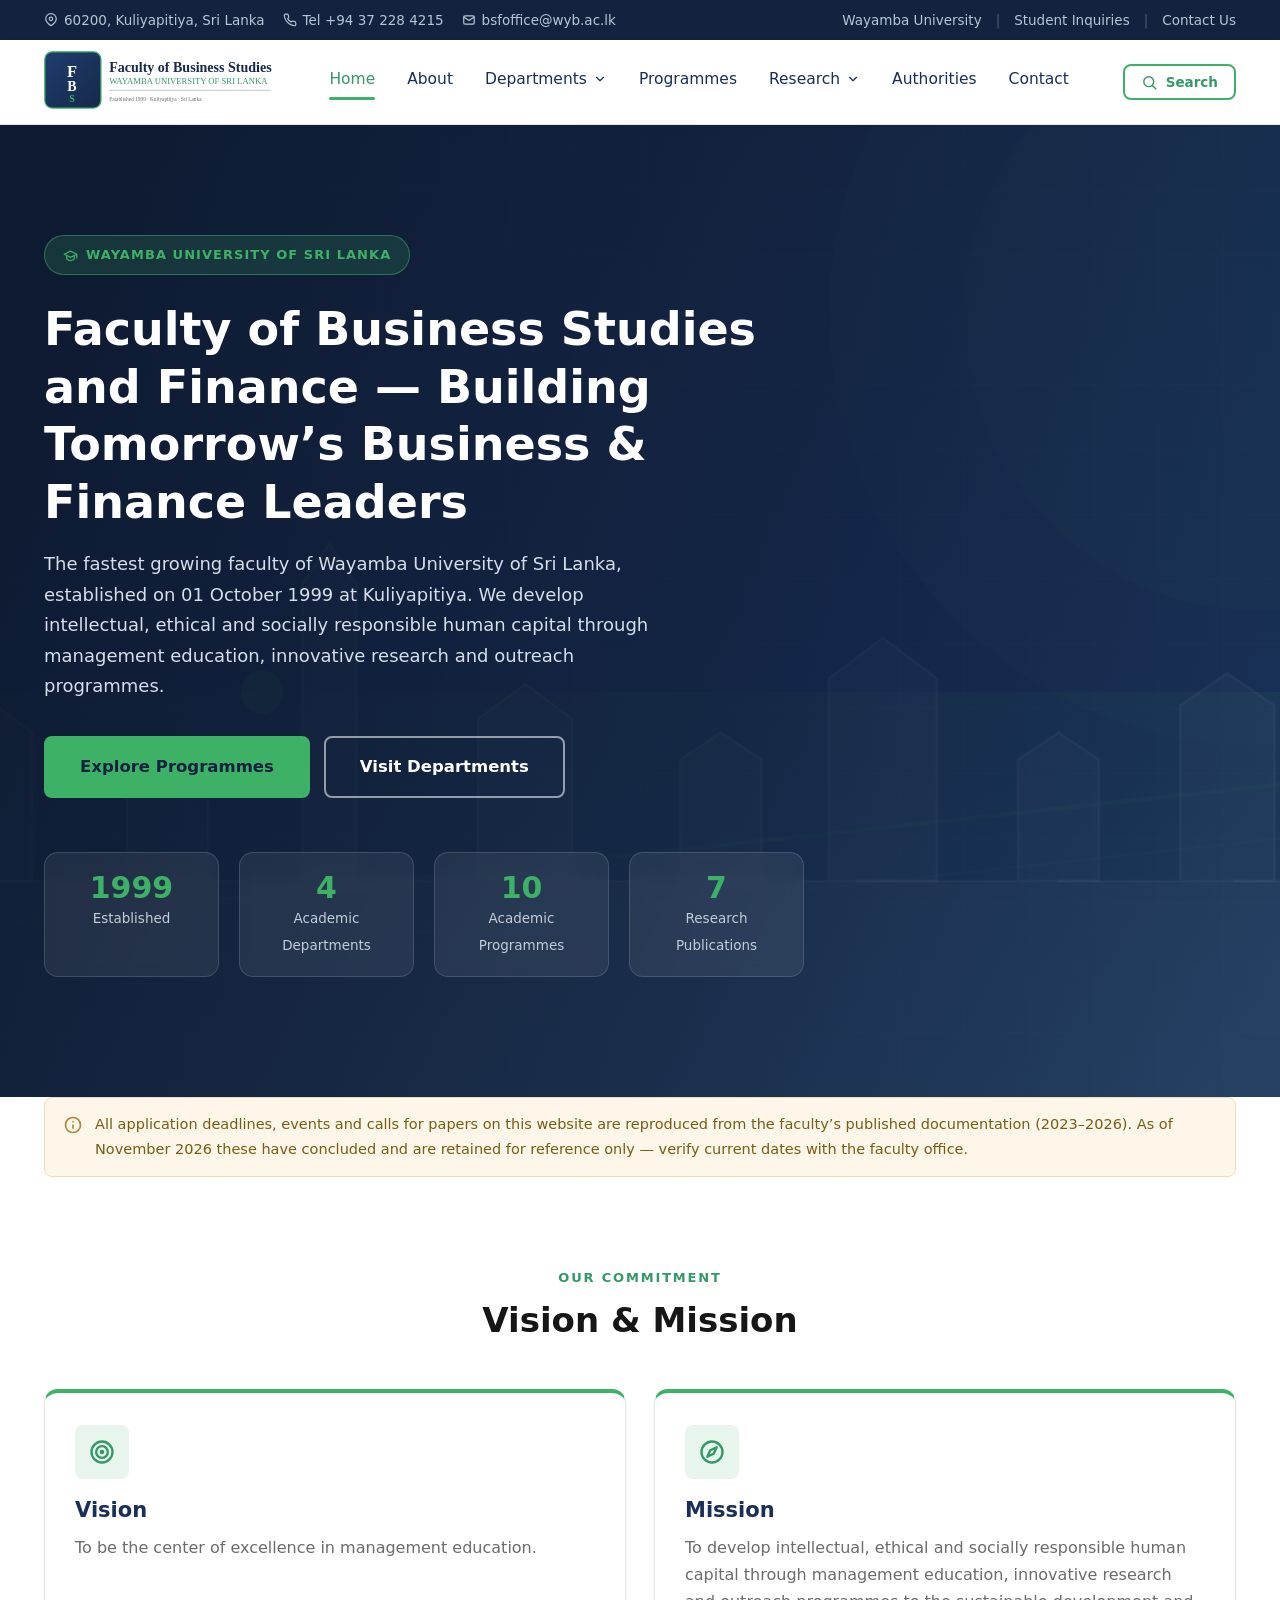
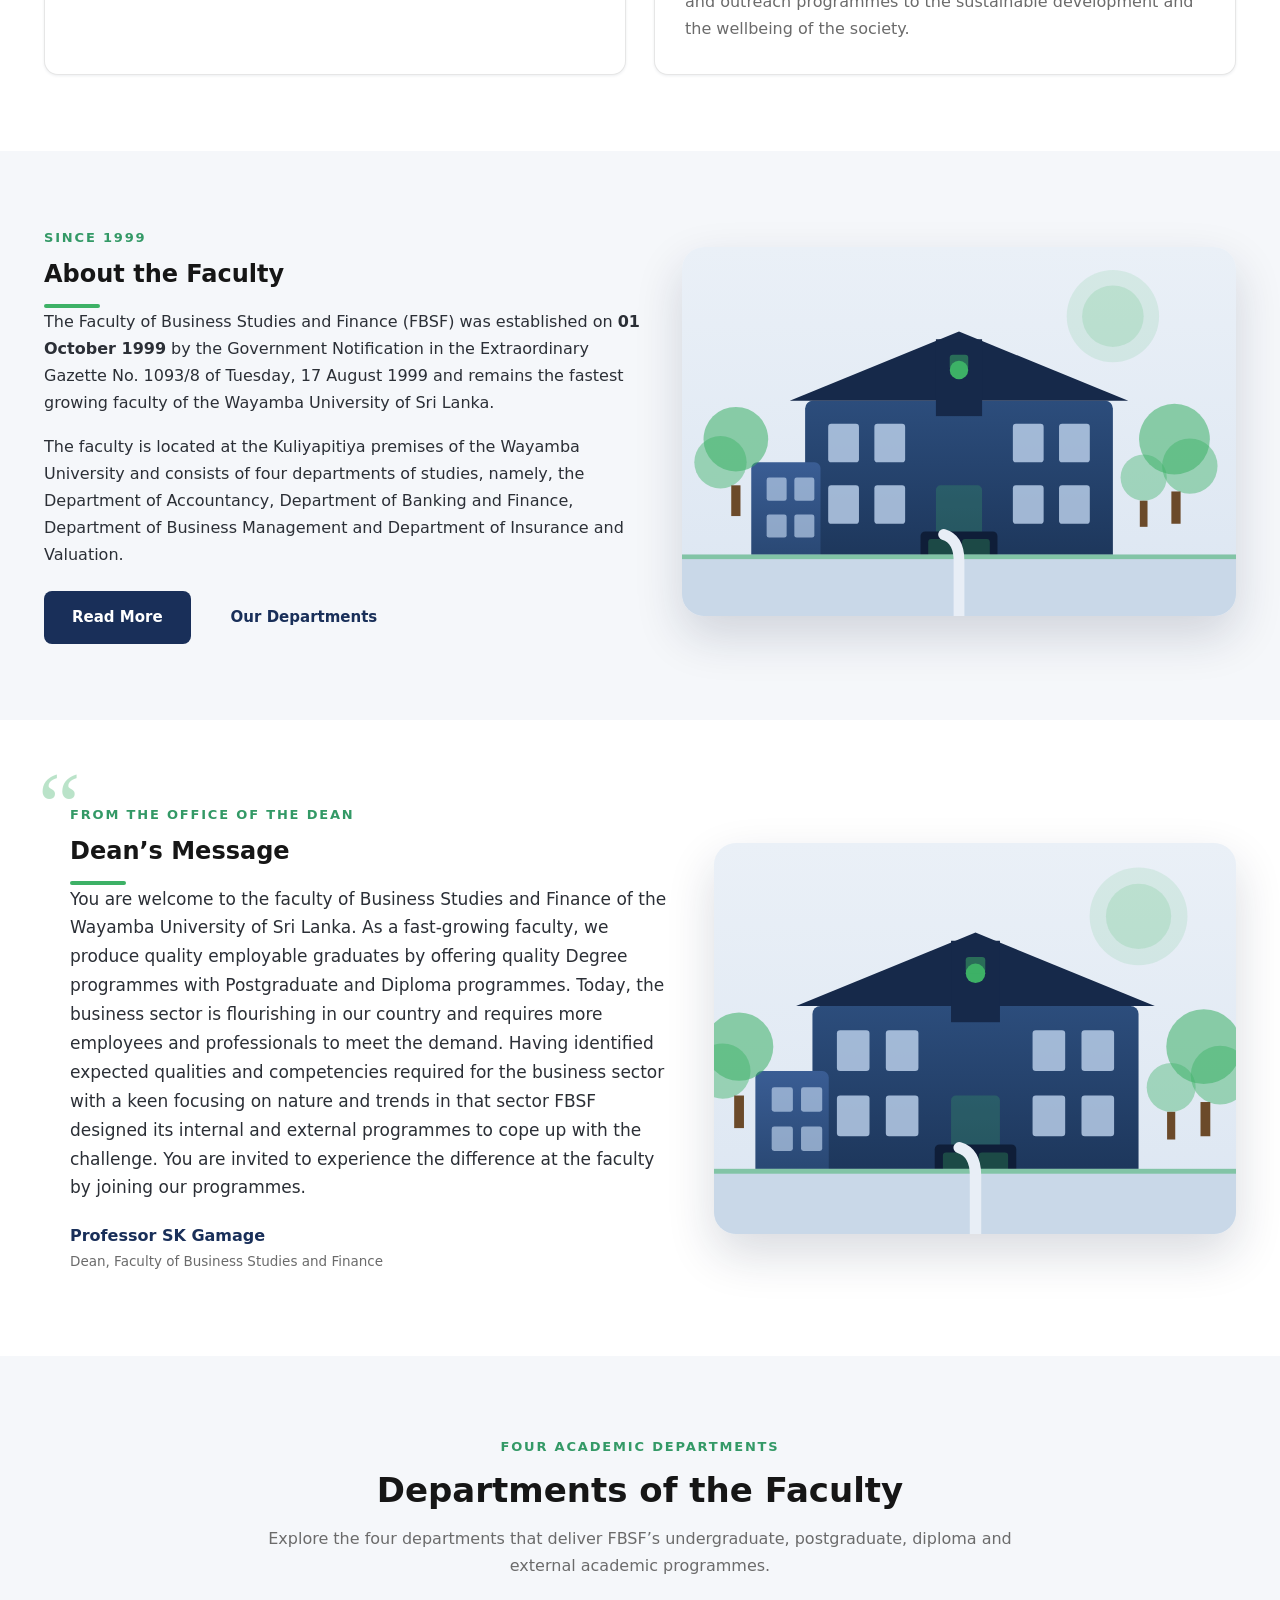
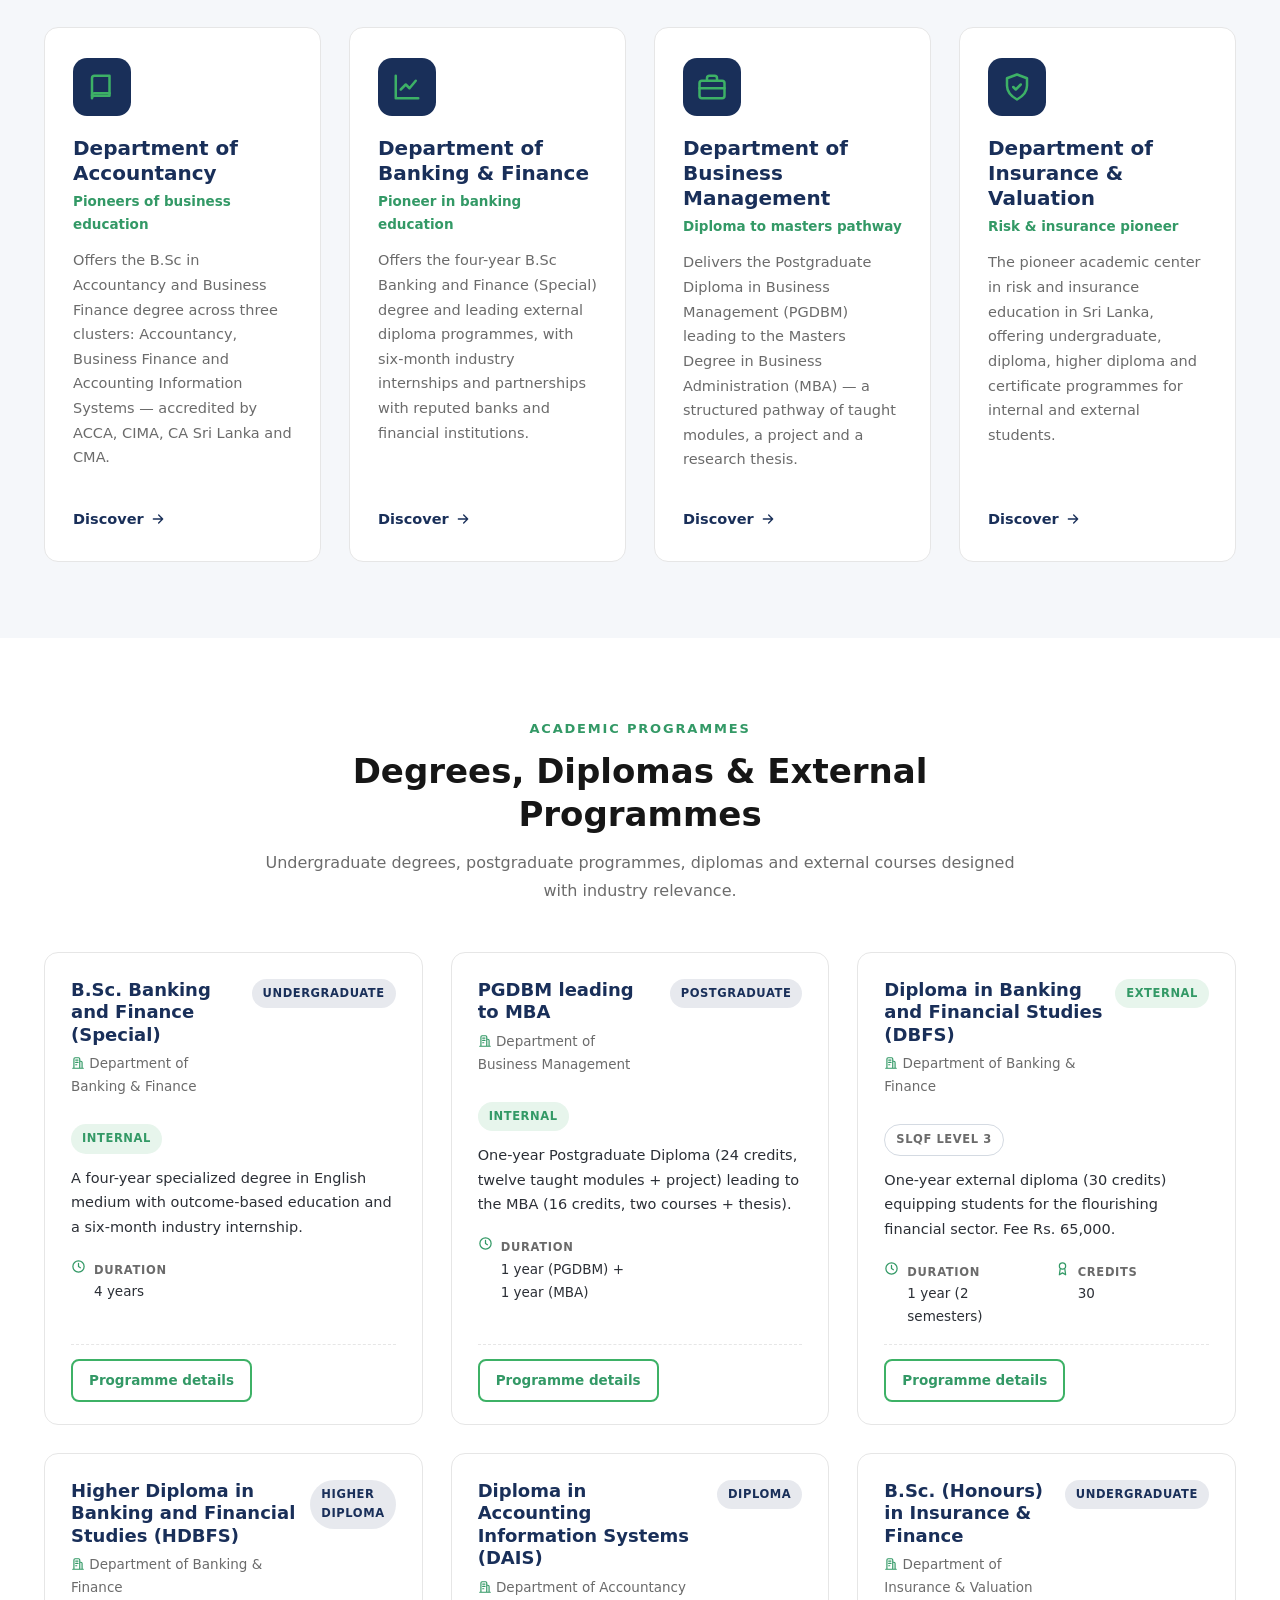
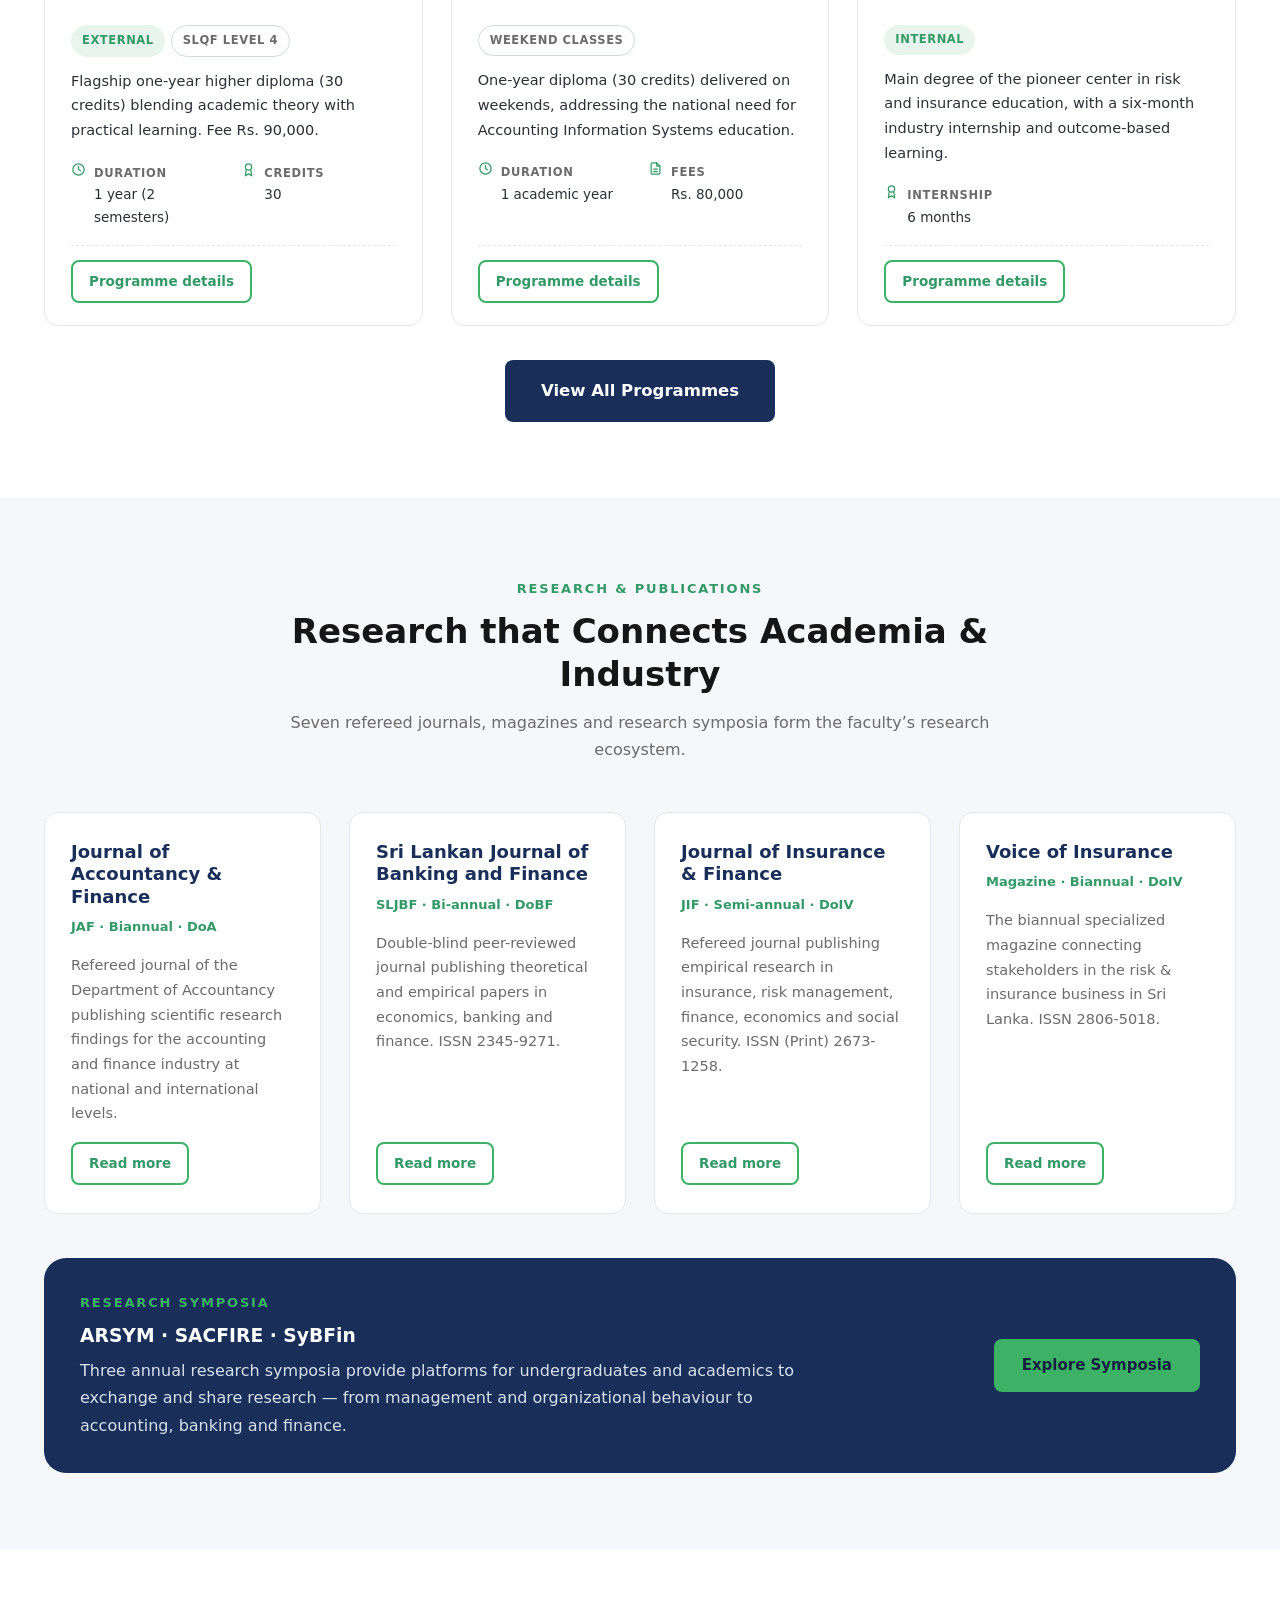
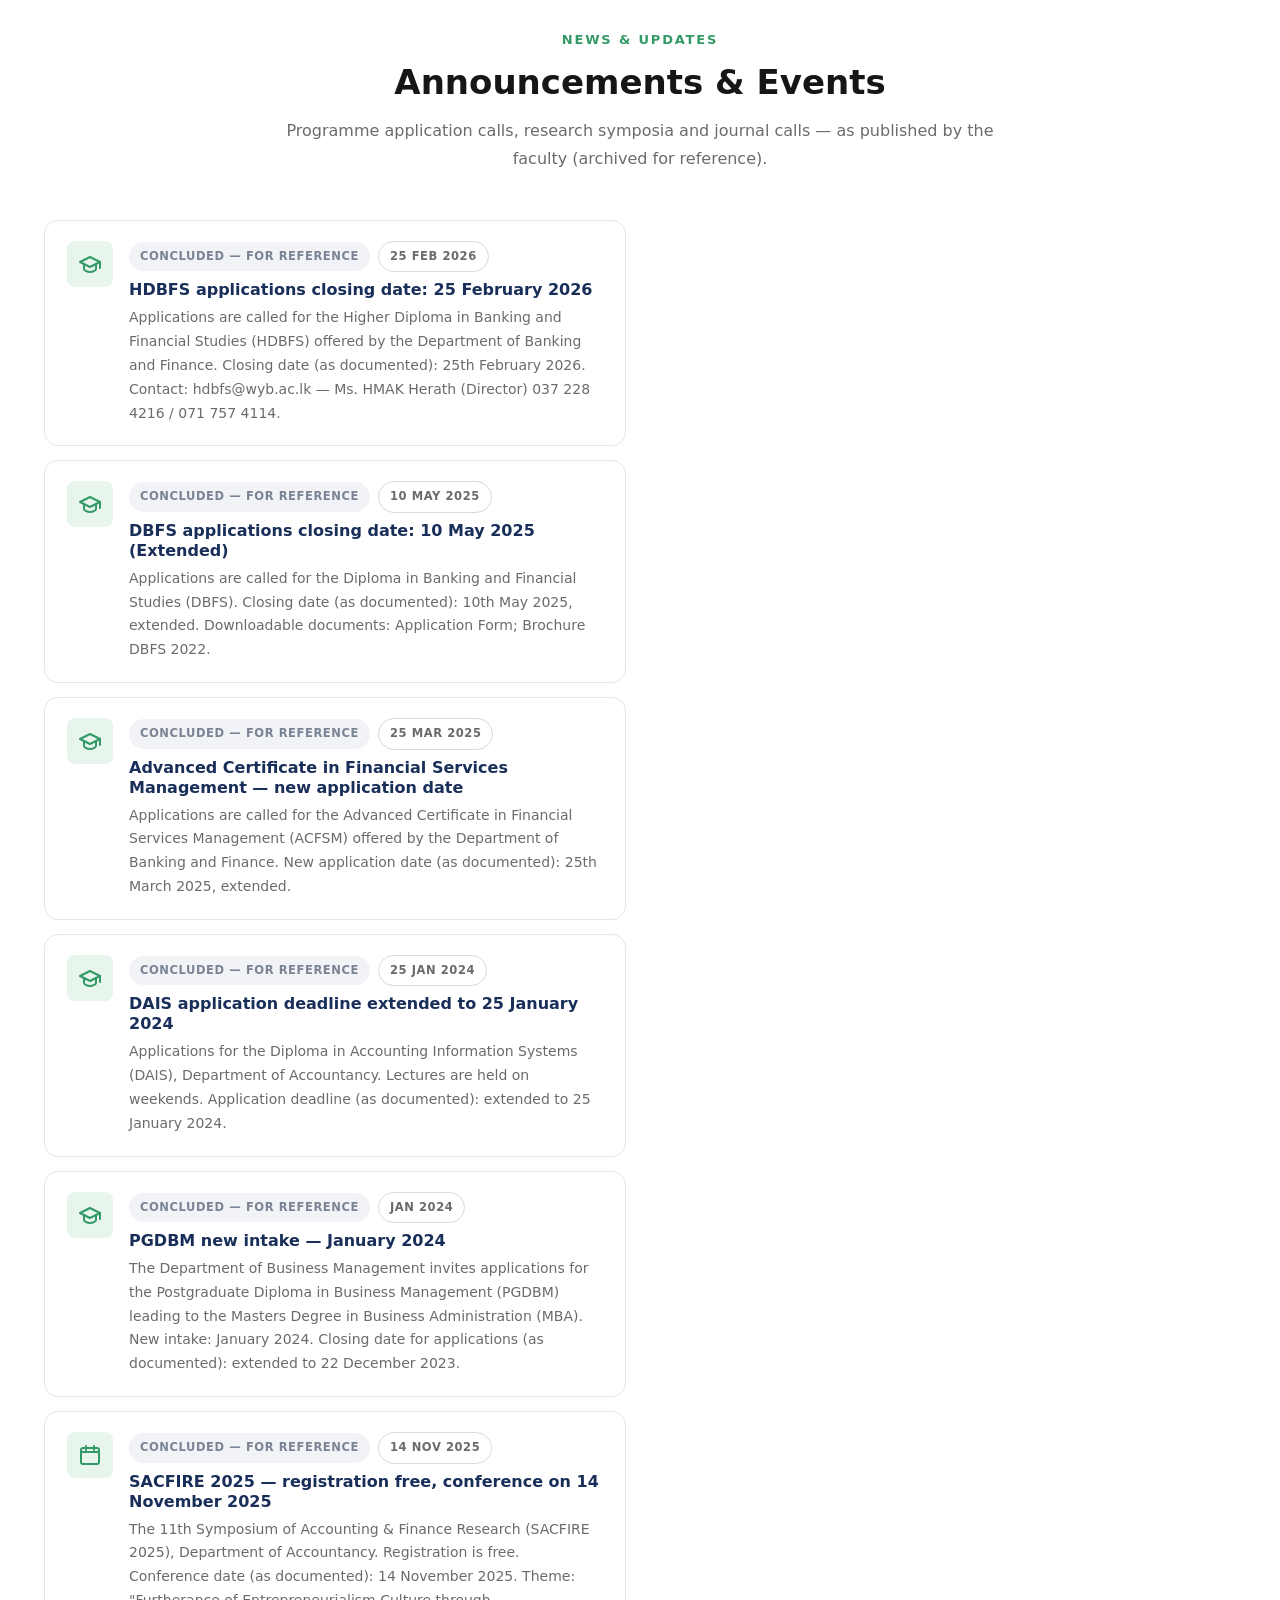
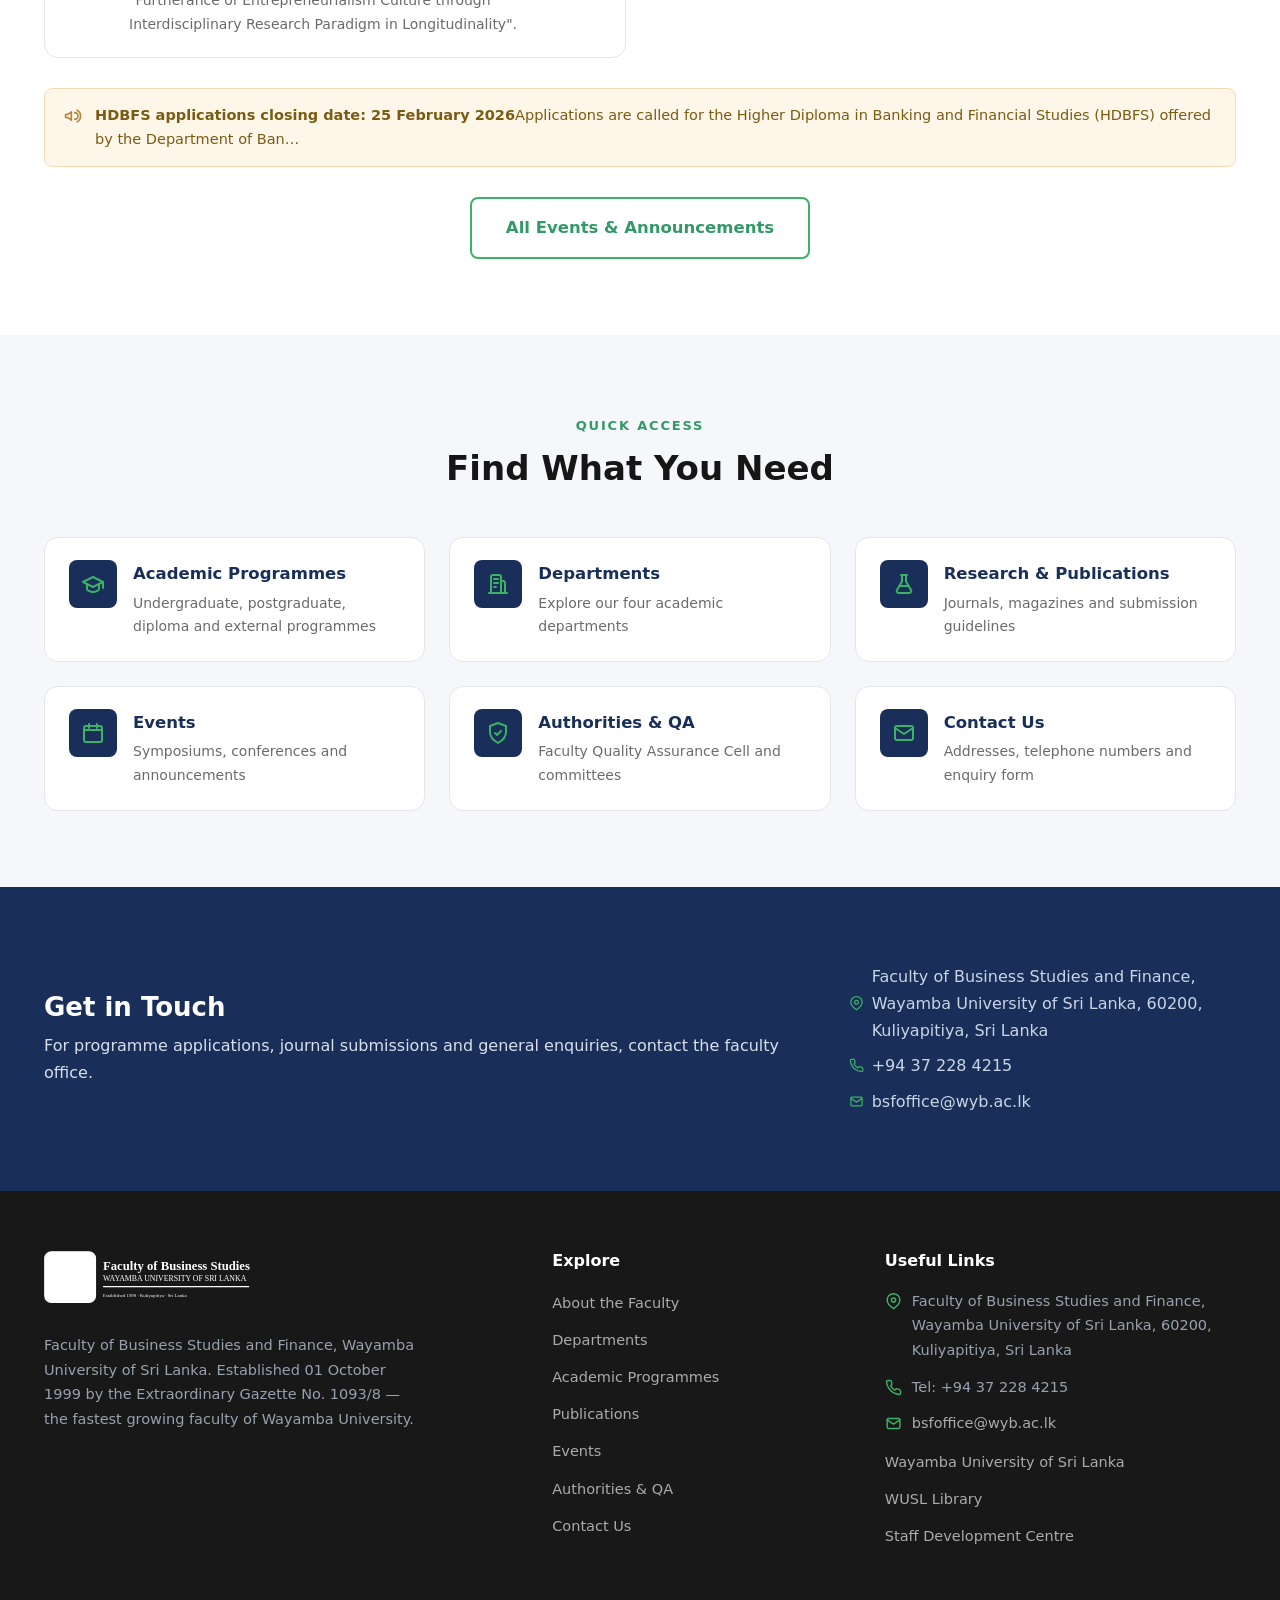
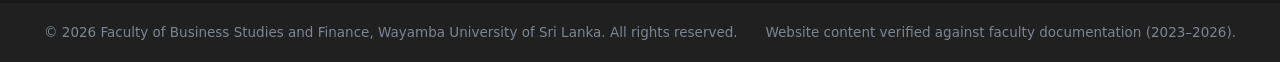
<file: index.html>
<!DOCTYPE html>
<html lang="en">
<head>
  <meta charset="UTF-8">
  <meta name="viewport" content="width=device-width, initial-scale=1.0">
  <title>Faculty of Business Studies and Finance — Wayamba University of Sri Lanka</title>
  <meta name="description" content="Official information portal of the Faculty of Business Studies and Finance (FBSF), Wayamba University of Sri Lanka — departments, academic programmes, research, publications, events and contacts.">
  <link rel="icon" type="image/svg+xml" href="assets/images/favicon.svg">
  <link rel="stylesheet" href="css/style.css">
  <link rel="stylesheet" href="css/components.css">
  <link rel="stylesheet" href="css/responsive.css">
</head>
<body>

  <!-- ============================ TOP BAR ============================ -->
  <div class="topbar">
    <div class="container">
      <div class="topbar-contact">
        <span><svg class="icon" style="width:14px;height:14px"><use href="assets/icons/icons.svg#icon-location"></use></svg> 60200, Kuliyapitiya, Sri Lanka</span>
        <span><svg class="icon" style="width:14px;height:14px"><use href="assets/icons/icons.svg#icon-phone"></use></svg> Tel +94 37 228 4215</span>
        <span><svg class="icon" style="width:14px;height:14px"><use href="assets/icons/icons.svg#icon-mail"></use></svg> bsfoffice@wyb.ac.lk</span>
      </div>
      <div class="topbar-links">
        <a href="https://wyb.ac.lk/" target="_blank" rel="noopener">Wayamba University</a>
        <span class="topbar-sep">|</span>
        <a href="contact.html">Student Inquiries</a>
        <span class="topbar-sep">|</span>
        <a href="contact.html">Contact Us</a>
      </div>
    </div>
  </div>

  <!-- ============================ HEADER ============================ -->
  <header class="site-header">
    <div class="container header-inner">
      <a class="site-logo" href="index.html" aria-label="FBSF home">
        <img src="assets/images/logo.svg" alt="Faculty of Business Studies and Finance, Wayamba University of Sri Lanka">
      </a>
      <button class="nav-toggle" aria-label="Open menu" aria-expanded="false">
        <svg class="icon"><use href="assets/icons/icons.svg#icon-menu"></use></svg>
      </button>
      <nav class="main-nav" aria-label="Main navigation">
        <ul>
          <li><a href="index.html">Home</a></li>
          <li><a href="about.html">About</a></li>
          <li class="nav-dropdown">
            <a class="nav-dropdown-toggle" href="departments.html" aria-haspopup="true">Departments
              <svg class="icon"><use href="assets/icons/icons.svg#icon-chevron-down"></use></svg>
            </a>
            <ul>
              <li><a href="departments/accountancy.html">Department of Accountancy</a></li>
              <li><a href="departments/banking-finance.html">Department of Banking &amp; Finance</a></li>
              <li><a href="departments/business-management.html">Department of Business Management</a></li>
              <li><a href="departments/insurance-valuation.html">Department of Insurance &amp; Valuation</a></li>
              <li><a href="departments.html">All departments</a></li>
            </ul>
          </li>
          <li><a href="programmes.html">Programmes</a></li>
          <li class="nav-dropdown">
            <a class="nav-dropdown-toggle" href="research.html" aria-haspopup="true">Research
              <svg class="icon"><use href="assets/icons/icons.svg#icon-chevron-down"></use></svg>
            </a>
            <ul>
              <li><a href="research.html">Research Portal</a></li>
              <li><a href="publications.html">Publications</a></li>
              <li><a href="events.html">Events &amp; Symposia</a></li>
            </ul>
          </li>
          <li><a href="authorities.html">Authorities</a></li>
          <li><a href="contact.html">Contact</a></li>
        </ul>
      </nav>
      <div class="header-actions">
        <button class="btn btn--outline btn--sm header-search-btn" id="searchButton" aria-label="Search the website">
          <svg class="icon"><use href="assets/icons/icons.svg#icon-search"></use></svg>
          <span class="search-btn-text">Search</span>
        </button>
      </div>
    </div>
  </header>

  <main>
    <!-- ============================ HERO ============================ -->
    <section class="hero">
      <div class="container">
        <div class="hero-inner">
          <span class="hero-badge"><svg class="icon" style="width:15px;height:15px"><use href="assets/icons/icons.svg#icon-graduation"></use></svg> Wayamba University of Sri Lanka</span>
          <h1>Faculty of Business Studies and Finance — Building Tomorrow&rsquo;s Business &amp; Finance Leaders</h1>
          <p>The fastest growing faculty of Wayamba University of Sri Lanka, established on 01 October 1999 at Kuliyapitiya. We develop intellectual, ethical and socially responsible human capital through management education, innovative research and outreach programmes.</p>
          <div class="hero-actions">
            <a class="btn btn--primary btn--lg" href="programmes.html">Explore Programmes</a>
            <a class="btn btn--outline-white btn--lg" href="departments.html">Visit Departments</a>
          </div>
          <div class="hero-stats">
            <div class="hero-stat"><strong data-count="1999">—</strong><span>Established</span></div>
            <div class="hero-stat"><strong data-count="4">—</strong><span>Academic Departments</span></div>
            <div class="hero-stat"><strong data-count="10">—</strong><span>Academic Programmes</span></div>
            <div class="hero-stat"><strong data-count="7">—</strong><span>Research Publications</span></div>
          </div>
        </div>
      </div>
    </section>

    <!-- ============================ NOTICE ============================ -->
    <section style="padding:0 0 10px">
      <div class="container">
        <div class="notice">
          <svg class="icon"><use href="assets/icons/icons.svg#icon-info"></use></svg>
          <span>All application deadlines, events and calls for papers on this website are reproduced from the faculty&rsquo;s published documentation (2023–2026). As of November 2026 these have concluded and are retained for reference only — verify current dates with the faculty office.</span>
        </div>
      </div>
    </section>

    <!-- ============================ VISION & MISSION ============================ -->
    <section class="section">
      <div class="container">
        <div class="section-head">
          <span class="eyebrow">Our Commitment</span>
          <h2>Vision &amp; Mission</h2>
        </div>
        <div class="vision-mission">
          <div class="vm-card">
            <div class="icon-wrap"><svg class="icon"><use href="assets/icons/icons.svg#icon-target"></use></svg></div>
            <h3>Vision</h3>
            <p>To be the center of excellence in management education.</p>
          </div>
          <div class="vm-card">
            <div class="icon-wrap"><svg class="icon"><use href="assets/icons/icons.svg#icon-compass"></use></svg></div>
            <h3>Mission</h3>
            <p>To develop intellectual, ethical and socially responsible human capital through management education, innovative research and outreach programmes to the sustainable development and the wellbeing of the society.</p>
          </div>
        </div>
      </div>
    </section>

    <!-- ============================ ABOUT ============================ -->
    <section class="section section--soft">
      <div class="container">
        <div class="grid" style="grid-template-columns:1.1fr 1fr;align-items:center">
          <div>
            <span class="eyebrow-left">Since 1999</span>
            <h2>About the Faculty</h2>
            <div class="divider-green"></div>
            <p>The Faculty of Business Studies and Finance (FBSF) was established on <strong>01 October 1999</strong> by the Government Notification in the Extraordinary Gazette No. 1093/8 of Tuesday, 17 August 1999 and remains the fastest growing faculty of the Wayamba University of Sri Lanka.</p>
            <p>The faculty is located at the Kuliyapitiya premises of the Wayamba University and consists of four departments of studies, namely, the Department of Accountancy, Department of Banking and Finance, Department of Business Management and Department of Insurance and Valuation.</p>
            <div style="display:flex;gap:12px;flex-wrap:wrap;margin-top:22px">
              <a class="btn btn--navy" href="about.html">Read More</a>
              <a class="btn btn--ghost" href="departments.html">Our Departments</a>
            </div>
          </div>
          <div style="position:relative">
            <img src="assets/images/campus-art.svg" alt="FBSF campus illustration" style="width:100%;border-radius:22px;box-shadow:0 20px 48px rgba(18,34,63,.16)">
          </div>
        </div>
      </div>
    </section>

    <!-- ============================ DEANS MESSAGE ============================ -->
    <section class="section">
      <div class="container">
        <div class="dean-message">
          <div class="dean-quote">
            <span class="eyebrow-left">From the Office of the Dean</span>
            <h2>Dean&rsquo;s Message</h2>
            <div class="divider-green"></div>
            <p>You are welcome to the faculty of Business Studies and Finance of the Wayamba University of Sri Lanka. As a fast-growing faculty, we produce quality employable graduates by offering quality Degree programmes with Postgraduate and Diploma programmes. Today, the business sector is flourishing in our country and requires more employees and professionals to meet the demand. Having identified expected qualities and competencies required for the business sector with a keen focusing on nature and trends in that sector FBSF designed its internal and external programmes to cope up with the challenge. You are invited to experience the difference at the faculty by joining our programmes.</p>
            <div class="dean-sign">Professor SK Gamage<small>Dean, Faculty of Business Studies and Finance</small></div>
          </div>
          <div class="dean-portrait">
            <img src="assets/images/campus-art.svg" alt="FBSF campus" style="aspect-ratio:4/3;width:100%;display:block;object-fit:cover">
          </div>
        </div>
      </div>
    </section>

    <!-- ============================ DEPARTMENTS ============================ -->
    <section class="section section--soft">
      <div class="container">
        <div class="section-head">
          <span class="eyebrow">Four Academic Departments</span>
          <h2>Departments of the Faculty</h2>
          <p>Explore the four departments that deliver FBSF&rsquo;s undergraduate, postgraduate, diploma and external academic programmes.</p>
        </div>
        <div class="grid" style="grid-template-columns:repeat(4,1fr)">
          <article class="dept-card">
            <div class="icon-box"><svg class="icon"><use href="assets/icons/icons.svg#icon-book"></use></svg></div>
            <h3>Department of Accountancy</h3>
            <div class="tagline">Pioneers of business education</div>
            <p>Offers the B.Sc in Accountancy and Business Finance degree across three clusters: Accountancy, Business Finance and Accounting Information Systems — accredited by ACCA, CIMA, CA Sri Lanka and CMA.</p>
            <div class="card-foot">
              <a class="arrow-link" href="departments/accountancy.html">Discover <svg class="icon"><use href="assets/icons/icons.svg#icon-arrow-right"></use></svg></a>
            </div>
          </article>
          <article class="dept-card">
            <div class="icon-box"><svg class="icon"><use href="assets/icons/icons.svg#icon-chart"></use></svg></div>
            <h3>Department of Banking &amp; Finance</h3>
            <div class="tagline">Pioneer in banking education</div>
            <p>Offers the four-year B.Sc Banking and Finance (Special) degree and leading external diploma programmes, with six-month industry internships and partnerships with reputed banks and financial institutions.</p>
            <div class="card-foot">
              <a class="arrow-link" href="departments/banking-finance.html">Discover <svg class="icon"><use href="assets/icons/icons.svg#icon-arrow-right"></use></svg></a>
            </div>
          </article>
          <article class="dept-card">
            <div class="icon-box"><svg class="icon"><use href="assets/icons/icons.svg#icon-briefcase"></use></svg></div>
            <h3>Department of Business Management</h3>
            <div class="tagline">Diploma to masters pathway</div>
            <p>Delivers the Postgraduate Diploma in Business Management (PGDBM) leading to the Masters Degree in Business Administration (MBA) — a structured pathway of taught modules, a project and a research thesis.</p>
            <div class="card-foot">
              <a class="arrow-link" href="departments/business-management.html">Discover <svg class="icon"><use href="assets/icons/icons.svg#icon-arrow-right"></use></svg></a>
            </div>
          </article>
          <article class="dept-card">
            <div class="icon-box"><svg class="icon"><use href="assets/icons/icons.svg#icon-shield"></use></svg></div>
            <h3>Department of Insurance &amp; Valuation</h3>
            <div class="tagline">Risk &amp; insurance pioneer</div>
            <p>The pioneer academic center in risk and insurance education in Sri Lanka, offering undergraduate, diploma, higher diploma and certificate programmes for internal and external students.</p>
            <div class="card-foot">
              <a class="arrow-link" href="departments/insurance-valuation.html">Discover <svg class="icon"><use href="assets/icons/icons.svg#icon-arrow-right"></use></svg></a>
            </div>
          </article>
        </div>
      </div>
    </section>

    <!-- ============================ PROGRAMMES ============================ -->
    <section class="section">
      <div class="container">
        <div class="section-head">
          <span class="eyebrow">Academic Programmes</span>
          <h2>Degrees, Diplomas &amp; External Programmes</h2>
          <p>Undergraduate degrees, postgraduate programmes, diplomas and external courses designed with industry relevance.</p>
        </div>
        <div class="grid" style="grid-template-columns:repeat(3,1fr)">
          <article class="programme-card">
            <div class="prog-head">
              <div><h3>B.Sc. Banking and Finance (Special)</h3>
                <div class="prog-dept"><svg class="icon" style="width:14px;height:14px;display:inline;vertical-align:-2px;color:#339966"><use href="assets/icons/icons.svg#icon-building"></use></svg> Department of Banking &amp; Finance</div>
              </div>
              <span class="badge badge--navy">Undergraduate</span>
            </div>
            <div class="prog-tags"><span class="badge badge--green">Internal</span></div>
            <p class="prog-summary">A four-year specialized degree in English medium with outcome-based education and a six-month industry internship.</p>
            <div class="prog-meta">
              <div class="prog-meta-item"><svg class="icon"><use href="assets/icons/icons.svg#icon-clock"></use></svg><span><strong>Duration</strong>4 years</span></div>
            </div>
            <div class="card-foot">
              <a class="btn btn--outline btn--sm" href="programmes.html#bsc-banking-finance">Programme details</a>
            </div>
          </article>
          <article class="programme-card">
            <div class="prog-head">
              <div><h3>PGDBM leading to MBA</h3>
                <div class="prog-dept"><svg class="icon" style="width:14px;height:14px;display:inline;vertical-align:-2px;color:#339966"><use href="assets/icons/icons.svg#icon-building"></use></svg> Department of Business Management</div>
              </div>
              <span class="badge badge--navy">Postgraduate</span>
            </div>
            <div class="prog-tags"><span class="badge badge--green">Internal</span></div>
            <p class="prog-summary">One-year Postgraduate Diploma (24 credits, twelve taught modules + project) leading to the MBA (16 credits, two courses + thesis).</p>
            <div class="prog-meta">
              <div class="prog-meta-item"><svg class="icon"><use href="assets/icons/icons.svg#icon-clock"></use></svg><span><strong>Duration</strong>1 year (PGDBM) + 1 year (MBA)</span></div>
            </div>
            <div class="card-foot">
              <a class="btn btn--outline btn--sm" href="programmes.html#pgdbm">Programme details</a>
            </div>
          </article>
          <article class="programme-card">
            <div class="prog-head">
              <div><h3>Diploma in Banking and Financial Studies (DBFS)</h3>
                <div class="prog-dept"><svg class="icon" style="width:14px;height:14px;display:inline;vertical-align:-2px;color:#339966"><use href="assets/icons/icons.svg#icon-building"></use></svg> Department of Banking &amp; Finance</div>
              </div>
              <span class="badge badge--green">External</span>
            </div>
            <div class="prog-tags"><span class="badge badge--outline">SLQF Level 3</span></div>
            <p class="prog-summary">One-year external diploma (30 credits) equipping students for the flourishing financial sector. Fee Rs. 65,000.</p>
            <div class="prog-meta">
              <div class="prog-meta-item"><svg class="icon"><use href="assets/icons/icons.svg#icon-clock"></use></svg><span><strong>Duration</strong>1 year (2 semesters)</span></div>
              <div class="prog-meta-item"><svg class="icon"><use href="assets/icons/icons.svg#icon-award"></use></svg><span><strong>Credits</strong>30</span></div>
            </div>
            <div class="card-foot">
              <a class="btn btn--outline btn--sm" href="programmes.html#dbfs">Programme details</a>
            </div>
          </article>
          <article class="programme-card">
            <div class="prog-head">
              <div><h3>Higher Diploma in Banking and Financial Studies (HDBFS)</h3>
                <div class="prog-dept"><svg class="icon" style="width:14px;height:14px;display:inline;vertical-align:-2px;color:#339966"><use href="assets/icons/icons.svg#icon-building"></use></svg> Department of Banking &amp; Finance</div>
              </div>
              <span class="badge badge--navy">Higher Diploma</span>
            </div>
            <div class="prog-tags"><span class="badge badge--green">External</span><span class="badge badge--outline">SLQF Level 4</span></div>
            <p class="prog-summary">Flagship one-year higher diploma (30 credits) blending academic theory with practical learning. Fee Rs. 90,000.</p>
            <div class="prog-meta">
              <div class="prog-meta-item"><svg class="icon"><use href="assets/icons/icons.svg#icon-clock"></use></svg><span><strong>Duration</strong>1 year (2 semesters)</span></div>
              <div class="prog-meta-item"><svg class="icon"><use href="assets/icons/icons.svg#icon-award"></use></svg><span><strong>Credits</strong>30</span></div>
            </div>
            <div class="card-foot">
              <a class="btn btn--outline btn--sm" href="programmes.html#hdbfs">Programme details</a>
            </div>
          </article>
          <article class="programme-card">
            <div class="prog-head">
              <div><h3>Diploma in Accounting Information Systems (DAIS)</h3>
                <div class="prog-dept"><svg class="icon" style="width:14px;height:14px;display:inline;vertical-align:-2px;color:#339966"><use href="assets/icons/icons.svg#icon-building"></use></svg> Department of Accountancy</div>
              </div>
              <span class="badge badge--navy">Diploma</span>
            </div>
            <div class="prog-tags"><span class="badge badge--outline">Weekend classes</span></div>
            <p class="prog-summary">One-year diploma (30 credits) delivered on weekends, addressing the national need for Accounting Information Systems education.</p>
            <div class="prog-meta">
              <div class="prog-meta-item"><svg class="icon"><use href="assets/icons/icons.svg#icon-clock"></use></svg><span><strong>Duration</strong>1 academic year</span></div>
              <div class="prog-meta-item"><svg class="icon"><use href="assets/icons/icons.svg#icon-file"></use></svg><span><strong>Fees</strong>Rs. 80,000</span></div>
            </div>
            <div class="card-foot">
              <a class="btn btn--outline btn--sm" href="programmes.html#dais">Programme details</a>
            </div>
          </article>
          <article class="programme-card">
            <div class="prog-head">
              <div><h3>B.Sc. (Honours) in Insurance &amp; Finance</h3>
                <div class="prog-dept"><svg class="icon" style="width:14px;height:14px;display:inline;vertical-align:-2px;color:#339966"><use href="assets/icons/icons.svg#icon-building"></use></svg> Department of Insurance &amp; Valuation</div>
              </div>
              <span class="badge badge--navy">Undergraduate</span>
            </div>
            <div class="prog-tags"><span class="badge badge--green">Internal</span></div>
            <p class="prog-summary">Main degree of the pioneer center in risk and insurance education, with a six-month industry internship and outcome-based learning.</p>
            <div class="prog-meta">
              <div class="prog-meta-item"><svg class="icon"><use href="assets/icons/icons.svg#icon-award"></use></svg><span><strong>Internship</strong>6 months</span></div>
            </div>
            <div class="card-foot">
              <a class="btn btn--outline btn--sm" href="programmes.html#bsc-honours-insurance-finance">Programme details</a>
            </div>
          </article>
        </div>
        <div class="text-center" style="margin-top:34px">
          <a class="btn btn--navy btn--lg" href="programmes.html">View All Programmes</a>
        </div>
      </div>
    </section>

    <!-- ============================ RESEARCH & PUBLICATIONS ============================ -->
    <section class="section section--soft">
      <div class="container">
        <div class="section-head">
          <span class="eyebrow">Research &amp; Publications</span>
          <h2>Research that Connects Academia &amp; Industry</h2>
          <p>Seven refereed journals, magazines and research symposia form the faculty&rsquo;s research ecosystem.</p>
        </div>
        <div class="grid" style="grid-template-columns:repeat(4,1fr)">
          <article class="pub-card">
            <div class="pub-head"><div><h3>Journal of Accountancy &amp; Finance</h3><span class="pub-abbr">JAF · Biannual · DoA</span></div></div>
            <p class="pub-desc">Refereed journal of the Department of Accountancy publishing scientific research findings for the accounting and finance industry at national and international levels.</p>
            <div class="card-foot"><a class="btn btn--outline btn--sm" href="publications.html#pub-JAF">Read more</a></div>
          </article>
          <article class="pub-card">
            <div class="pub-head"><div><h3>Sri Lankan Journal of Banking and Finance</h3><span class="pub-abbr">SLJBF · Bi-annual · DoBF</span></div></div>
            <p class="pub-desc">Double-blind peer-reviewed journal publishing theoretical and empirical papers in economics, banking and finance. ISSN 2345-9271.</p>
            <div class="card-foot"><a class="btn btn--outline btn--sm" href="publications.html#pub-SLJBF">Read more</a></div>
          </article>
          <article class="pub-card">
            <div class="pub-head"><div><h3>Journal of Insurance &amp; Finance</h3><span class="pub-abbr">JIF · Semi-annual · DoIV</span></div></div>
            <p class="pub-desc">Refereed journal publishing empirical research in insurance, risk management, finance, economics and social security. ISSN (Print) 2673-1258.</p>
            <div class="card-foot"><a class="btn btn--outline btn--sm" href="publications.html#pub-JIF">Read more</a></div>
          </article>
          <article class="pub-card">
            <div class="pub-head"><div><h3>Voice of Insurance</h3><span class="pub-abbr">Magazine · Biannual · DoIV</span></div></div>
            <p class="pub-desc">The biannual specialized magazine connecting stakeholders in the risk &amp; insurance business in Sri Lanka. ISSN 2806-5018.</p>
            <div class="card-foot"><a class="btn btn--outline btn--sm" href="publications.html#pub-Voice%20of%20Insurance">Read more</a></div>
          </article>
        </div>

        <div style="margin-top:44px;background:var(--navy);border-radius:22px;padding:34px 36px;color:#d8e0ec">
          <div style="display:grid;grid-template-columns:1fr auto;gap:24px;align-items:center;flex-wrap:wrap">
            <div>
              <span class="eyebrow-left" style="color:var(--green)">Research Symposia</span>
              <h3 style="color:#fff;margin:0">ARSYM · SACFIRE · SyBFin</h3>
              <p style="margin:10px 0 0;max-width:760px">Three annual research symposia provide platforms for undergraduates and academics to exchange and share research — from management and organizational behaviour to accounting, banking and finance.</p>
            </div>
            <a class="btn btn--primary" href="events.html">Explore Symposia</a>
          </div>
        </div>
      </div>
    </section>

    <!-- ============================ EVENTS & ANNOUNCEMENTS ============================ -->
    <section class="section">
      <div class="container">
        <div class="section-head">
          <span class="eyebrow">News &amp; Updates</span>
          <h2>Announcements &amp; Events</h2>
          <p>Programme application calls, research symposia and journal calls — as published by the faculty (archived for reference).</p>
        </div>
        <div class="grid" style="grid-template-columns:repeat(2,1fr)">
          <div id="announcementList" class="grid" style="gap:14px"></div>
        </div>

        <div class="notice" style="margin-top:30px">
          <svg class="icon"><use href="assets/icons/icons.svg#icon-megaphone"></use></svg>
          <span id="latestAnnouncement"></span>
        </div>

        <div class="text-center" style="margin-top:30px">
          <a class="btn btn--outline btn--lg" href="events.html">All Events &amp; Announcements</a>
        </div>
      </div>
    </section>

    <!-- ============================ QUICK ACCESS ============================ -->
    <section class="section section--soft">
      <div class="container">
        <div class="section-head">
          <span class="eyebrow">Quick Access</span>
          <h2>Find What You Need</h2>
        </div>
        <div class="quick-links">
          <a class="quick-link" href="programmes.html">
            <span class="icon-box"><svg class="icon"><use href="assets/icons/icons.svg#icon-graduation"></use></svg></span>
            <span><strong>Academic Programmes</strong><span>Undergraduate, postgraduate, diploma and external programmes</span></span>
          </a>
          <a class="quick-link" href="departments.html">
            <span class="icon-box"><svg class="icon"><use href="assets/icons/icons.svg#icon-building"></use></svg></span>
            <span><strong>Departments</strong><span>Explore our four academic departments</span></span>
          </a>
          <a class="quick-link" href="publications.html">
            <span class="icon-box"><svg class="icon"><use href="assets/icons/icons.svg#icon-flask"></use></svg></span>
            <span><strong>Research &amp; Publications</strong><span>Journals, magazines and submission guidelines</span></span>
          </a>
          <a class="quick-link" href="events.html">
            <span class="icon-box"><svg class="icon"><use href="assets/icons/icons.svg#icon-calendar"></use></svg></span>
            <span><strong>Events</strong><span>Symposiums, conferences and announcements</span></span>
          </a>
          <a class="quick-link" href="authorities.html">
            <span class="icon-box"><svg class="icon"><use href="assets/icons/icons.svg#icon-shield"></use></svg></span>
            <span><strong>Authorities &amp; QA</strong><span>Faculty Quality Assurance Cell and committees</span></span>
          </a>
          <a class="quick-link" href="contact.html">
            <span class="icon-box"><svg class="icon"><use href="assets/icons/icons.svg#icon-mail"></use></svg></span>
            <span><strong>Contact Us</strong><span>Addresses, telephone numbers and enquiry form</span></span>
          </a>
        </div>
      </div>
    </section>

    <!-- ============================ CONTACT STRIP ============================ -->
    <section class="contact-strip section">
      <div class="container">
        <div>
          <h2>Get in Touch</h2>
          <p>For programme applications, journal submissions and general enquiries, contact the faculty office.</p>
        </div>
        <div class="contact-details">
          <span><svg class="icon" style="width:15px;height:15px;color:var(--green)"><use href="assets/icons/icons.svg#icon-location"></use></svg> Faculty of Business Studies and Finance, Wayamba University of Sri Lanka, 60200, Kuliyapitiya, Sri Lanka</span>
          <a href="tel:+94372284215"><svg class="icon" style="width:15px;height:15px;color:var(--green)"><use href="assets/icons/icons.svg#icon-phone"></use></svg> +94 37 228 4215</a>
          <a href="mailto:bsfoffice@wyb.ac.lk"><svg class="icon" style="width:15px;height:15px;color:var(--green)"><use href="assets/icons/icons.svg#icon-mail"></use></svg> bsfoffice@wyb.ac.lk</a>
        </div>
      </div>
    </section>
  </main>

  <!-- ============================ FOOTER ============================ -->
  <footer class="site-footer">
    <div class="container">
      <div class="footer-grid">
        <div class="footer-brand">
          <img src="assets/images/logo.svg" alt="FBSF logo">
          <p>Faculty of Business Studies and Finance, Wayamba University of Sri Lanka. Established 01 October 1999 by the Extraordinary Gazette No. 1093/8 — the fastest growing faculty of Wayamba University.</p>
        </div>
        <div class="footer-col">
          <h4>Explore</h4>
          <ul>
            <li><a href="about.html">About the Faculty</a></li>
            <li><a href="departments.html">Departments</a></li>
            <li><a href="programmes.html">Academic Programmes</a></li>
            <li><a href="publications.html">Publications</a></li>
            <li><a href="events.html">Events</a></li>
            <li><a href="authorities.html">Authorities &amp; QA</a></li>
            <li><a href="contact.html">Contact Us</a></li>
          </ul>
        </div>
        <div class="footer-col">
          <h4>Useful Links</h4>
          <ul class="footer-contact">
            <li><svg class="icon"><use href="assets/icons/icons.svg#icon-location"></use></svg> Faculty of Business Studies and Finance, Wayamba University of Sri Lanka, 60200, Kuliyapitiya, Sri Lanka</li>
            <li><svg class="icon"><use href="assets/icons/icons.svg#icon-phone"></use></svg> Tel: +94 37 228 4215</li>
            <li><svg class="icon"><use href="assets/icons/icons.svg#icon-mail"></use></svg> <a href="mailto:bsfoffice@wyb.ac.lk" style="color:#ababab">bsfoffice@wyb.ac.lk</a></li>
          </ul>
          <ul>
            <li><a href="https://wyb.ac.lk/" target="_blank" rel="noopener">Wayamba University of Sri Lanka</a></li>
            <li><a href="https://libsys.wyb.ac.lk/" target="_blank" rel="noopener">WUSL Library</a></li>
            <li><a href="https://sdc.wyb.ac.lk/wybsdc/" target="_blank" rel="noopener">Staff Development Centre</a></li>
          </ul>
        </div>
      </div>
    </div>
    <div class="footer-copyright">
      <div class="container">
        <span>&copy; <span id="footerYear">2026</span> Faculty of Business Studies and Finance, Wayamba University of Sri Lanka. All rights reserved.</span>
        <span>Website content verified against faculty documentation (2023–2026).</span>
      </div>
    </div>
  </footer>

  <!-- Modals & controls -->
  <div id="searchModalHost"></div>
  <div id="noticeHost"></div>
  <button class="back-to-top" aria-label="Back to top">
    <svg class="icon"><use href="assets/icons/icons.svg#icon-arrow-up"></use></svg>
  </button>

  <script src="js/data.js"></script>
  <script src="js/main.js"></script>
  <script src="js/navigation.js"></script>
  <script src="js/search.js"></script>
  <script src="js/filters.js"></script>
</body>
</html>
</file>
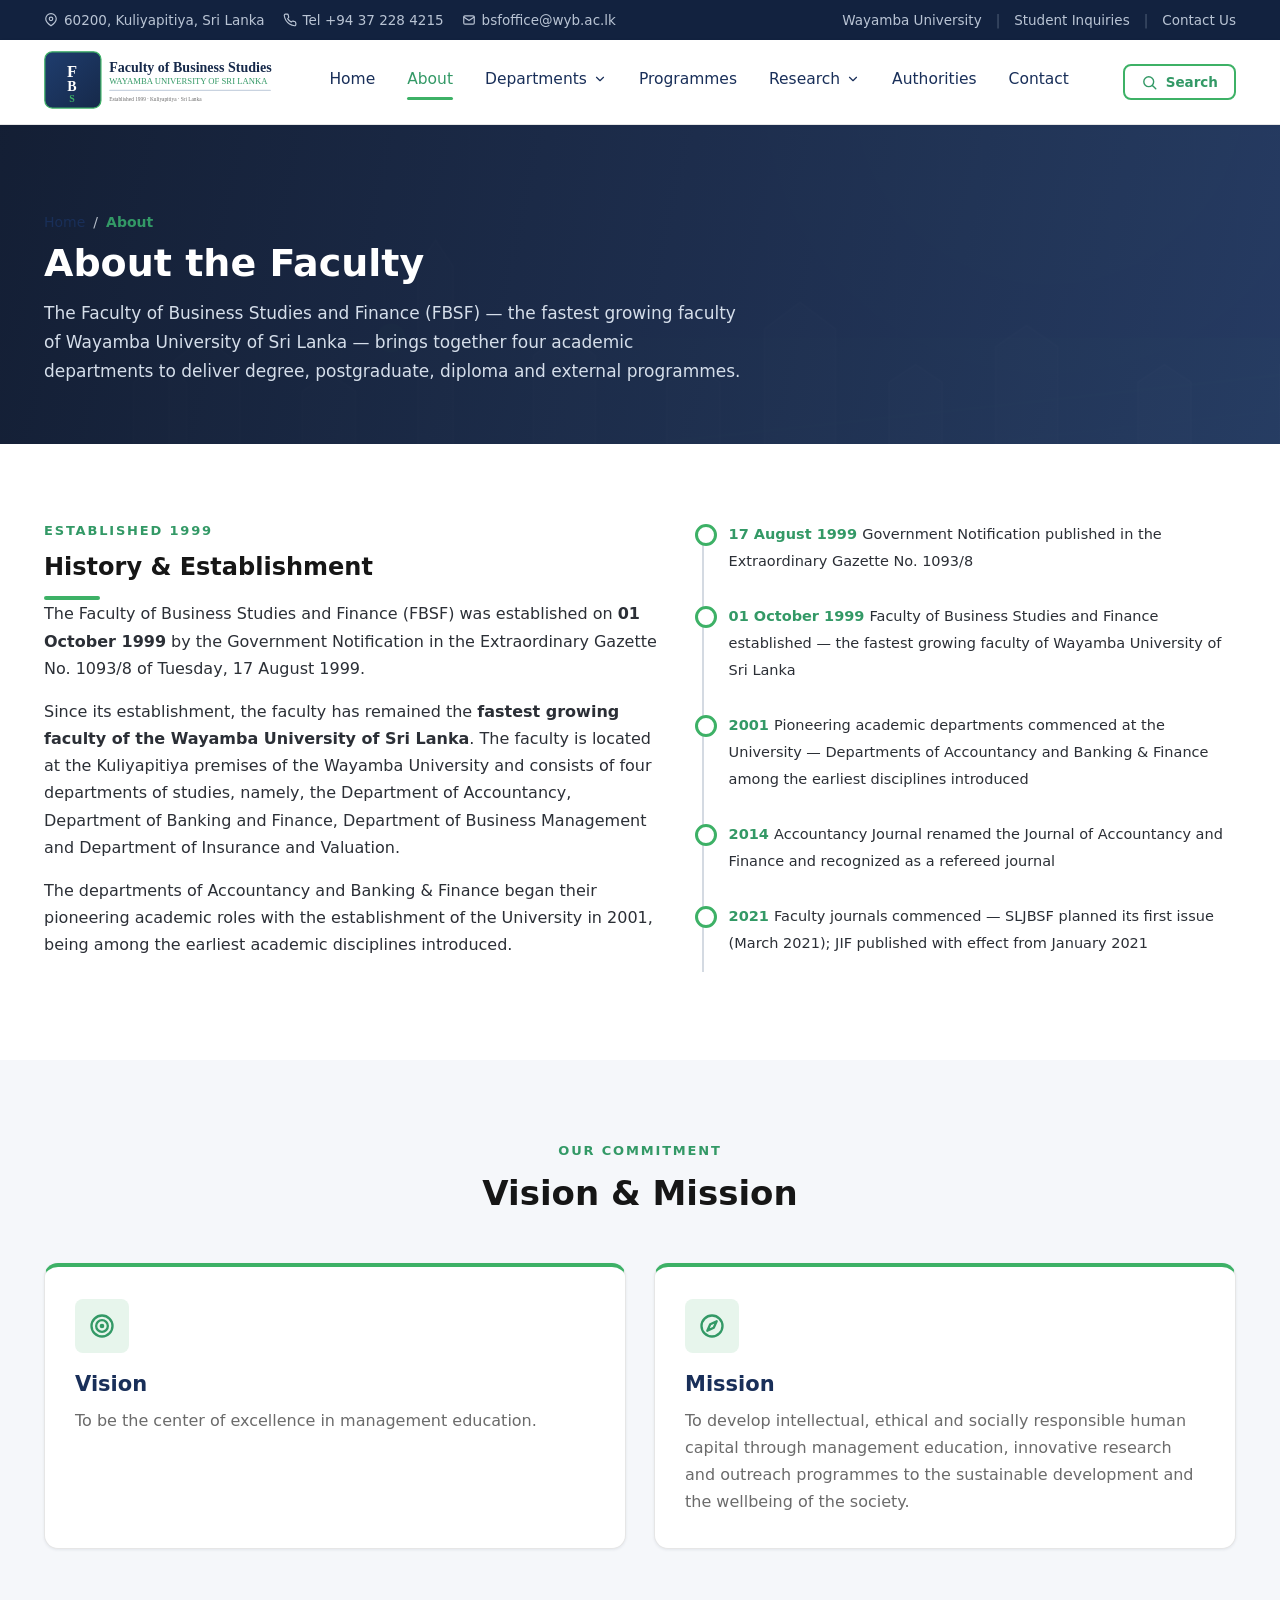
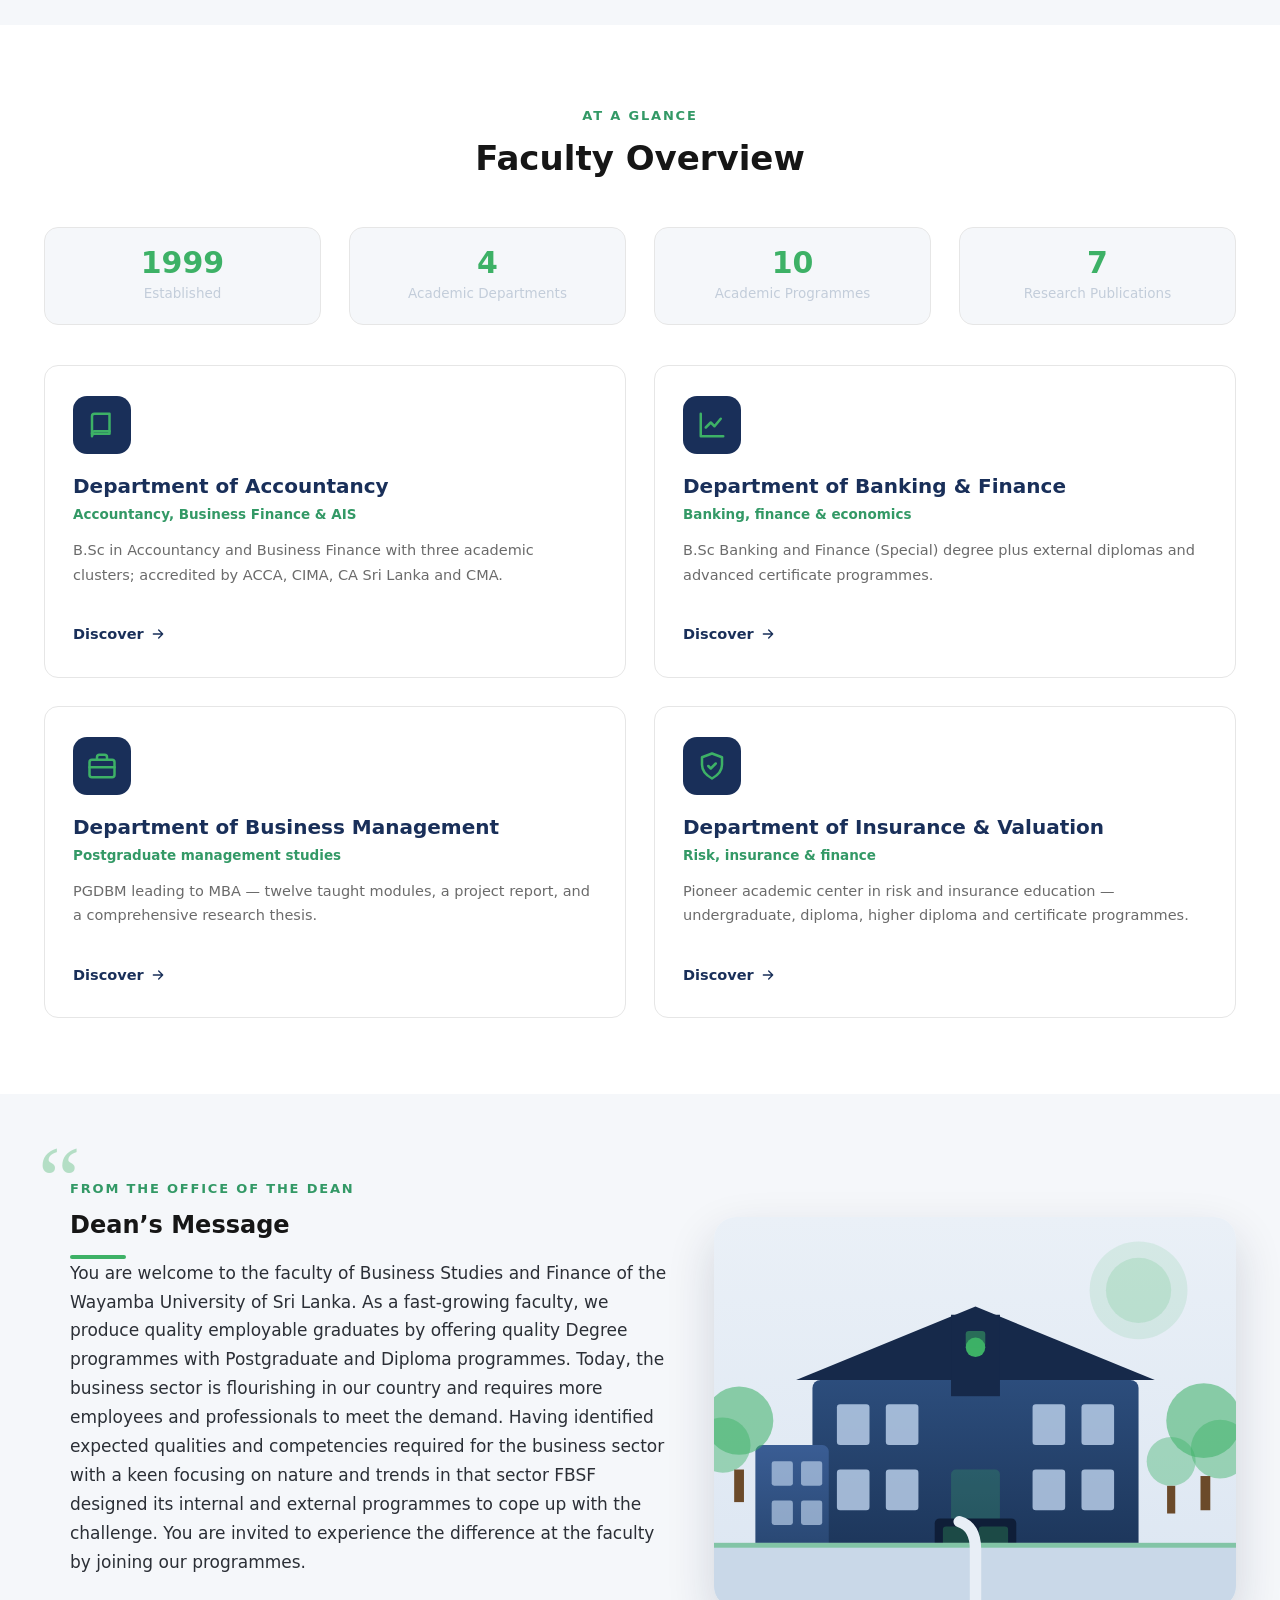
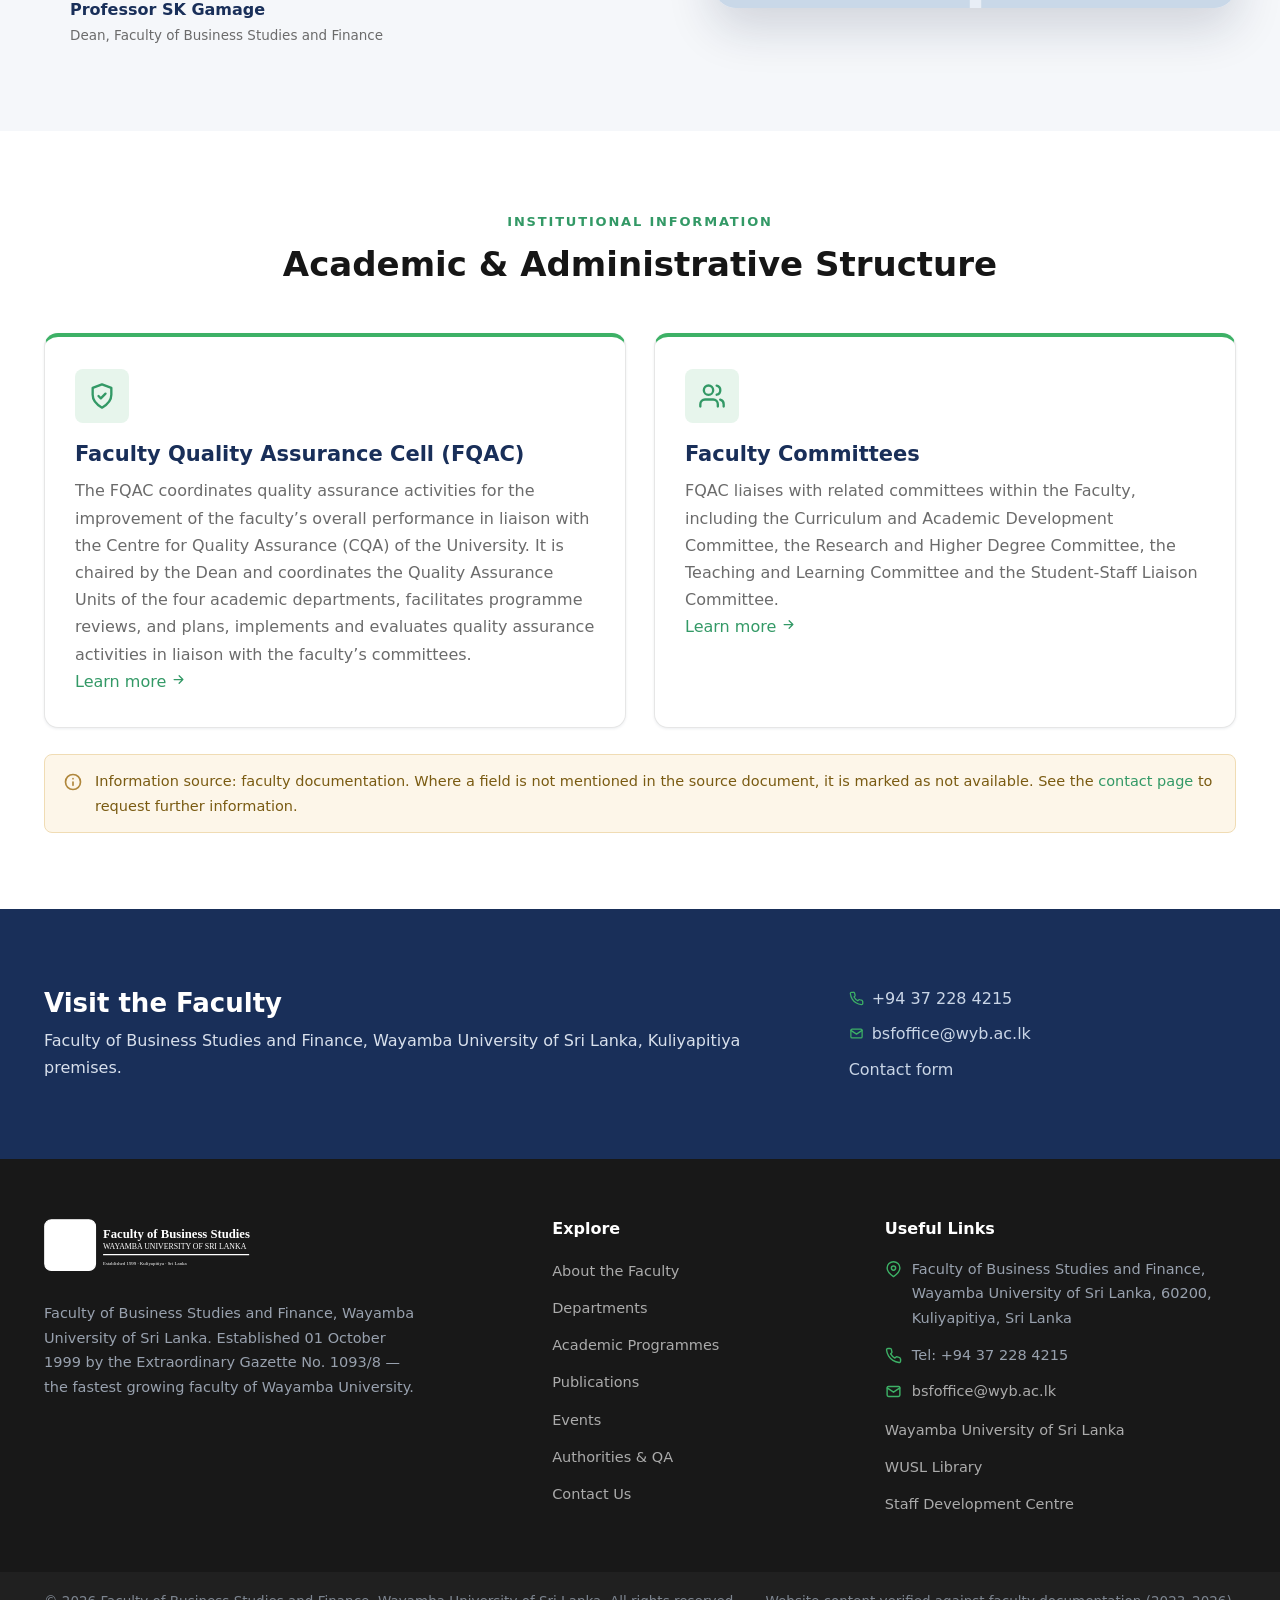
<file: about.html>
<!DOCTYPE html>
<html lang="en">
<head>
  <meta charset="UTF-8">
  <meta name="viewport" content="width=device-width, initial-scale=1.0">
  <title>About the Faculty — FBSF, Wayamba University of Sri Lanka</title>
  <meta name="description" content="History, establishment, vision, mission, faculty overview, Dean's message and institutional information of the Faculty of Business Studies and Finance, Wayamba University of Sri Lanka.">
  <link rel="icon" type="image/svg+xml" href="assets/images/favicon.svg">
  <link rel="stylesheet" href="css/style.css">
  <link rel="stylesheet" href="css/components.css">
  <link rel="stylesheet" href="css/responsive.css">
</head>
<body>

  <div class="topbar">
    <div class="container">
      <div class="topbar-contact">
        <span><svg class="icon" style="width:14px;height:14px"><use href="assets/icons/icons.svg#icon-location"></use></svg> 60200, Kuliyapitiya, Sri Lanka</span>
        <span><svg class="icon" style="width:14px;height:14px"><use href="assets/icons/icons.svg#icon-phone"></use></svg> Tel +94 37 228 4215</span>
        <span><svg class="icon" style="width:14px;height:14px"><use href="assets/icons/icons.svg#icon-mail"></use></svg> bsfoffice@wyb.ac.lk</span>
      </div>
      <div class="topbar-links">
        <a href="https://wyb.ac.lk/" target="_blank" rel="noopener">Wayamba University</a>
        <span class="topbar-sep">|</span>
        <a href="contact.html">Student Inquiries</a>
        <span class="topbar-sep">|</span>
        <a href="contact.html">Contact Us</a>
      </div>
    </div>
  </div>

  <header class="site-header">
    <div class="container header-inner">
      <a class="site-logo" href="index.html" aria-label="FBSF home">
        <img src="assets/images/logo.svg" alt="Faculty of Business Studies and Finance, Wayamba University of Sri Lanka">
      </a>
      <button class="nav-toggle" aria-label="Open menu" aria-expanded="false">
        <svg class="icon"><use href="assets/icons/icons.svg#icon-menu"></use></svg>
      </button>
      <nav class="main-nav" aria-label="Main navigation">
        <ul>
          <li><a href="index.html">Home</a></li>
          <li><a href="about.html">About</a></li>
          <li class="nav-dropdown">
            <a class="nav-dropdown-toggle" href="departments.html" aria-haspopup="true">Departments
              <svg class="icon"><use href="assets/icons/icons.svg#icon-chevron-down"></use></svg>
            </a>
            <ul>
              <li><a href="departments/accountancy.html">Department of Accountancy</a></li>
              <li><a href="departments/banking-finance.html">Department of Banking &amp; Finance</a></li>
              <li><a href="departments/business-management.html">Department of Business Management</a></li>
              <li><a href="departments/insurance-valuation.html">Department of Insurance &amp; Valuation</a></li>
              <li><a href="departments.html">All departments</a></li>
            </ul>
          </li>
          <li><a href="programmes.html">Programmes</a></li>
          <li class="nav-dropdown">
            <a class="nav-dropdown-toggle" href="research.html" aria-haspopup="true">Research
              <svg class="icon"><use href="assets/icons/icons.svg#icon-chevron-down"></use></svg>
            </a>
            <ul>
              <li><a href="research.html">Research Portal</a></li>
              <li><a href="publications.html">Publications</a></li>
              <li><a href="events.html">Events &amp; Symposia</a></li>
            </ul>
          </li>
          <li><a href="authorities.html">Authorities</a></li>
          <li><a href="contact.html">Contact</a></li>
        </ul>
      </nav>
      <div class="header-actions">
        <button class="btn btn--outline btn--sm header-search-btn" id="searchButton" aria-label="Search the website">
          <svg class="icon"><use href="assets/icons/icons.svg#icon-search"></use></svg>
          <span class="search-btn-text">Search</span>
        </button>
      </div>
    </div>
  </header>

  <main>
    <!-- ============================ PAGE HERO ============================ -->
    <section class="page-hero">
      <div class="container">
        <nav class="breadcrumb" aria-label="Breadcrumb">
          <ol>
            <li><a href="index.html">Home</a></li>
            <li class="current">About</li>
          </ol>
        </nav>
        <h1>About the Faculty</h1>
        <p>The Faculty of Business Studies and Finance (FBSF) — the fastest growing faculty of Wayamba University of Sri Lanka — brings together four academic departments to deliver degree, postgraduate, diploma and external programmes.</p>
      </div>
    </section>

    <!-- ============================ HISTORY ============================ -->
    <section class="section">
      <div class="container">
        <div class="grid" style="grid-template-columns:1.15fr 1fr;align-items:start">
          <div>
            <span class="eyebrow-left">Established 1999</span>
            <h2>History &amp; Establishment</h2>
            <div class="divider-green"></div>
            <p>The Faculty of Business Studies and Finance (FBSF) was established on <strong>01 October 1999</strong> by the Government Notification in the Extraordinary Gazette No. 1093/8 of Tuesday, 17 August 1999.</p>
            <p>Since its establishment, the faculty has remained the <strong>fastest growing faculty of the Wayamba University of Sri Lanka</strong>. The faculty is located at the Kuliyapitiya premises of the Wayamba University and consists of four departments of studies, namely, the Department of Accountancy, Department of Banking and Finance, Department of Business Management and Department of Insurance and Valuation.</p>
            <p>The departments of Accountancy and Banking &amp; Finance began their pioneering academic roles with the establishment of the University in 2001, being among the earliest academic disciplines introduced.</p>
          </div>
          <div>
            <ul class="timeline">
              <li>
                <span class="tl-date">17 August 1999</span>
                <span class="tl-label">Government Notification published in the Extraordinary Gazette No. 1093/8</span>
              </li>
              <li>
                <span class="tl-date">01 October 1999</span>
                <span class="tl-label">Faculty of Business Studies and Finance established — the fastest growing faculty of Wayamba University of Sri Lanka</span>
              </li>
              <li>
                <span class="tl-date">2001</span>
                <span class="tl-label">Pioneering academic departments commenced at the University — Departments of Accountancy and Banking &amp; Finance among the earliest disciplines introduced</span>
              </li>
              <li>
                <span class="tl-date">2014</span>
                <span class="tl-label">Accountancy Journal renamed the Journal of Accountancy and Finance and recognized as a refereed journal</span>
              </li>
              <li>
                <span class="tl-date">2021</span>
                <span class="tl-label">Faculty journals commenced — SLJBSF planned its first issue (March 2021); JIF published with effect from January 2021</span>
              </li>
            </ul>
          </div>
        </div>
      </div>
    </section>

    <!-- ============================ VISION & MISSION ============================ -->
    <section class="section section--soft">
      <div class="container">
        <div class="section-head">
          <span class="eyebrow">Our Commitment</span>
          <h2>Vision &amp; Mission</h2>
        </div>
        <div class="vision-mission">
          <div class="vm-card">
            <div class="icon-wrap"><svg class="icon"><use href="assets/icons/icons.svg#icon-target"></use></svg></div>
            <h3>Vision</h3>
            <p>To be the center of excellence in management education.</p>
          </div>
          <div class="vm-card">
            <div class="icon-wrap"><svg class="icon"><use href="assets/icons/icons.svg#icon-compass"></use></svg></div>
            <h3>Mission</h3>
            <p>To develop intellectual, ethical and socially responsible human capital through management education, innovative research and outreach programmes to the sustainable development and the wellbeing of the society.</p>
          </div>
        </div>
      </div>
    </section>

    <!-- ============================ FACULTY OVERVIEW ============================ -->
    <section class="section">
      <div class="container">
        <div class="section-head">
          <span class="eyebrow">At a Glance</span>
          <h2>Faculty Overview</h2>
        </div>
        <div class="grid" style="grid-template-columns:repeat(4,1fr);margin-bottom:40px">
          <div class="hero-stat" style="background:var(--bg-soft);border-color:var(--border)"><strong>1999</strong><span>Established</span></div>
          <div class="hero-stat" style="background:var(--bg-soft);border-color:var(--border)"><strong>4</strong><span>Academic Departments</span></div>
          <div class="hero-stat" style="background:var(--bg-soft);border-color:var(--border)"><strong>10</strong><span>Academic Programmes</span></div>
          <div class="hero-stat" style="background:var(--bg-soft);border-color:var(--border)"><strong>7</strong><span>Research Publications</span></div>
        </div>

        <div class="grid" style="grid-template-columns:repeat(2,1fr)">
          <article class="dept-card">
            <div class="icon-box"><svg class="icon"><use href="assets/icons/icons.svg#icon-book"></use></svg></div>
            <h3>Department of Accountancy</h3>
            <div class="tagline">Accountancy, Business Finance &amp; AIS</div>
            <p>B.Sc in Accountancy and Business Finance with three academic clusters; accredited by ACCA, CIMA, CA Sri Lanka and CMA.</p>
            <div class="card-foot"><a class="arrow-link" href="departments/accountancy.html">Discover <svg class="icon"><use href="assets/icons/icons.svg#icon-arrow-right"></use></svg></a></div>
          </article>
          <article class="dept-card">
            <div class="icon-box"><svg class="icon"><use href="assets/icons/icons.svg#icon-chart"></use></svg></div>
            <h3>Department of Banking &amp; Finance</h3>
            <div class="tagline">Banking, finance &amp; economics</div>
            <p>B.Sc Banking and Finance (Special) degree plus external diplomas and advanced certificate programmes.</p>
            <div class="card-foot"><a class="arrow-link" href="departments/banking-finance.html">Discover <svg class="icon"><use href="assets/icons/icons.svg#icon-arrow-right"></use></svg></a></div>
          </article>
          <article class="dept-card">
            <div class="icon-box"><svg class="icon"><use href="assets/icons/icons.svg#icon-briefcase"></use></svg></div>
            <h3>Department of Business Management</h3>
            <div class="tagline">Postgraduate management studies</div>
            <p>PGDBM leading to MBA — twelve taught modules, a project report, and a comprehensive research thesis.</p>
            <div class="card-foot"><a class="arrow-link" href="departments/business-management.html">Discover <svg class="icon"><use href="assets/icons/icons.svg#icon-arrow-right"></use></svg></a></div>
          </article>
          <article class="dept-card">
            <div class="icon-box"><svg class="icon"><use href="assets/icons/icons.svg#icon-shield"></use></svg></div>
            <h3>Department of Insurance &amp; Valuation</h3>
            <div class="tagline">Risk, insurance &amp; finance</div>
            <p>Pioneer academic center in risk and insurance education — undergraduate, diploma, higher diploma and certificate programmes.</p>
            <div class="card-foot"><a class="arrow-link" href="departments/insurance-valuation.html">Discover <svg class="icon"><use href="assets/icons/icons.svg#icon-arrow-right"></use></svg></a></div>
          </article>
        </div>
      </div>
    </section>

    <!-- ============================ DEANS MESSAGE ============================ -->
    <section class="section section--soft">
      <div class="container">
        <div class="dean-message">
          <div class="dean-quote">
            <span class="eyebrow-left">From the Office of the Dean</span>
            <h2>Dean&rsquo;s Message</h2>
            <div class="divider-green"></div>
            <p>You are welcome to the faculty of Business Studies and Finance of the Wayamba University of Sri Lanka. As a fast-growing faculty, we produce quality employable graduates by offering quality Degree programmes with Postgraduate and Diploma programmes. Today, the business sector is flourishing in our country and requires more employees and professionals to meet the demand. Having identified expected qualities and competencies required for the business sector with a keen focusing on nature and trends in that sector FBSF designed its internal and external programmes to cope up with the challenge. You are invited to experience the difference at the faculty by joining our programmes.</p>
            <div class="dean-sign">Professor SK Gamage<small>Dean, Faculty of Business Studies and Finance</small></div>
          </div>
          <div class="dean-portrait">
            <img src="assets/images/campus-art.svg" alt="FBSF campus" style="aspect-ratio:4/3;width:100%;display:block;object-fit:cover">
          </div>
        </div>
      </div>
    </section>

    <!-- ============================ ACADEMIC & INSTITUTIONAL INFORMATION ============================ -->
    <section class="section">
      <div class="container">
        <div class="section-head">
          <span class="eyebrow">Institutional Information</span>
          <h2>Academic &amp; Administrative Structure</h2>
        </div>
        <div class="grid" style="grid-template-columns:1fr 1fr">
          <div class="vm-card">
            <div class="icon-wrap"><svg class="icon"><use href="assets/icons/icons.svg#icon-shield"></use></svg></div>
            <h3>Faculty Quality Assurance Cell (FQAC)</h3>
            <p>The FQAC coordinates quality assurance activities for the improvement of the faculty&rsquo;s overall performance in liaison with the Centre for Quality Assurance (CQA) of the University. It is chaired by the Dean and coordinates the Quality Assurance Units of the four academic departments, facilitates programme reviews, and plans, implements and evaluates quality assurance activities in liaison with the faculty&rsquo;s committees.</p>
            <a class="arrow-link" href="authorities.html" style="margin-top:8px">Learn more <svg class="icon" style="width:15px;height:15px"><use href="assets/icons/icons.svg#icon-arrow-right"></use></svg></a>
          </div>
          <div class="vm-card">
            <div class="icon-wrap"><svg class="icon"><use href="assets/icons/icons.svg#icon-users"></use></svg></div>
            <h3>Faculty Committees</h3>
            <p>FQAC liaises with related committees within the Faculty, including the Curriculum and Academic Development Committee, the Research and Higher Degree Committee, the Teaching and Learning Committee and the Student-Staff Liaison Committee.</p>
            <a class="arrow-link" href="authorities.html" style="margin-top:8px">Learn more <svg class="icon" style="width:15px;height:15px"><use href="assets/icons/icons.svg#icon-arrow-right"></use></svg></a>
          </div>
        </div>

        <div class="notice" style="margin-top:26px">
          <svg class="icon"><use href="assets/icons/icons.svg#icon-info"></use></svg>
          <span>Information source: faculty documentation. Where a field is not mentioned in the source document, it is marked as not available. See the <a href="contact.html">contact page</a> to request further information.</span>
        </div>
      </div>
    </section>

    <!-- ============================ CONTACT STRIP ============================ -->
    <section class="contact-strip section">
      <div class="container">
        <div>
          <h2>Visit the Faculty</h2>
          <p>Faculty of Business Studies and Finance, Wayamba University of Sri Lanka, Kuliyapitiya premises.</p>
        </div>
        <div class="contact-details">
          <a href="tel:+94372284215"><svg class="icon" style="width:15px;height:15px;color:var(--green)"><use href="assets/icons/icons.svg#icon-phone"></use></svg> +94 37 228 4215</a>
          <a href="mailto:bsfoffice@wyb.ac.lk"><svg class="icon" style="width:15px;height:15px;color:var(--green)"><use href="assets/icons/icons.svg#icon-mail"></use></svg> bsfoffice@wyb.ac.lk</a>
          <a href="contact.html">Contact form</a>
        </div>
      </div>
    </section>
  </main>

  <footer class="site-footer">
    <div class="container">
      <div class="footer-grid">
        <div class="footer-brand">
          <img src="assets/images/logo.svg" alt="FBSF logo">
          <p>Faculty of Business Studies and Finance, Wayamba University of Sri Lanka. Established 01 October 1999 by the Extraordinary Gazette No. 1093/8 — the fastest growing faculty of Wayamba University.</p>
        </div>
        <div class="footer-col">
          <h4>Explore</h4>
          <ul>
            <li><a href="about.html">About the Faculty</a></li>
            <li><a href="departments.html">Departments</a></li>
            <li><a href="programmes.html">Academic Programmes</a></li>
            <li><a href="publications.html">Publications</a></li>
            <li><a href="events.html">Events</a></li>
            <li><a href="authorities.html">Authorities &amp; QA</a></li>
            <li><a href="contact.html">Contact Us</a></li>
          </ul>
        </div>
        <div class="footer-col">
          <h4>Useful Links</h4>
          <ul class="footer-contact">
            <li><svg class="icon"><use href="assets/icons/icons.svg#icon-location"></use></svg> Faculty of Business Studies and Finance, Wayamba University of Sri Lanka, 60200, Kuliyapitiya, Sri Lanka</li>
            <li><svg class="icon"><use href="assets/icons/icons.svg#icon-phone"></use></svg> Tel: +94 37 228 4215</li>
            <li><svg class="icon"><use href="assets/icons/icons.svg#icon-mail"></use></svg> <a href="mailto:bsfoffice@wyb.ac.lk" style="color:#ababab">bsfoffice@wyb.ac.lk</a></li>
          </ul>
          <ul>
            <li><a href="https://wyb.ac.lk/" target="_blank" rel="noopener">Wayamba University of Sri Lanka</a></li>
            <li><a href="https://libsys.wyb.ac.lk/" target="_blank" rel="noopener">WUSL Library</a></li>
            <li><a href="https://sdc.wyb.ac.lk/wybsdc/" target="_blank" rel="noopener">Staff Development Centre</a></li>
          </ul>
        </div>
      </div>
    </div>
    <div class="footer-copyright">
      <div class="container">
        <span>&copy; <span id="footerYear">2026</span> Faculty of Business Studies and Finance, Wayamba University of Sri Lanka. All rights reserved.</span>
        <span>Website content verified against faculty documentation (2023–2026).</span>
      </div>
    </div>
  </footer>

  <div id="searchModalHost"></div>
  <div id="noticeHost"></div>
  <button class="back-to-top" aria-label="Back to top">
    <svg class="icon"><use href="assets/icons/icons.svg#icon-arrow-up"></use></svg>
  </button>

  <script src="js/data.js"></script>
  <script src="js/main.js"></script>
  <script src="js/navigation.js"></script>
  <script src="js/search.js"></script>
  <script src="js/filters.js"></script>
</body>
</html>
</file>
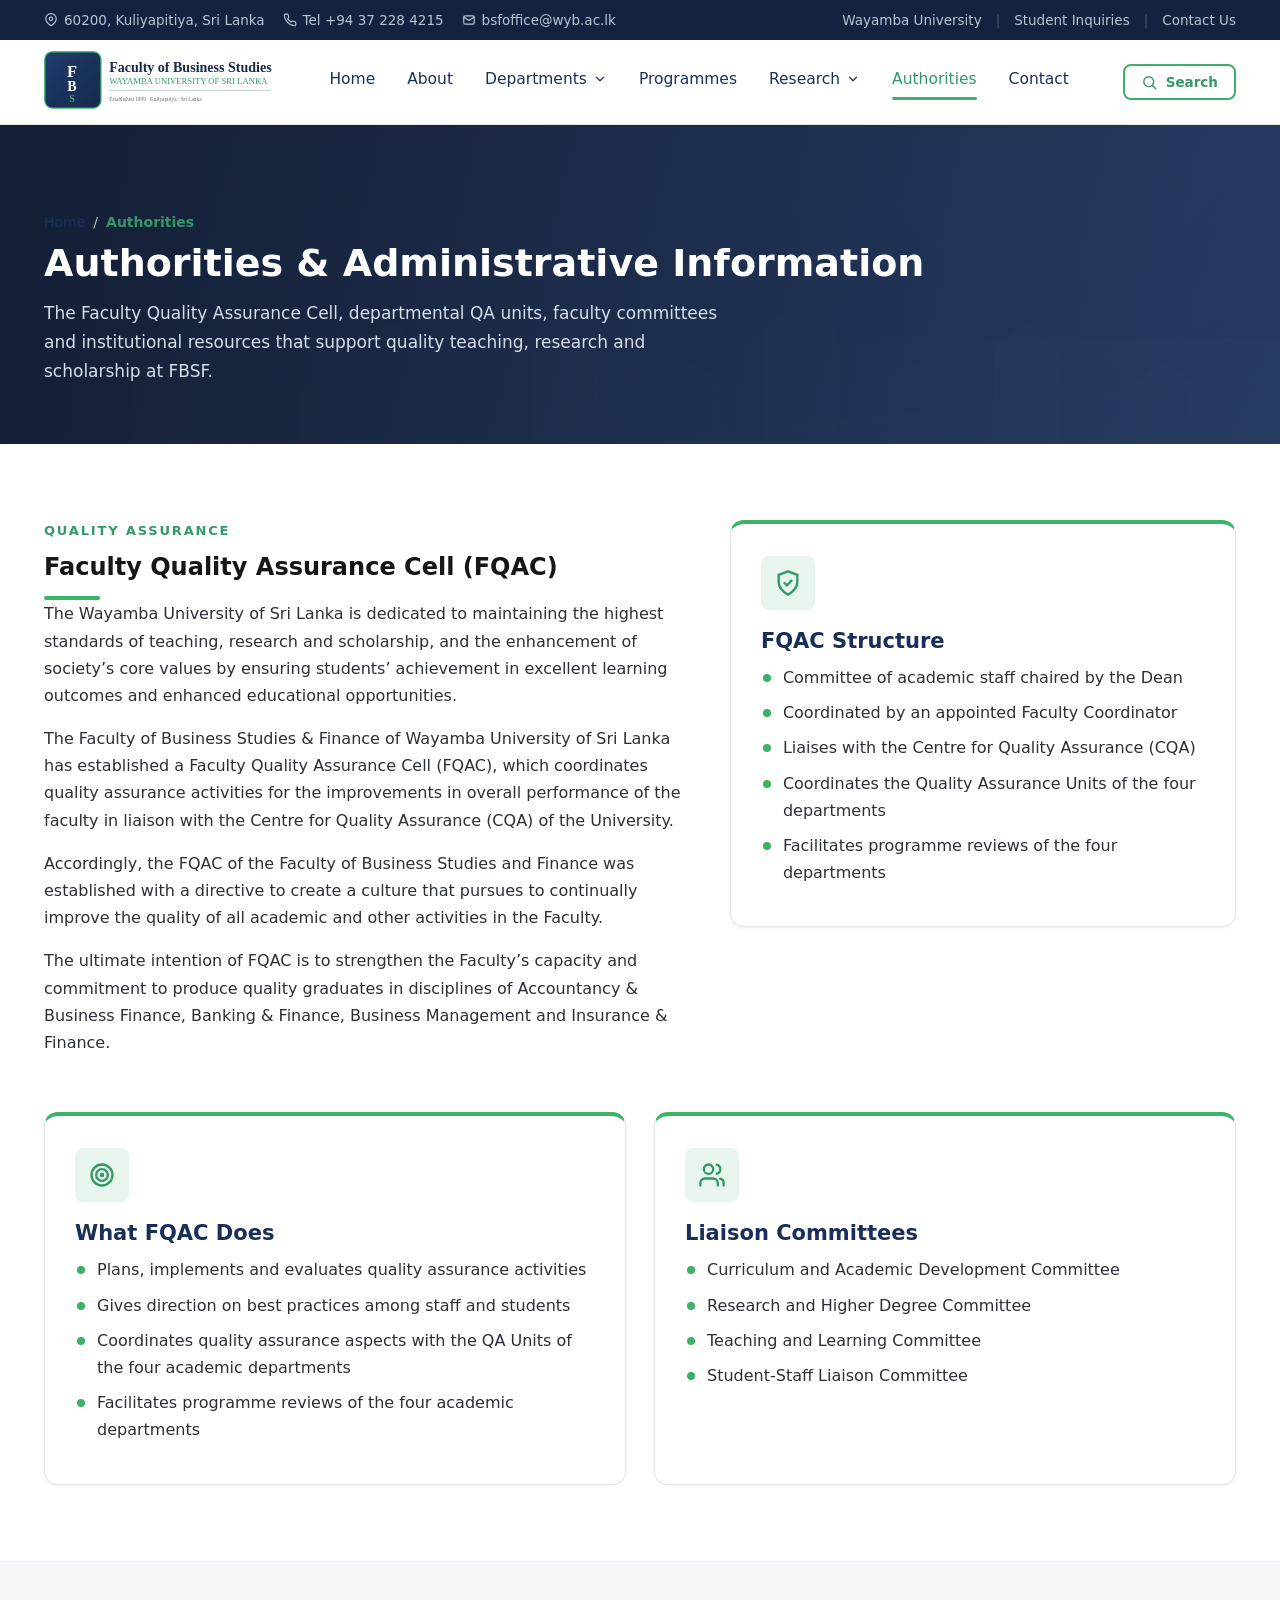
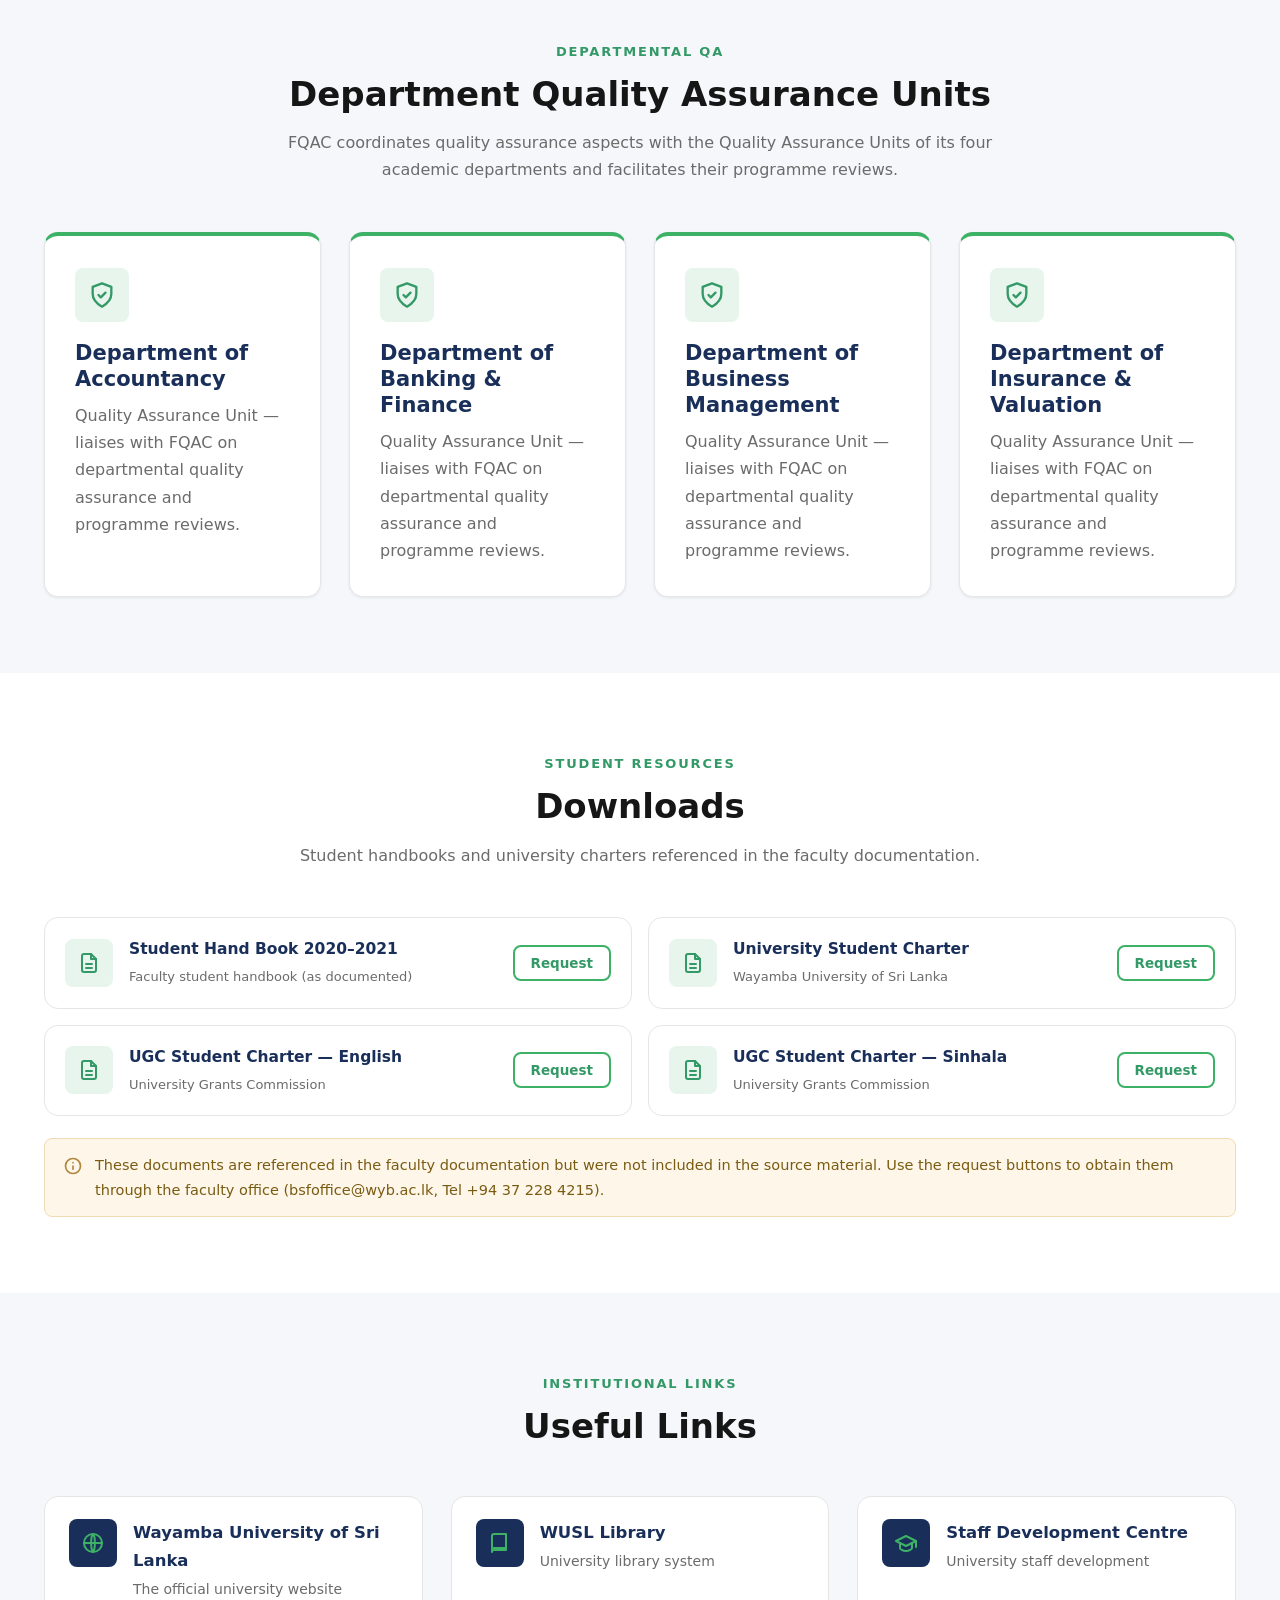
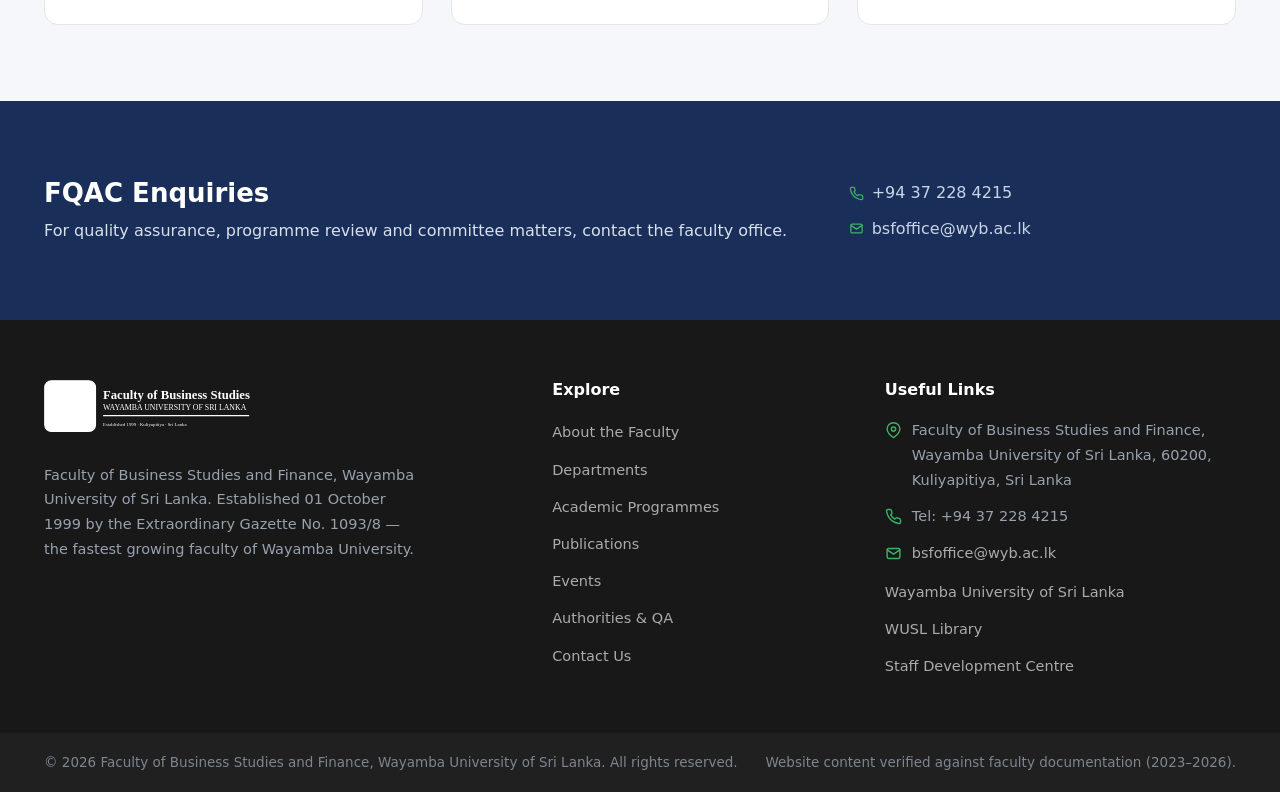
<file: authorities.html>
<!DOCTYPE html>
<html lang="en">
<head>
  <meta charset="UTF-8">
  <meta name="viewport" content="width=device-width, initial-scale=1.0">
  <title>Authorities &amp; Administrative Information — FBSF</title>
  <meta name="description" content="FBSF authorities — Faculty Quality Assurance Cell (FQAC), departmental Quality Assurance Units, faculty committees, institutional links and student resources.">
  <link rel="icon" type="image/svg+xml" href="assets/images/favicon.svg">
  <link rel="stylesheet" href="css/style.css">
  <link rel="stylesheet" href="css/components.css">
  <link rel="stylesheet" href="css/responsive.css">
</head>
<body>

  <div class="topbar">
    <div class="container">
      <div class="topbar-contact">
        <span><svg class="icon" style="width:14px;height:14px"><use href="assets/icons/icons.svg#icon-location"></use></svg> 60200, Kuliyapitiya, Sri Lanka</span>
        <span><svg class="icon" style="width:14px;height:14px"><use href="assets/icons/icons.svg#icon-phone"></use></svg> Tel +94 37 228 4215</span>
        <span><svg class="icon" style="width:14px;height:14px"><use href="assets/icons/icons.svg#icon-mail"></use></svg> bsfoffice@wyb.ac.lk</span>
      </div>
      <div class="topbar-links">
        <a href="https://wyb.ac.lk/" target="_blank" rel="noopener">Wayamba University</a>
        <span class="topbar-sep">|</span>
        <a href="contact.html">Student Inquiries</a>
        <span class="topbar-sep">|</span>
        <a href="contact.html">Contact Us</a>
      </div>
    </div>
  </div>

  <header class="site-header">
    <div class="container header-inner">
      <a class="site-logo" href="index.html" aria-label="FBSF home">
        <img src="assets/images/logo.svg" alt="Faculty of Business Studies and Finance, Wayamba University of Sri Lanka">
      </a>
      <button class="nav-toggle" aria-label="Open menu" aria-expanded="false">
        <svg class="icon"><use href="assets/icons/icons.svg#icon-menu"></use></svg>
      </button>
      <nav class="main-nav" aria-label="Main navigation">
        <ul>
          <li><a href="index.html">Home</a></li>
          <li><a href="about.html">About</a></li>
          <li class="nav-dropdown">
            <a class="nav-dropdown-toggle" href="departments.html" aria-haspopup="true">Departments
              <svg class="icon"><use href="assets/icons/icons.svg#icon-chevron-down"></use></svg>
            </a>
            <ul>
              <li><a href="departments/accountancy.html">Department of Accountancy</a></li>
              <li><a href="departments/banking-finance.html">Department of Banking &amp; Finance</a></li>
              <li><a href="departments/business-management.html">Department of Business Management</a></li>
              <li><a href="departments/insurance-valuation.html">Department of Insurance &amp; Valuation</a></li>
              <li><a href="departments.html">All departments</a></li>
            </ul>
          </li>
          <li><a href="programmes.html">Programmes</a></li>
          <li class="nav-dropdown">
            <a class="nav-dropdown-toggle" href="research.html" aria-haspopup="true">Research
              <svg class="icon"><use href="assets/icons/icons.svg#icon-chevron-down"></use></svg>
            </a>
            <ul>
              <li><a href="research.html">Research Portal</a></li>
              <li><a href="publications.html">Publications</a></li>
              <li><a href="events.html">Events &amp; Symposia</a></li>
            </ul>
          </li>
          <li><a href="authorities.html">Authorities</a></li>
          <li><a href="contact.html">Contact</a></li>
        </ul>
      </nav>
      <div class="header-actions">
        <button class="btn btn--outline btn--sm header-search-btn" id="searchButton" aria-label="Search the website">
          <svg class="icon"><use href="assets/icons/icons.svg#icon-search"></use></svg>
          <span class="search-btn-text">Search</span>
        </button>
      </div>
    </div>
  </header>

  <main>
    <section class="page-hero">
      <div class="container">
        <nav class="breadcrumb" aria-label="Breadcrumb">
          <ol>
            <li><a href="index.html">Home</a></li>
            <li class="current">Authorities</li>
          </ol>
        </nav>
        <h1>Authorities &amp; Administrative Information</h1>
        <p>The Faculty Quality Assurance Cell, departmental QA units, faculty committees and institutional resources that support quality teaching, research and scholarship at FBSF.</p>
      </div>
    </section>

    <!-- ============================ FQAC ============================ -->
    <section class="section">
      <div class="container">
        <div class="grid" style="grid-template-columns:1.3fr 1fr;align-items:start">
          <div>
            <span class="eyebrow-left">Quality Assurance</span>
            <h2>Faculty Quality Assurance Cell (FQAC)</h2>
            <div class="divider-green"></div>
            <p>The Wayamba University of Sri Lanka is dedicated to maintaining the highest standards of teaching, research and scholarship, and the enhancement of society&rsquo;s core values by ensuring students&rsquo; achievement in excellent learning outcomes and enhanced educational opportunities.</p>
            <p>The Faculty of Business Studies &amp; Finance of Wayamba University of Sri Lanka has established a Faculty Quality Assurance Cell (FQAC), which coordinates quality assurance activities for the improvements in overall performance of the faculty in liaison with the Centre for Quality Assurance (CQA) of the University.</p>
            <p>Accordingly, the FQAC of the Faculty of Business Studies and Finance was established with a directive to create a culture that pursues to continually improve the quality of all academic and other activities in the Faculty.</p>
            <p>The ultimate intention of FQAC is to strengthen the Faculty&rsquo;s capacity and commitment to produce quality graduates in disciplines of Accountancy &amp; Business Finance, Banking &amp; Finance, Business Management and Insurance &amp; Finance.</p>
          </div>
          <div class="vm-card">
            <div class="icon-wrap"><svg class="icon"><use href="assets/icons/icons.svg#icon-shield"></use></svg></div>
            <h3>FQAC Structure</h3>
            <ul class="detail-list" style="margin-bottom:0">
              <li>Committee of academic staff chaired by the Dean</li>
              <li>Coordinated by an appointed Faculty Coordinator</li>
              <li>Liaises with the Centre for Quality Assurance (CQA)</li>
              <li>Coordinates the Quality Assurance Units of the four departments</li>
              <li>Facilitates programme reviews of the four departments</li>
            </ul>
          </div>
        </div>

        <div class="grid" style="grid-template-columns:repeat(2,1fr);margin-top:40px">
          <div class="vm-card">
            <div class="icon-wrap"><svg class="icon"><use href="assets/icons/icons.svg#icon-target"></use></svg></div>
            <h3>What FQAC Does</h3>
            <ul class="detail-list" style="margin-bottom:0">
              <li>Plans, implements and evaluates quality assurance activities</li>
              <li>Gives direction on best practices among staff and students</li>
              <li>Coordinates quality assurance aspects with the QA Units of the four academic departments</li>
              <li>Facilitates programme reviews of the four academic departments</li>
            </ul>
          </div>
          <div class="vm-card">
            <div class="icon-wrap"><svg class="icon"><use href="assets/icons/icons.svg#icon-users"></use></svg></div>
            <h3>Liaison Committees</h3>
            <ul class="detail-list" style="margin-bottom:0">
              <li>Curriculum and Academic Development Committee</li>
              <li>Research and Higher Degree Committee</li>
              <li>Teaching and Learning Committee</li>
              <li>Student-Staff Liaison Committee</li>
            </ul>
          </div>
        </div>
      </div>
    </section>

    <!-- ============================ DEPARTMENT QA UNITS ============================ -->
    <section class="section section--soft">
      <div class="container">
        <div class="section-head">
          <span class="eyebrow">Departmental QA</span>
          <h2>Department Quality Assurance Units</h2>
          <p>FQAC coordinates quality assurance aspects with the Quality Assurance Units of its four academic departments and facilitates their programme reviews.</p>
        </div>
        <div class="grid" style="grid-template-columns:repeat(4,1fr)">
          <div class="vm-card"><div class="icon-wrap"><svg class="icon"><use href="assets/icons/icons.svg#icon-shield"></use></svg></div><h3>Department of Accountancy</h3><p>Quality Assurance Unit — liaises with FQAC on departmental quality assurance and programme reviews.</p></div>
          <div class="vm-card"><div class="icon-wrap"><svg class="icon"><use href="assets/icons/icons.svg#icon-shield"></use></svg></div><h3>Department of Banking &amp; Finance</h3><p>Quality Assurance Unit — liaises with FQAC on departmental quality assurance and programme reviews.</p></div>
          <div class="vm-card"><div class="icon-wrap"><svg class="icon"><use href="assets/icons/icons.svg#icon-shield"></use></svg></div><h3>Department of Business Management</h3><p>Quality Assurance Unit — liaises with FQAC on departmental quality assurance and programme reviews.</p></div>
          <div class="vm-card"><div class="icon-wrap"><svg class="icon"><use href="assets/icons/icons.svg#icon-shield"></use></svg></div><h3>Department of Insurance &amp; Valuation</h3><p>Quality Assurance Unit — liaises with FQAC on departmental quality assurance and programme reviews.</p></div>
        </div>
      </div>
    </section>

    <!-- ============================ DOWNLOADS ============================ -->
    <section class="section">
      <div class="container">
        <div class="section-head">
          <span class="eyebrow">Student Resources</span>
          <h2>Downloads</h2>
          <p>Student handbooks and university charters referenced in the faculty documentation.</p>
        </div>
        <div class="download-grid">
          <div class="download-item">
            <div class="icon-box"><svg class="icon"><use href="assets/icons/icons.svg#icon-file"></use></svg></div>
            <div style="flex:1"><strong>Student Hand Book 2020–2021</strong><small>Faculty student handbook (as documented)</small></div>
            <button class="btn btn--outline btn--sm js-download-notice" data-file="Student-Handbook-2020-2021.pdf">Request</button>
          </div>
          <div class="download-item">
            <div class="icon-box"><svg class="icon"><use href="assets/icons/icons.svg#icon-file"></use></svg></div>
            <div style="flex:1"><strong>University Student Charter</strong><small>Wayamba University of Sri Lanka</small></div>
            <button class="btn btn--outline btn--sm js-download-notice" data-file="University-Student-Charter.pdf">Request</button>
          </div>
          <div class="download-item">
            <div class="icon-box"><svg class="icon"><use href="assets/icons/icons.svg#icon-file"></use></svg></div>
            <div style="flex:1"><strong>UGC Student Charter — English</strong><small>University Grants Commission</small></div>
            <button class="btn btn--outline btn--sm js-download-notice" data-file="UGC-Student-Charter-English.pdf">Request</button>
          </div>
          <div class="download-item">
            <div class="icon-box"><svg class="icon"><use href="assets/icons/icons.svg#icon-file"></use></svg></div>
            <div style="flex:1"><strong>UGC Student Charter — Sinhala</strong><small>University Grants Commission</small></div>
            <button class="btn btn--outline btn--sm js-download-notice" data-file="UGC-Student-Charter-Sinhala.pdf">Request</button>
          </div>
        </div>
        <div class="notice" style="margin-top:22px">
          <svg class="icon"><use href="assets/icons/icons.svg#icon-info"></use></svg>
          <span>These documents are referenced in the faculty documentation but were not included in the source material. Use the request buttons to obtain them through the faculty office (bsfoffice@wyb.ac.lk, Tel +94 37 228 4215).</span>
        </div>
      </div>
    </section>

    <!-- ============================ LINKS ============================ -->
    <section class="section section--soft">
      <div class="container">
        <div class="section-head">
          <span class="eyebrow">Institutional Links</span>
          <h2>Useful Links</h2>
        </div>
        <div class="grid" style="grid-template-columns:repeat(3,1fr)">
          <a class="quick-link" href="https://wyb.ac.lk/" target="_blank" rel="noopener">
            <span class="icon-box"><svg class="icon"><use href="assets/icons/icons.svg#icon-globe"></use></svg></span>
            <span><strong>Wayamba University of Sri Lanka</strong><span>The official university website</span></span>
          </a>
          <a class="quick-link" href="https://libsys.wyb.ac.lk/" target="_blank" rel="noopener">
            <span class="icon-box"><svg class="icon"><use href="assets/icons/icons.svg#icon-book"></use></svg></span>
            <span><strong>WUSL Library</strong><span>University library system</span></span>
          </a>
          <a class="quick-link" href="https://sdc.wyb.ac.lk/wybsdc/" target="_blank" rel="noopener">
            <span class="icon-box"><svg class="icon"><use href="assets/icons/icons.svg#icon-graduation"></use></svg></span>
            <span><strong>Staff Development Centre</strong><span>University staff development</span></span>
          </a>
        </div>
      </div>
    </section>

    <section class="contact-strip section">
      <div class="container">
        <div>
          <h2>FQAC Enquiries</h2>
          <p>For quality assurance, programme review and committee matters, contact the faculty office.</p>
        </div>
        <div class="contact-details">
          <a href="tel:+94372284215"><svg class="icon" style="width:15px;height:15px;color:var(--green)"><use href="assets/icons/icons.svg#icon-phone"></use></svg> +94 37 228 4215</a>
          <a href="mailto:bsfoffice@wyb.ac.lk"><svg class="icon" style="width:15px;height:15px;color:var(--green)"><use href="assets/icons/icons.svg#icon-mail"></use></svg> bsfoffice@wyb.ac.lk</a>
        </div>
      </div>
    </section>
  </main>

  <footer class="site-footer">
    <div class="container">
      <div class="footer-grid">
        <div class="footer-brand">
          <img src="assets/images/logo.svg" alt="FBSF logo">
          <p>Faculty of Business Studies and Finance, Wayamba University of Sri Lanka. Established 01 October 1999 by the Extraordinary Gazette No. 1093/8 — the fastest growing faculty of Wayamba University.</p>
        </div>
        <div class="footer-col">
          <h4>Explore</h4>
          <ul>
            <li><a href="about.html">About the Faculty</a></li>
            <li><a href="departments.html">Departments</a></li>
            <li><a href="programmes.html">Academic Programmes</a></li>
            <li><a href="publications.html">Publications</a></li>
            <li><a href="events.html">Events</a></li>
            <li><a href="authorities.html">Authorities &amp; QA</a></li>
            <li><a href="contact.html">Contact Us</a></li>
          </ul>
        </div>
        <div class="footer-col">
          <h4>Useful Links</h4>
          <ul class="footer-contact">
            <li><svg class="icon"><use href="assets/icons/icons.svg#icon-location"></use></svg> Faculty of Business Studies and Finance, Wayamba University of Sri Lanka, 60200, Kuliyapitiya, Sri Lanka</li>
            <li><svg class="icon"><use href="assets/icons/icons.svg#icon-phone"></use></svg> Tel: +94 37 228 4215</li>
            <li><svg class="icon"><use href="assets/icons/icons.svg#icon-mail"></use></svg> <a href="mailto:bsfoffice@wyb.ac.lk" style="color:#ababab">bsfoffice@wyb.ac.lk</a></li>
          </ul>
          <ul>
            <li><a href="https://wyb.ac.lk/" target="_blank" rel="noopener">Wayamba University of Sri Lanka</a></li>
            <li><a href="https://libsys.wyb.ac.lk/" target="_blank" rel="noopener">WUSL Library</a></li>
            <li><a href="https://sdc.wyb.ac.lk/wybsdc/" target="_blank" rel="noopener">Staff Development Centre</a></li>
          </ul>
        </div>
      </div>
    </div>
    <div class="footer-copyright">
      <div class="container">
        <span>&copy; <span id="footerYear">2026</span> Faculty of Business Studies and Finance, Wayamba University of Sri Lanka. All rights reserved.</span>
        <span>Website content verified against faculty documentation (2023–2026).</span>
      </div>
    </div>
  </footer>

  <div id="searchModalHost"></div>
  <div id="noticeHost"></div>
  <button class="back-to-top" aria-label="Back to top">
    <svg class="icon"><use href="assets/icons/icons.svg#icon-arrow-up"></use></svg>
  </button>

  <script src="js/data.js"></script>
  <script src="js/main.js"></script>
  <script src="js/navigation.js"></script>
  <script src="js/search.js"></script>
  <script src="js/filters.js"></script>
</body>
</html>
</file>
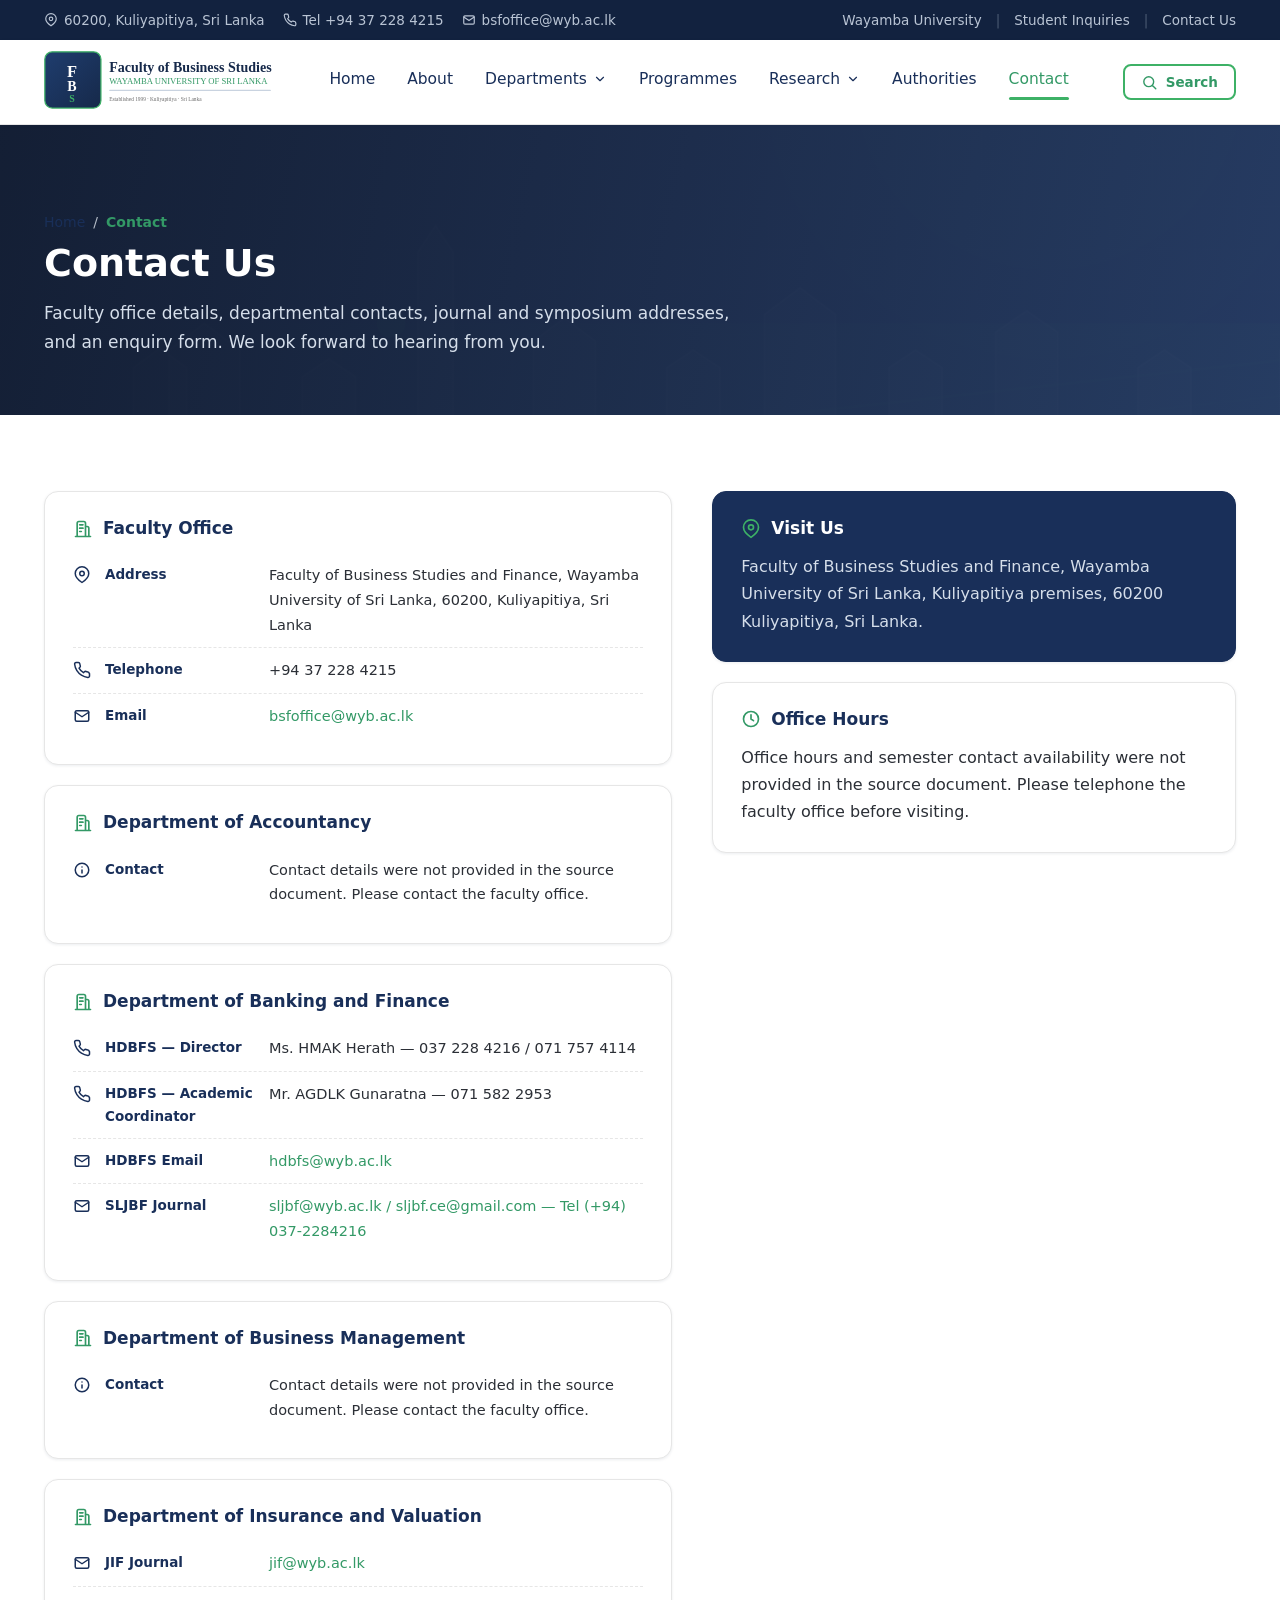
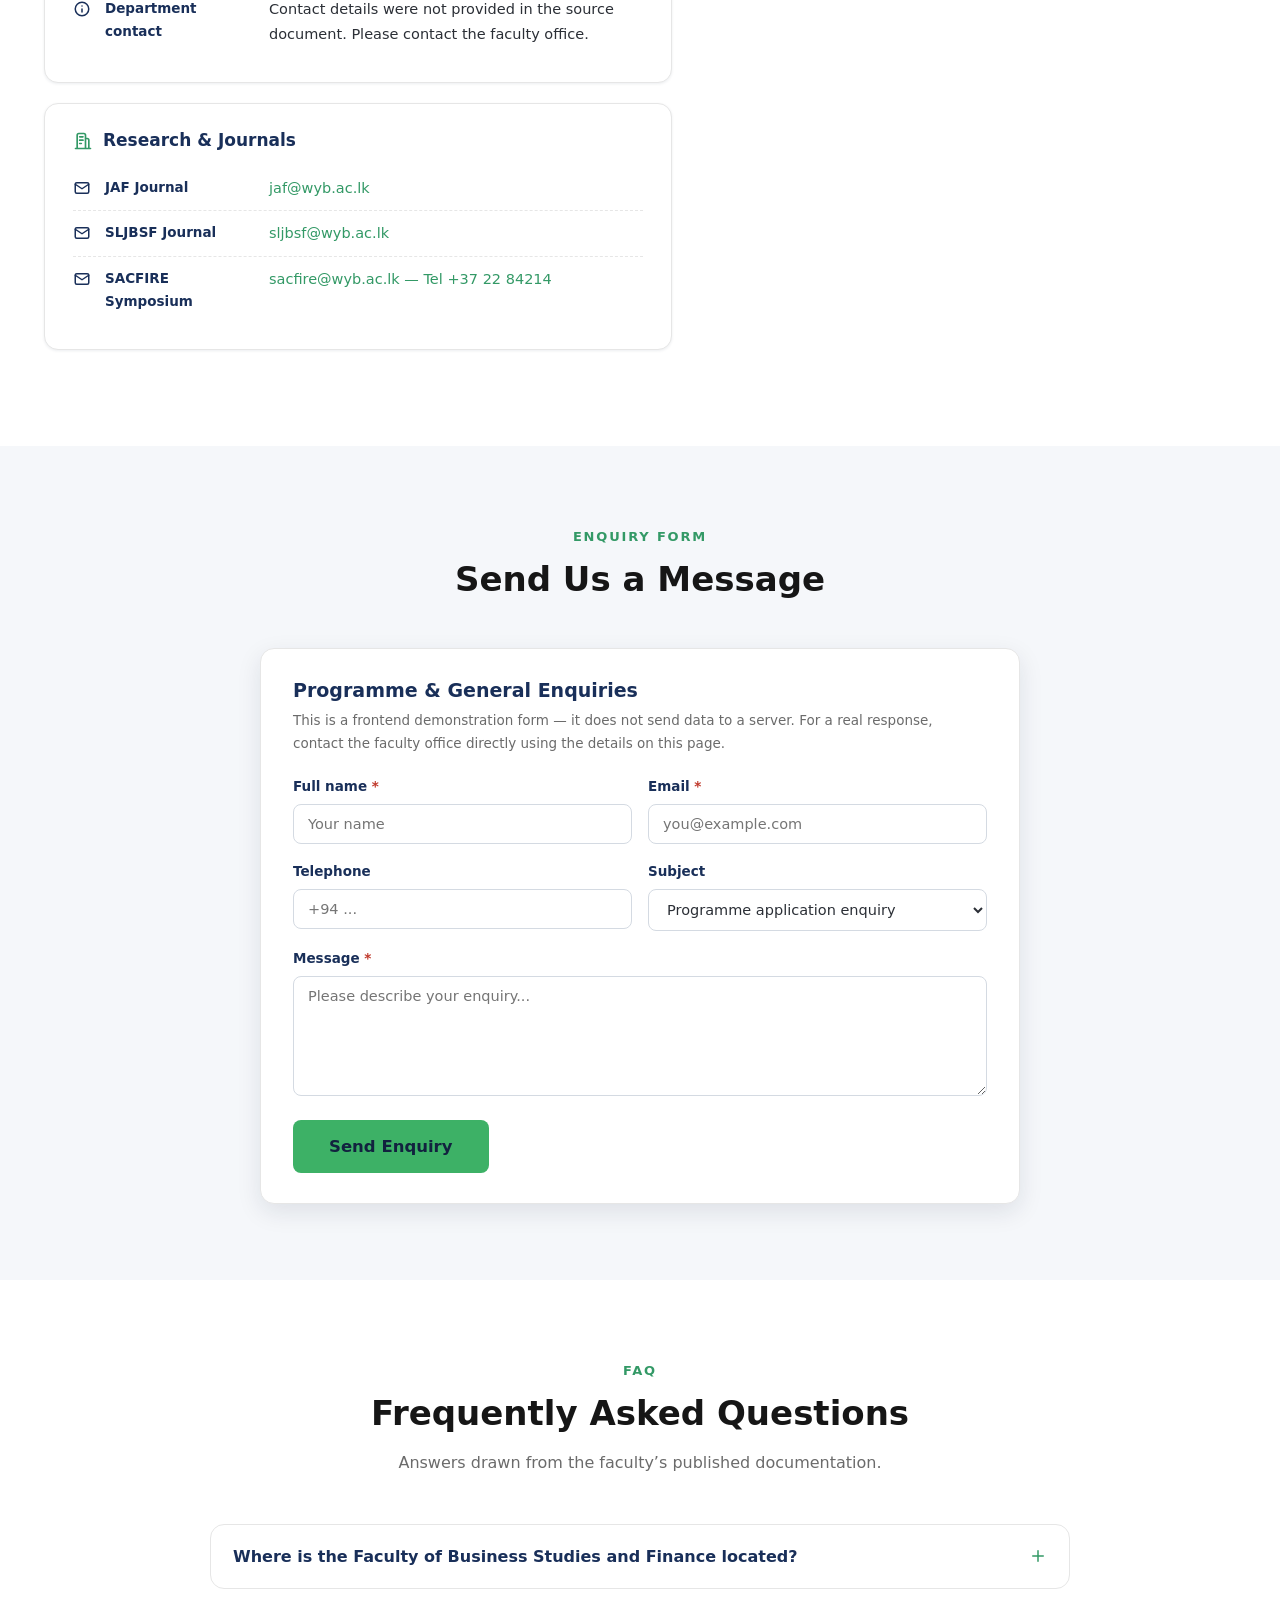
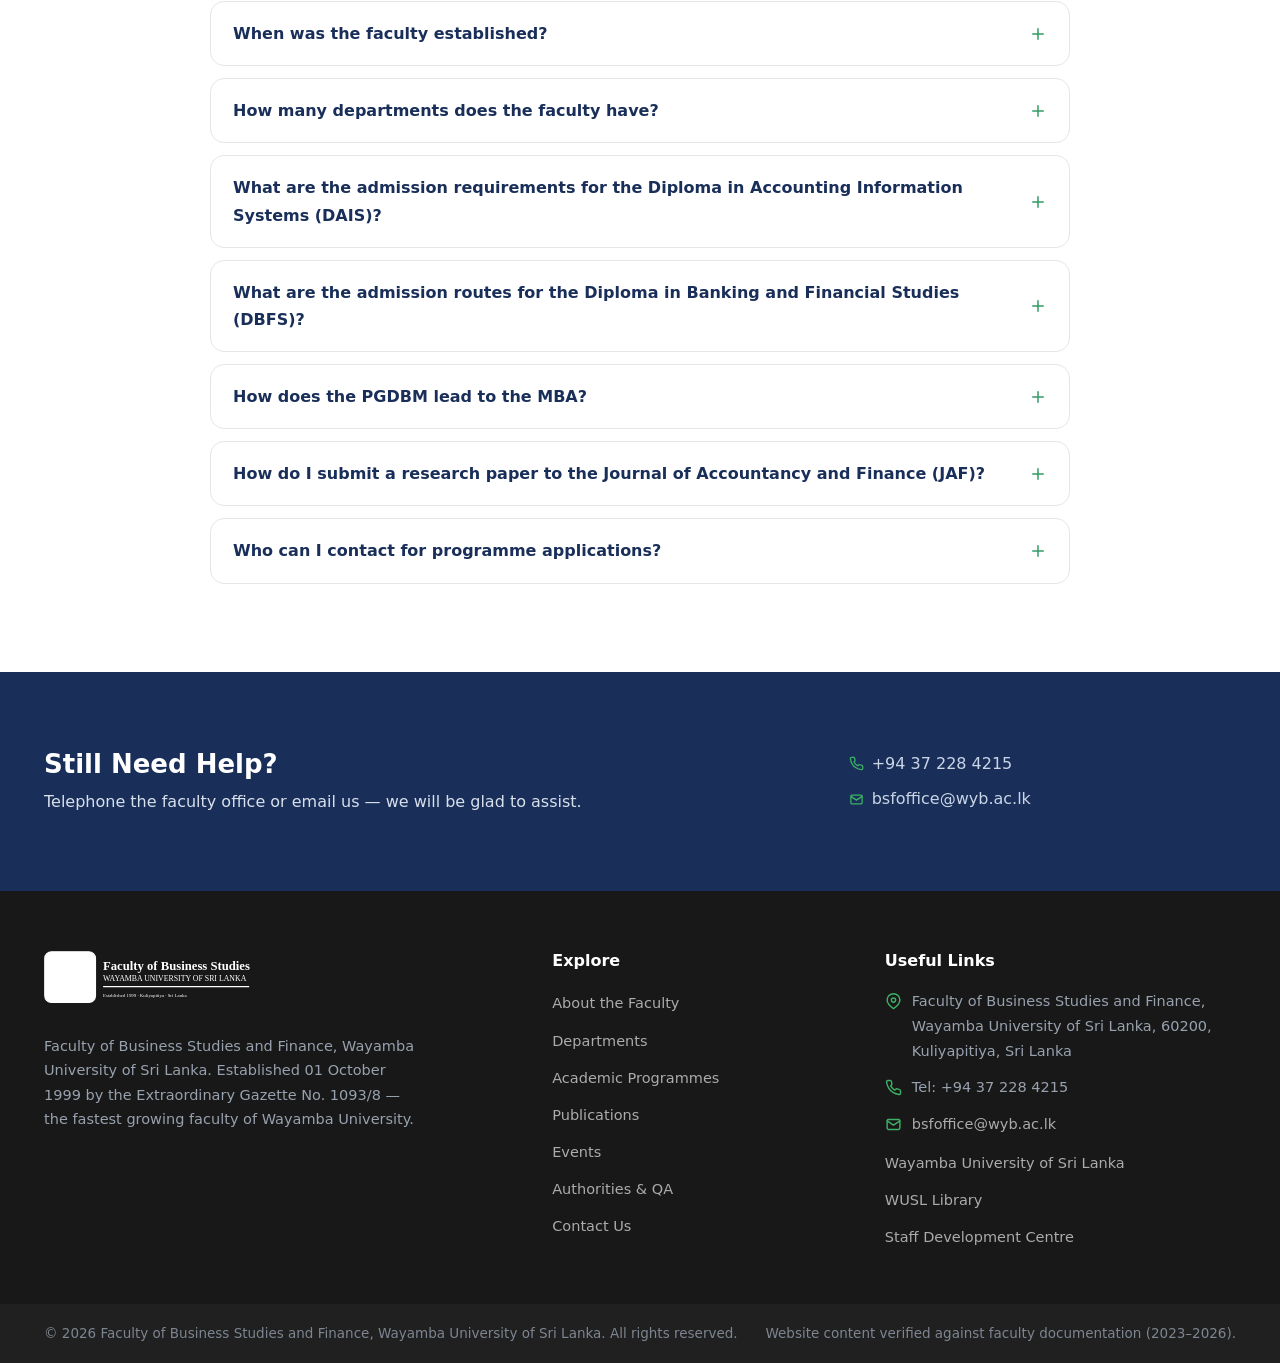
<file: contact.html>
<!DOCTYPE html>
<html lang="en">
<head>
  <meta charset="UTF-8">
  <meta name="viewport" content="width=device-width, initial-scale=1.0">
  <title>Contact Us — FBSF, Wayamba University of Sri Lanka</title>
  <meta name="description" content="Contact the Faculty of Business Studies and Finance — faculty and department addresses, telephone numbers, emails, location, enquiry form and frequently asked questions.">
  <link rel="icon" type="image/svg+xml" href="assets/images/favicon.svg">
  <link rel="stylesheet" href="css/style.css">
  <link rel="stylesheet" href="css/components.css">
  <link rel="stylesheet" href="css/responsive.css">
</head>
<body>

  <div class="topbar">
    <div class="container">
      <div class="topbar-contact">
        <span><svg class="icon" style="width:14px;height:14px"><use href="assets/icons/icons.svg#icon-location"></use></svg> 60200, Kuliyapitiya, Sri Lanka</span>
        <span><svg class="icon" style="width:14px;height:14px"><use href="assets/icons/icons.svg#icon-phone"></use></svg> Tel +94 37 228 4215</span>
        <span><svg class="icon" style="width:14px;height:14px"><use href="assets/icons/icons.svg#icon-mail"></use></svg> bsfoffice@wyb.ac.lk</span>
      </div>
      <div class="topbar-links">
        <a href="https://wyb.ac.lk/" target="_blank" rel="noopener">Wayamba University</a>
        <span class="topbar-sep">|</span>
        <a href="contact.html">Student Inquiries</a>
        <span class="topbar-sep">|</span>
        <a href="contact.html">Contact Us</a>
      </div>
    </div>
  </div>

  <header class="site-header">
    <div class="container header-inner">
      <a class="site-logo" href="index.html" aria-label="FBSF home">
        <img src="assets/images/logo.svg" alt="Faculty of Business Studies and Finance, Wayamba University of Sri Lanka">
      </a>
      <button class="nav-toggle" aria-label="Open menu" aria-expanded="false">
        <svg class="icon"><use href="assets/icons/icons.svg#icon-menu"></use></svg>
      </button>
      <nav class="main-nav" aria-label="Main navigation">
        <ul>
          <li><a href="index.html">Home</a></li>
          <li><a href="about.html">About</a></li>
          <li class="nav-dropdown">
            <a class="nav-dropdown-toggle" href="departments.html" aria-haspopup="true">Departments
              <svg class="icon"><use href="assets/icons/icons.svg#icon-chevron-down"></use></svg>
            </a>
            <ul>
              <li><a href="departments/accountancy.html">Department of Accountancy</a></li>
              <li><a href="departments/banking-finance.html">Department of Banking &amp; Finance</a></li>
              <li><a href="departments/business-management.html">Department of Business Management</a></li>
              <li><a href="departments/insurance-valuation.html">Department of Insurance &amp; Valuation</a></li>
              <li><a href="departments.html">All departments</a></li>
            </ul>
          </li>
          <li><a href="programmes.html">Programmes</a></li>
          <li class="nav-dropdown">
            <a class="nav-dropdown-toggle" href="research.html" aria-haspopup="true">Research
              <svg class="icon"><use href="assets/icons/icons.svg#icon-chevron-down"></use></svg>
            </a>
            <ul>
              <li><a href="research.html">Research Portal</a></li>
              <li><a href="publications.html">Publications</a></li>
              <li><a href="events.html">Events &amp; Symposia</a></li>
            </ul>
          </li>
          <li><a href="authorities.html">Authorities</a></li>
          <li><a href="contact.html">Contact</a></li>
        </ul>
      </nav>
      <div class="header-actions">
        <button class="btn btn--outline btn--sm header-search-btn" id="searchButton" aria-label="Search the website">
          <svg class="icon"><use href="assets/icons/icons.svg#icon-search"></use></svg>
          <span class="search-btn-text">Search</span>
        </button>
      </div>
    </div>
  </header>

  <main>
    <section class="page-hero">
      <div class="container">
        <nav class="breadcrumb" aria-label="Breadcrumb">
          <ol>
            <li><a href="index.html">Home</a></li>
            <li class="current">Contact</li>
          </ol>
        </nav>
        <h1>Contact Us</h1>
        <p>Faculty office details, departmental contacts, journal and symposium addresses, and an enquiry form. We look forward to hearing from you.</p>
      </div>
    </section>

    <!-- ============================ CONTACT DETAILS ============================ -->
    <section class="section">
      <div class="container">
        <div class="contact-grid">
          <div id="contactCards"></div>

          <div>
            <div class="contact-card" style="background:var(--navy);border-color:var(--navy)">
              <h3 style="color:#fff"><svg class="icon" style="color:var(--green)"><use href="assets/icons/icons.svg#icon-location"></use></svg> Visit Us</h3>
              <p style="color:#d5deea;margin:0">Faculty of Business Studies and Finance, Wayamba University of Sri Lanka, Kuliyapitiya premises, 60200 Kuliyapitiya, Sri Lanka.</p>
            </div>
            <div class="contact-card">
              <h3><svg class="icon"><use href="assets/icons/icons.svg#icon-clock"></use></svg> Office Hours</h3>
              <p style="margin:0">Office hours and semester contact availability were not provided in the source document. Please telephone the faculty office before visiting.</p>
            </div>
          </div>
        </div>
      </div>
    </section>

    <!-- ============================ ENQUIRY FORM ============================ -->
    <section class="section section--soft">
      <div class="container">
        <div class="section-head">
          <span class="eyebrow">Enquiry Form</span>
          <h2>Send Us a Message</h2>
        </div>
        <div class="contact-form" style="max-width:760px;margin:0 auto">
          <h3>Programme &amp; General Enquiries</h3>
          <p class="form-note">This is a frontend demonstration form — it does not send data to a server. For a real response, contact the faculty office directly using the details on this page.</p>
          <div class="form-success" id="formSuccess">
            <svg class="icon"><use href="assets/icons/icons.svg#icon-check"></use></svg>
            <span>Thank you! Your message has been prepared. To send it to the faculty office, please email <strong>bsfoffice@wyb.ac.lk</strong> with the same content.</span>
          </div>
          <form id="contactForm" novalidate>
            <div class="form-row">
              <div class="form-field">
                <label for="cfName">Full name <span class="req">*</span></label>
                <input type="text" id="cfName" name="name" required placeholder="Your name">
              </div>
              <div class="form-field">
                <label for="cfEmail">Email <span class="req">*</span></label>
                <input type="email" id="cfEmail" name="email" required placeholder="you@example.com">
              </div>
            </div>
            <div class="form-row">
              <div class="form-field">
                <label for="cfPhone">Telephone</label>
                <input type="tel" id="cfPhone" name="phone" placeholder="+94 ...">
              </div>
              <div class="form-field">
                <label for="cfSubject">Subject</label>
                <select id="cfSubject" name="subject">
                  <option>Programme application enquiry</option>
                  <option>Department enquiry</option>
                  <option>Journal submission enquiry</option>
                  <option>Symposium / event enquiry</option>
                  <option>Student services</option>
                  <option>Other</option>
                </select>
              </div>
            </div>
            <div class="form-field">
              <label for="cfMessage">Message <span class="req">*</span></label>
              <textarea id="cfMessage" name="message" required placeholder="Please describe your enquiry..."></textarea>
            </div>
            <button type="submit" class="btn btn--primary btn--lg">Send Enquiry</button>
          </form>
        </div>
      </div>
    </section>

    <!-- ============================ FAQ ============================ -->
    <section class="section" id="faq">
      <div class="container">
        <div class="section-head">
          <span class="eyebrow">FAQ</span>
          <h2>Frequently Asked Questions</h2>
          <p>Answers drawn from the faculty&rsquo;s published documentation.</p>
        </div>
        <div class="faq-list" id="faqList"></div>
      </div>
    </section>

    <section class="contact-strip section">
      <div class="container">
        <div>
          <h2>Still Need Help?</h2>
          <p>Telephone the faculty office or email us — we will be glad to assist.</p>
        </div>
        <div class="contact-details">
          <a href="tel:+94372284215"><svg class="icon" style="width:15px;height:15px;color:var(--green)"><use href="assets/icons/icons.svg#icon-phone"></use></svg> +94 37 228 4215</a>
          <a href="mailto:bsfoffice@wyb.ac.lk"><svg class="icon" style="width:15px;height:15px;color:var(--green)"><use href="assets/icons/icons.svg#icon-mail"></use></svg> bsfoffice@wyb.ac.lk</a>
        </div>
      </div>
    </section>
  </main>

  <footer class="site-footer">
    <div class="container">
      <div class="footer-grid">
        <div class="footer-brand">
          <img src="assets/images/logo.svg" alt="FBSF logo">
          <p>Faculty of Business Studies and Finance, Wayamba University of Sri Lanka. Established 01 October 1999 by the Extraordinary Gazette No. 1093/8 — the fastest growing faculty of Wayamba University.</p>
        </div>
        <div class="footer-col">
          <h4>Explore</h4>
          <ul>
            <li><a href="about.html">About the Faculty</a></li>
            <li><a href="departments.html">Departments</a></li>
            <li><a href="programmes.html">Academic Programmes</a></li>
            <li><a href="publications.html">Publications</a></li>
            <li><a href="events.html">Events</a></li>
            <li><a href="authorities.html">Authorities &amp; QA</a></li>
            <li><a href="contact.html">Contact Us</a></li>
          </ul>
        </div>
        <div class="footer-col">
          <h4>Useful Links</h4>
          <ul class="footer-contact">
            <li><svg class="icon"><use href="assets/icons/icons.svg#icon-location"></use></svg> Faculty of Business Studies and Finance, Wayamba University of Sri Lanka, 60200, Kuliyapitiya, Sri Lanka</li>
            <li><svg class="icon"><use href="assets/icons/icons.svg#icon-phone"></use></svg> Tel: +94 37 228 4215</li>
            <li><svg class="icon"><use href="assets/icons/icons.svg#icon-mail"></use></svg> <a href="mailto:bsfoffice@wyb.ac.lk" style="color:#ababab">bsfoffice@wyb.ac.lk</a></li>
          </ul>
          <ul>
            <li><a href="https://wyb.ac.lk/" target="_blank" rel="noopener">Wayamba University of Sri Lanka</a></li>
            <li><a href="https://libsys.wyb.ac.lk/" target="_blank" rel="noopener">WUSL Library</a></li>
            <li><a href="https://sdc.wyb.ac.lk/wybsdc/" target="_blank" rel="noopener">Staff Development Centre</a></li>
          </ul>
        </div>
      </div>
    </div>
    <div class="footer-copyright">
      <div class="container">
        <span>&copy; <span id="footerYear">2026</span> Faculty of Business Studies and Finance, Wayamba University of Sri Lanka. All rights reserved.</span>
        <span>Website content verified against faculty documentation (2023–2026).</span>
      </div>
    </div>
  </footer>

  <div id="searchModalHost"></div>
  <div id="noticeHost"></div>
  <button class="back-to-top" aria-label="Back to top">
    <svg class="icon"><use href="assets/icons/icons.svg#icon-arrow-up"></use></svg>
  </button>

  <script src="js/data.js"></script>
  <script src="js/main.js"></script>
  <script src="js/navigation.js"></script>
  <script src="js/search.js"></script>
  <script src="js/filters.js"></script>
  <script>
    /* Contact cards — rendered from the verified content data */
    (function () {
      var D = window.FBSF_DATA;
      function esc(s) { return String(s).replace(/[&<>"']/g, function (c) { return { '&': '&amp;', '<': '&lt;', '>': '&gt;', '"': '&quot;', "'": '&#39;' }[c]; }); }
      var host = document.getElementById('contactCards');
      if (host && D) {
        host.innerHTML = D.CONTACTS.map(function (group) {
          var rows = group.items.map(function (item) {
            var content = item.href
              ? '<a href="' + esc(item.href) + '">' + esc(item.value) + '</a>'
              : esc(item.value);
            return '<div class="contact-row"><svg class="icon"><use href="assets/icons/icons.svg#' + item.icon + '"></use></svg>' +
              '<span class="row-label">' + esc(item.label) + '</span><span>' + content + '</span></div>';
          }).join('');
          return '<div class="contact-card"><h3><svg class="icon"><use href="assets/icons/icons.svg#icon-building"></use></svg> ' + esc(group.group) + '</h3>' + rows + '</div>';
        }).join('');
      }
    })();
  </script>
</body>
</html>
</file>
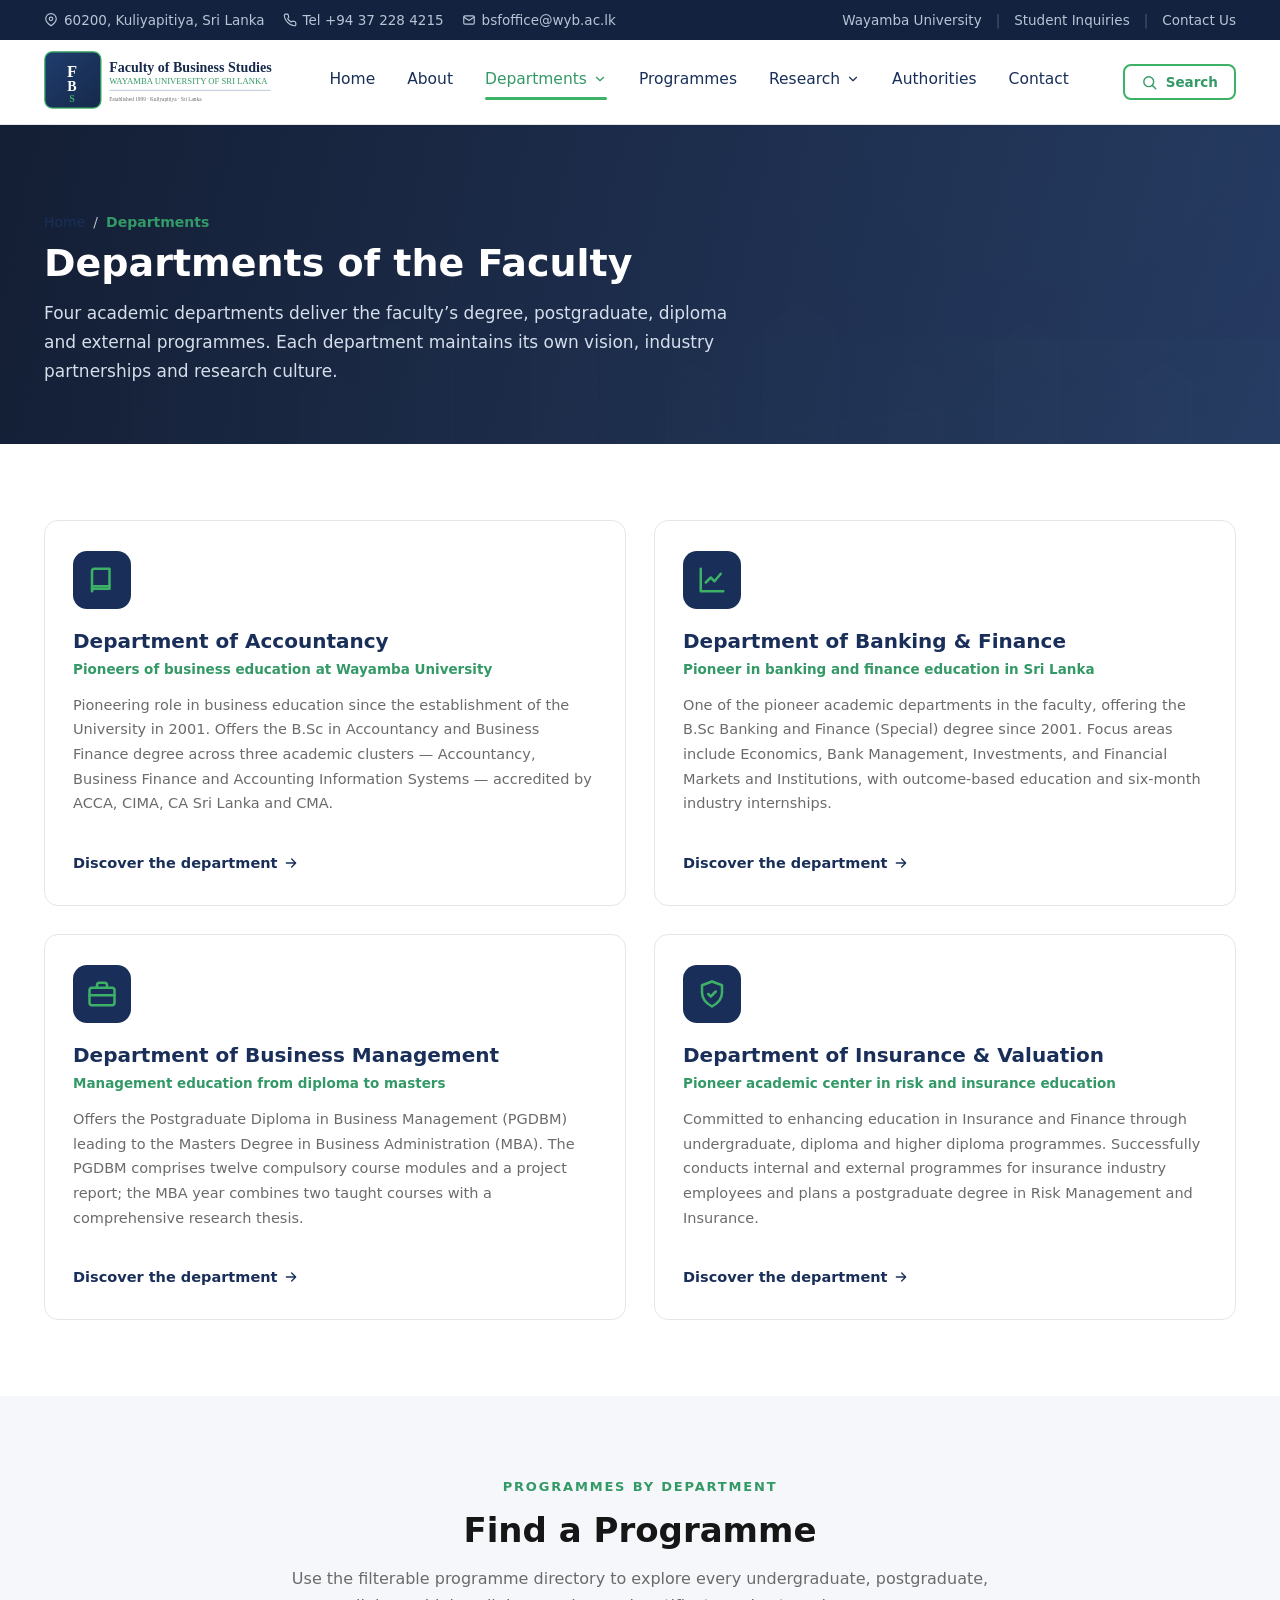
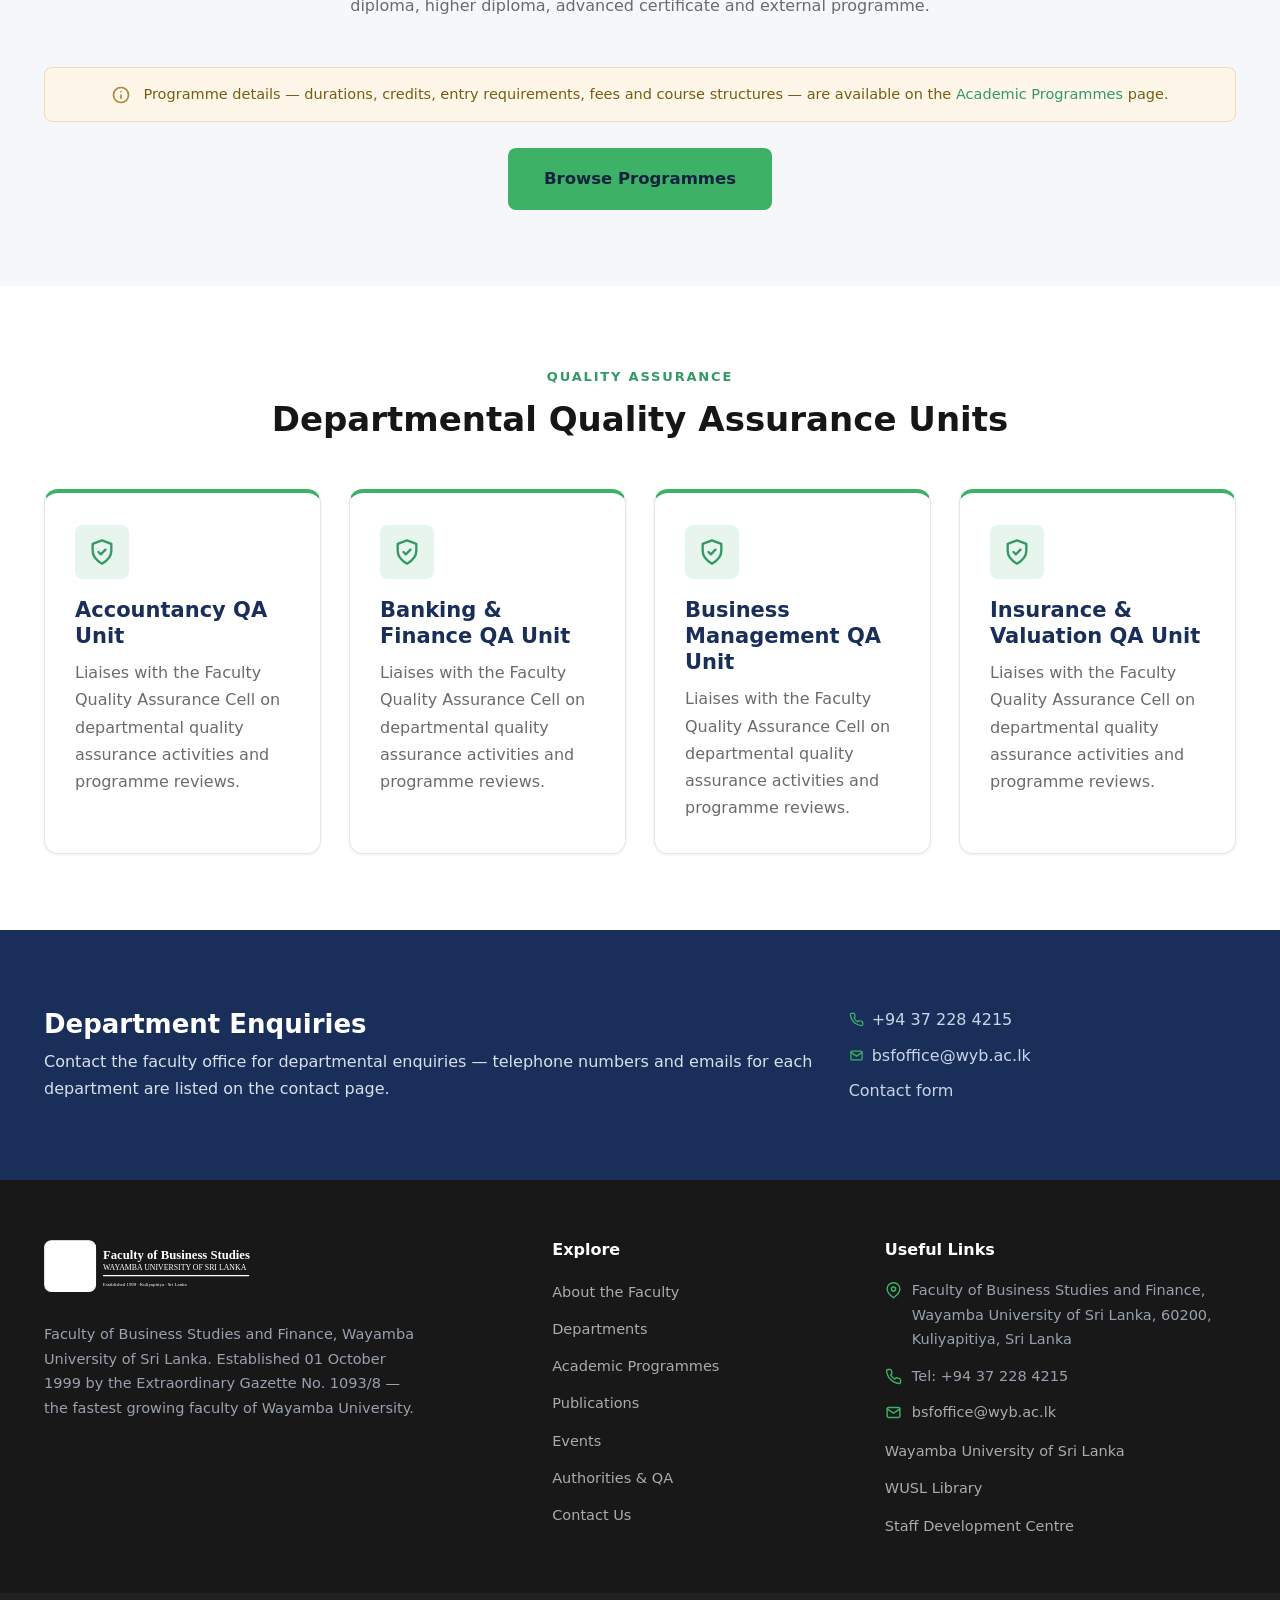
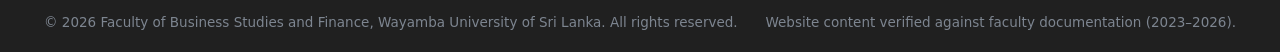
<file: departments.html>
<!DOCTYPE html>
<html lang="en">
<head>
  <meta charset="UTF-8">
  <meta name="viewport" content="width=device-width, initial-scale=1.0">
  <title>Departments — FBSF, Wayamba University of Sri Lanka</title>
  <meta name="description" content="Explore the four academic departments of the Faculty of Business Studies and Finance: Accountancy, Banking & Finance, Business Management, and Insurance & Valuation.">
  <link rel="icon" type="image/svg+xml" href="assets/images/favicon.svg">
  <link rel="stylesheet" href="css/style.css">
  <link rel="stylesheet" href="css/components.css">
  <link rel="stylesheet" href="css/responsive.css">
</head>
<body>

  <div class="topbar">
    <div class="container">
      <div class="topbar-contact">
        <span><svg class="icon" style="width:14px;height:14px"><use href="assets/icons/icons.svg#icon-location"></use></svg> 60200, Kuliyapitiya, Sri Lanka</span>
        <span><svg class="icon" style="width:14px;height:14px"><use href="assets/icons/icons.svg#icon-phone"></use></svg> Tel +94 37 228 4215</span>
        <span><svg class="icon" style="width:14px;height:14px"><use href="assets/icons/icons.svg#icon-mail"></use></svg> bsfoffice@wyb.ac.lk</span>
      </div>
      <div class="topbar-links">
        <a href="https://wyb.ac.lk/" target="_blank" rel="noopener">Wayamba University</a>
        <span class="topbar-sep">|</span>
        <a href="contact.html">Student Inquiries</a>
        <span class="topbar-sep">|</span>
        <a href="contact.html">Contact Us</a>
      </div>
    </div>
  </div>

  <header class="site-header">
    <div class="container header-inner">
      <a class="site-logo" href="index.html" aria-label="FBSF home">
        <img src="assets/images/logo.svg" alt="Faculty of Business Studies and Finance, Wayamba University of Sri Lanka">
      </a>
      <button class="nav-toggle" aria-label="Open menu" aria-expanded="false">
        <svg class="icon"><use href="assets/icons/icons.svg#icon-menu"></use></svg>
      </button>
      <nav class="main-nav" aria-label="Main navigation">
        <ul>
          <li><a href="index.html">Home</a></li>
          <li><a href="about.html">About</a></li>
          <li class="nav-dropdown">
            <a class="nav-dropdown-toggle" href="departments.html" aria-haspopup="true">Departments
              <svg class="icon"><use href="assets/icons/icons.svg#icon-chevron-down"></use></svg>
            </a>
            <ul>
              <li><a href="departments/accountancy.html">Department of Accountancy</a></li>
              <li><a href="departments/banking-finance.html">Department of Banking &amp; Finance</a></li>
              <li><a href="departments/business-management.html">Department of Business Management</a></li>
              <li><a href="departments/insurance-valuation.html">Department of Insurance &amp; Valuation</a></li>
              <li><a href="departments.html">All departments</a></li>
            </ul>
          </li>
          <li><a href="programmes.html">Programmes</a></li>
          <li class="nav-dropdown">
            <a class="nav-dropdown-toggle" href="research.html" aria-haspopup="true">Research
              <svg class="icon"><use href="assets/icons/icons.svg#icon-chevron-down"></use></svg>
            </a>
            <ul>
              <li><a href="research.html">Research Portal</a></li>
              <li><a href="publications.html">Publications</a></li>
              <li><a href="events.html">Events &amp; Symposia</a></li>
            </ul>
          </li>
          <li><a href="authorities.html">Authorities</a></li>
          <li><a href="contact.html">Contact</a></li>
        </ul>
      </nav>
      <div class="header-actions">
        <button class="btn btn--outline btn--sm header-search-btn" id="searchButton" aria-label="Search the website">
          <svg class="icon"><use href="assets/icons/icons.svg#icon-search"></use></svg>
          <span class="search-btn-text">Search</span>
        </button>
      </div>
    </div>
  </header>

  <main>
    <section class="page-hero">
      <div class="container">
        <nav class="breadcrumb" aria-label="Breadcrumb">
          <ol>
            <li><a href="index.html">Home</a></li>
            <li class="current">Departments</li>
          </ol>
        </nav>
        <h1>Departments of the Faculty</h1>
        <p>Four academic departments deliver the faculty&rsquo;s degree, postgraduate, diploma and external programmes. Each department maintains its own vision, industry partnerships and research culture.</p>
      </div>
    </section>

    <section class="section">
      <div class="container">
        <div class="grid" style="grid-template-columns:repeat(2,1fr)">
          <article class="dept-card">
            <div class="icon-box"><svg class="icon"><use href="assets/icons/icons.svg#icon-book"></use></svg></div>
            <h3>Department of Accountancy</h3>
            <div class="tagline">Pioneers of business education at Wayamba University</div>
            <p>Pioneering role in business education since the establishment of the University in 2001. Offers the B.Sc in Accountancy and Business Finance degree across three academic clusters — Accountancy, Business Finance and Accounting Information Systems — accredited by ACCA, CIMA, CA Sri Lanka and CMA.</p>
            <div class="card-foot"><a class="arrow-link" href="departments/accountancy.html">Discover the department <svg class="icon"><use href="assets/icons/icons.svg#icon-arrow-right"></use></svg></a></div>
          </article>
          <article class="dept-card">
            <div class="icon-box"><svg class="icon"><use href="assets/icons/icons.svg#icon-chart"></use></svg></div>
            <h3>Department of Banking &amp; Finance</h3>
            <div class="tagline">Pioneer in banking and finance education in Sri Lanka</div>
            <p>One of the pioneer academic departments in the faculty, offering the B.Sc Banking and Finance (Special) degree since 2001. Focus areas include Economics, Bank Management, Investments, and Financial Markets and Institutions, with outcome-based education and six-month industry internships.</p>
            <div class="card-foot"><a class="arrow-link" href="departments/banking-finance.html">Discover the department <svg class="icon"><use href="assets/icons/icons.svg#icon-arrow-right"></use></svg></a></div>
          </article>
          <article class="dept-card">
            <div class="icon-box"><svg class="icon"><use href="assets/icons/icons.svg#icon-briefcase"></use></svg></div>
            <h3>Department of Business Management</h3>
            <div class="tagline">Management education from diploma to masters</div>
            <p>Offers the Postgraduate Diploma in Business Management (PGDBM) leading to the Masters Degree in Business Administration (MBA). The PGDBM comprises twelve compulsory course modules and a project report; the MBA year combines two taught courses with a comprehensive research thesis.</p>
            <div class="card-foot"><a class="arrow-link" href="departments/business-management.html">Discover the department <svg class="icon"><use href="assets/icons/icons.svg#icon-arrow-right"></use></svg></a></div>
          </article>
          <article class="dept-card">
            <div class="icon-box"><svg class="icon"><use href="assets/icons/icons.svg#icon-shield"></use></svg></div>
            <h3>Department of Insurance &amp; Valuation</h3>
            <div class="tagline">Pioneer academic center in risk and insurance education</div>
            <p>Committed to enhancing education in Insurance and Finance through undergraduate, diploma and higher diploma programmes. Successfully conducts internal and external programmes for insurance industry employees and plans a postgraduate degree in Risk Management and Insurance.</p>
            <div class="card-foot"><a class="arrow-link" href="departments/insurance-valuation.html">Discover the department <svg class="icon"><use href="assets/icons/icons.svg#icon-arrow-right"></use></svg></a></div>
          </article>
        </div>
      </div>
    </section>

    <section class="section section--soft">
      <div class="container">
        <div class="section-head">
          <span class="eyebrow">Programmes by Department</span>
          <h2>Find a Programme</h2>
          <p>Use the filterable programme directory to explore every undergraduate, postgraduate, diploma, higher diploma, advanced certificate and external programme.</p>
        </div>
        <div class="notice" style="justify-content:center;text-align:center">
          <svg class="icon"><use href="assets/icons/icons.svg#icon-info"></use></svg>
          <span>Programme details — durations, credits, entry requirements, fees and course structures — are available on the <a href="programmes.html">Academic Programmes</a> page.</span>
        </div>
        <div class="text-center" style="margin-top:26px">
          <a class="btn btn--primary btn--lg" href="programmes.html">Browse Programmes</a>
        </div>
      </div>
    </section>

    <section class="section">
      <div class="container">
        <div class="section-head">
          <span class="eyebrow">Quality Assurance</span>
          <h2>Departmental Quality Assurance Units</h2>
        </div>
        <div class="grid" style="grid-template-columns:repeat(4,1fr)">
          <div class="vm-card"><div class="icon-wrap"><svg class="icon"><use href="assets/icons/icons.svg#icon-shield"></use></svg></div><h3>Accountancy QA Unit</h3><p>Liaises with the Faculty Quality Assurance Cell on departmental quality assurance activities and programme reviews.</p></div>
          <div class="vm-card"><div class="icon-wrap"><svg class="icon"><use href="assets/icons/icons.svg#icon-shield"></use></svg></div><h3>Banking &amp; Finance QA Unit</h3><p>Liaises with the Faculty Quality Assurance Cell on departmental quality assurance activities and programme reviews.</p></div>
          <div class="vm-card"><div class="icon-wrap"><svg class="icon"><use href="assets/icons/icons.svg#icon-shield"></use></svg></div><h3>Business Management QA Unit</h3><p>Liaises with the Faculty Quality Assurance Cell on departmental quality assurance activities and programme reviews.</p></div>
          <div class="vm-card"><div class="icon-wrap"><svg class="icon"><use href="assets/icons/icons.svg#icon-shield"></use></svg></div><h3>Insurance &amp; Valuation QA Unit</h3><p>Liaises with the Faculty Quality Assurance Cell on departmental quality assurance activities and programme reviews.</p></div>
        </div>
      </div>
    </section>

    <section class="contact-strip section">
      <div class="container">
        <div>
          <h2>Department Enquiries</h2>
          <p>Contact the faculty office for departmental enquiries — telephone numbers and emails for each department are listed on the contact page.</p>
        </div>
        <div class="contact-details">
          <a href="tel:+94372284215"><svg class="icon" style="width:15px;height:15px;color:var(--green)"><use href="assets/icons/icons.svg#icon-phone"></use></svg> +94 37 228 4215</a>
          <a href="mailto:bsfoffice@wyb.ac.lk"><svg class="icon" style="width:15px;height:15px;color:var(--green)"><use href="assets/icons/icons.svg#icon-mail"></use></svg> bsfoffice@wyb.ac.lk</a>
          <a href="contact.html">Contact form</a>
        </div>
      </div>
    </section>
  </main>

  <footer class="site-footer">
    <div class="container">
      <div class="footer-grid">
        <div class="footer-brand">
          <img src="assets/images/logo.svg" alt="FBSF logo">
          <p>Faculty of Business Studies and Finance, Wayamba University of Sri Lanka. Established 01 October 1999 by the Extraordinary Gazette No. 1093/8 — the fastest growing faculty of Wayamba University.</p>
        </div>
        <div class="footer-col">
          <h4>Explore</h4>
          <ul>
            <li><a href="about.html">About the Faculty</a></li>
            <li><a href="departments.html">Departments</a></li>
            <li><a href="programmes.html">Academic Programmes</a></li>
            <li><a href="publications.html">Publications</a></li>
            <li><a href="events.html">Events</a></li>
            <li><a href="authorities.html">Authorities &amp; QA</a></li>
            <li><a href="contact.html">Contact Us</a></li>
          </ul>
        </div>
        <div class="footer-col">
          <h4>Useful Links</h4>
          <ul class="footer-contact">
            <li><svg class="icon"><use href="assets/icons/icons.svg#icon-location"></use></svg> Faculty of Business Studies and Finance, Wayamba University of Sri Lanka, 60200, Kuliyapitiya, Sri Lanka</li>
            <li><svg class="icon"><use href="assets/icons/icons.svg#icon-phone"></use></svg> Tel: +94 37 228 4215</li>
            <li><svg class="icon"><use href="assets/icons/icons.svg#icon-mail"></use></svg> <a href="mailto:bsfoffice@wyb.ac.lk" style="color:#ababab">bsfoffice@wyb.ac.lk</a></li>
          </ul>
          <ul>
            <li><a href="https://wyb.ac.lk/" target="_blank" rel="noopener">Wayamba University of Sri Lanka</a></li>
            <li><a href="https://libsys.wyb.ac.lk/" target="_blank" rel="noopener">WUSL Library</a></li>
            <li><a href="https://sdc.wyb.ac.lk/wybsdc/" target="_blank" rel="noopener">Staff Development Centre</a></li>
          </ul>
        </div>
      </div>
    </div>
    <div class="footer-copyright">
      <div class="container">
        <span>&copy; <span id="footerYear">2026</span> Faculty of Business Studies and Finance, Wayamba University of Sri Lanka. All rights reserved.</span>
        <span>Website content verified against faculty documentation (2023–2026).</span>
      </div>
    </div>
  </footer>

  <div id="searchModalHost"></div>
  <div id="noticeHost"></div>
  <button class="back-to-top" aria-label="Back to top">
    <svg class="icon"><use href="assets/icons/icons.svg#icon-arrow-up"></use></svg>
  </button>

  <script src="js/data.js"></script>
  <script src="js/main.js"></script>
  <script src="js/navigation.js"></script>
  <script src="js/search.js"></script>
  <script src="js/filters.js"></script>
</body>
</html>
</file>
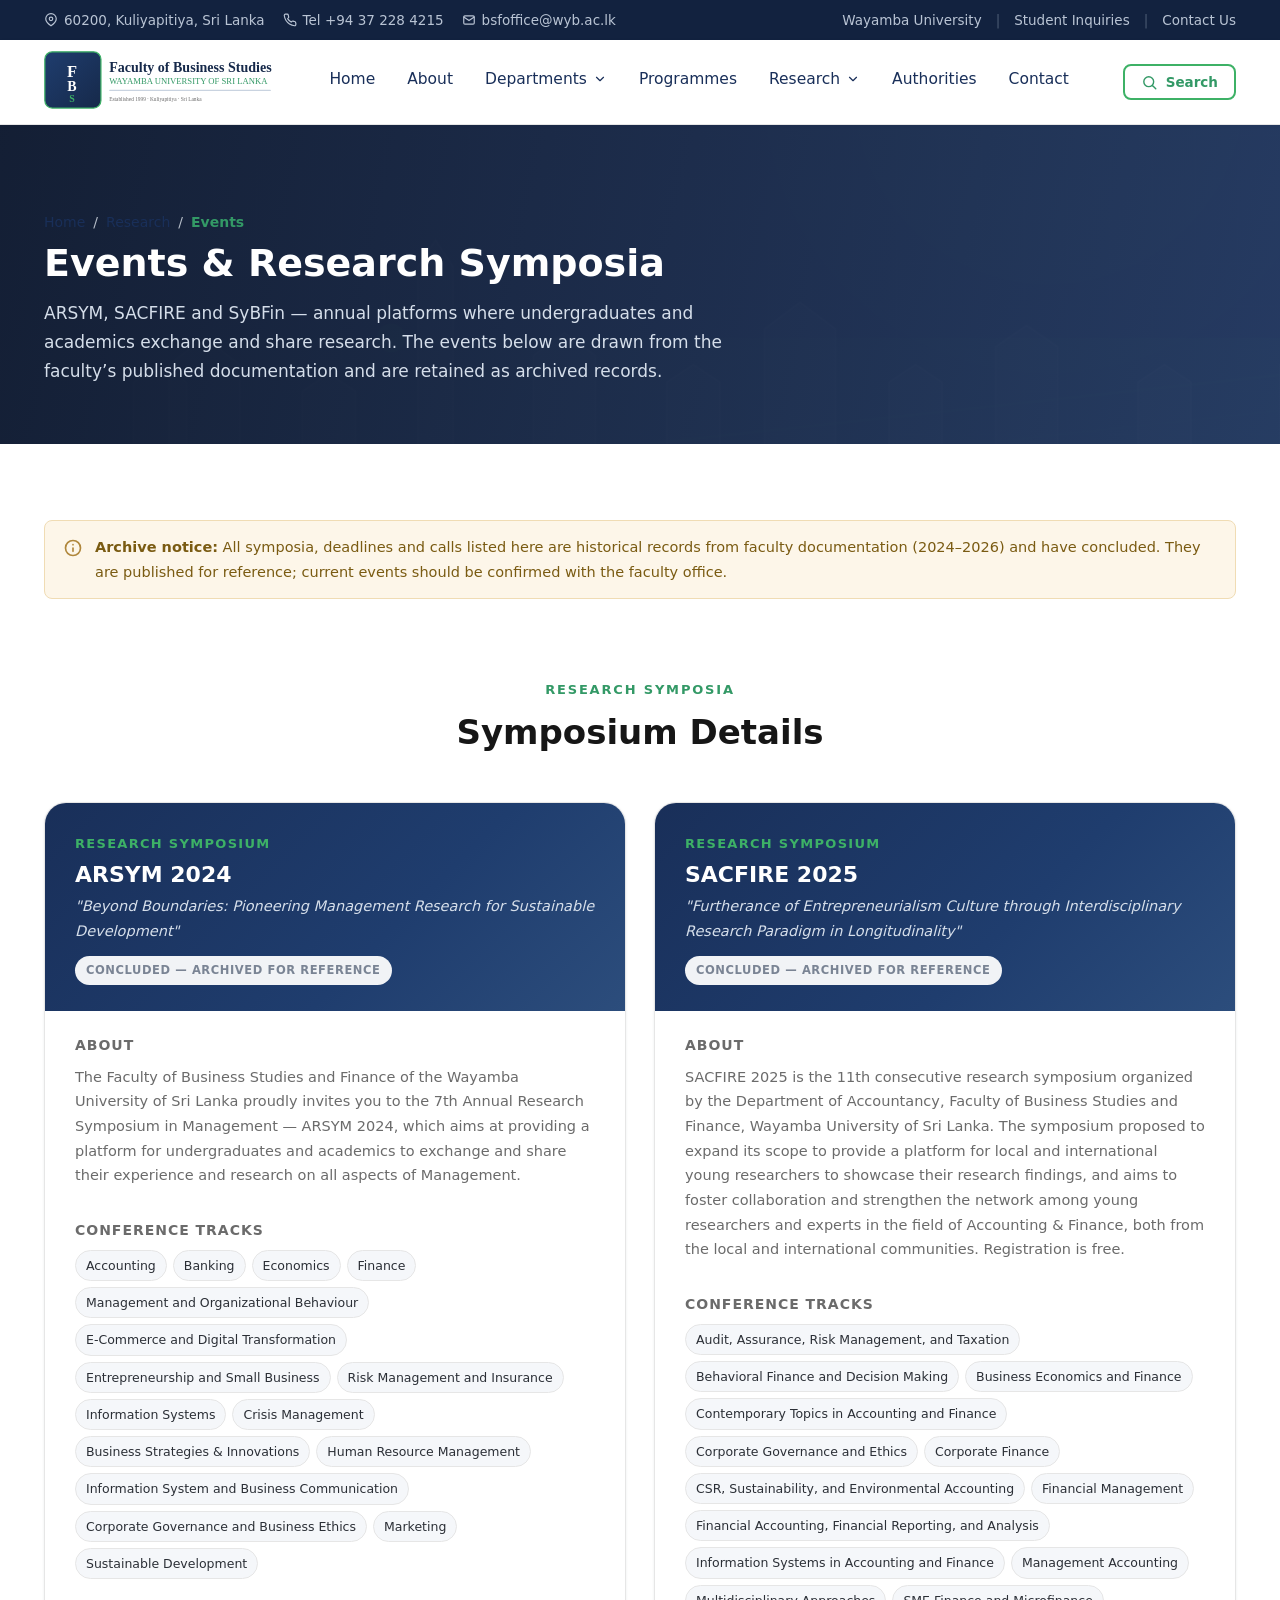
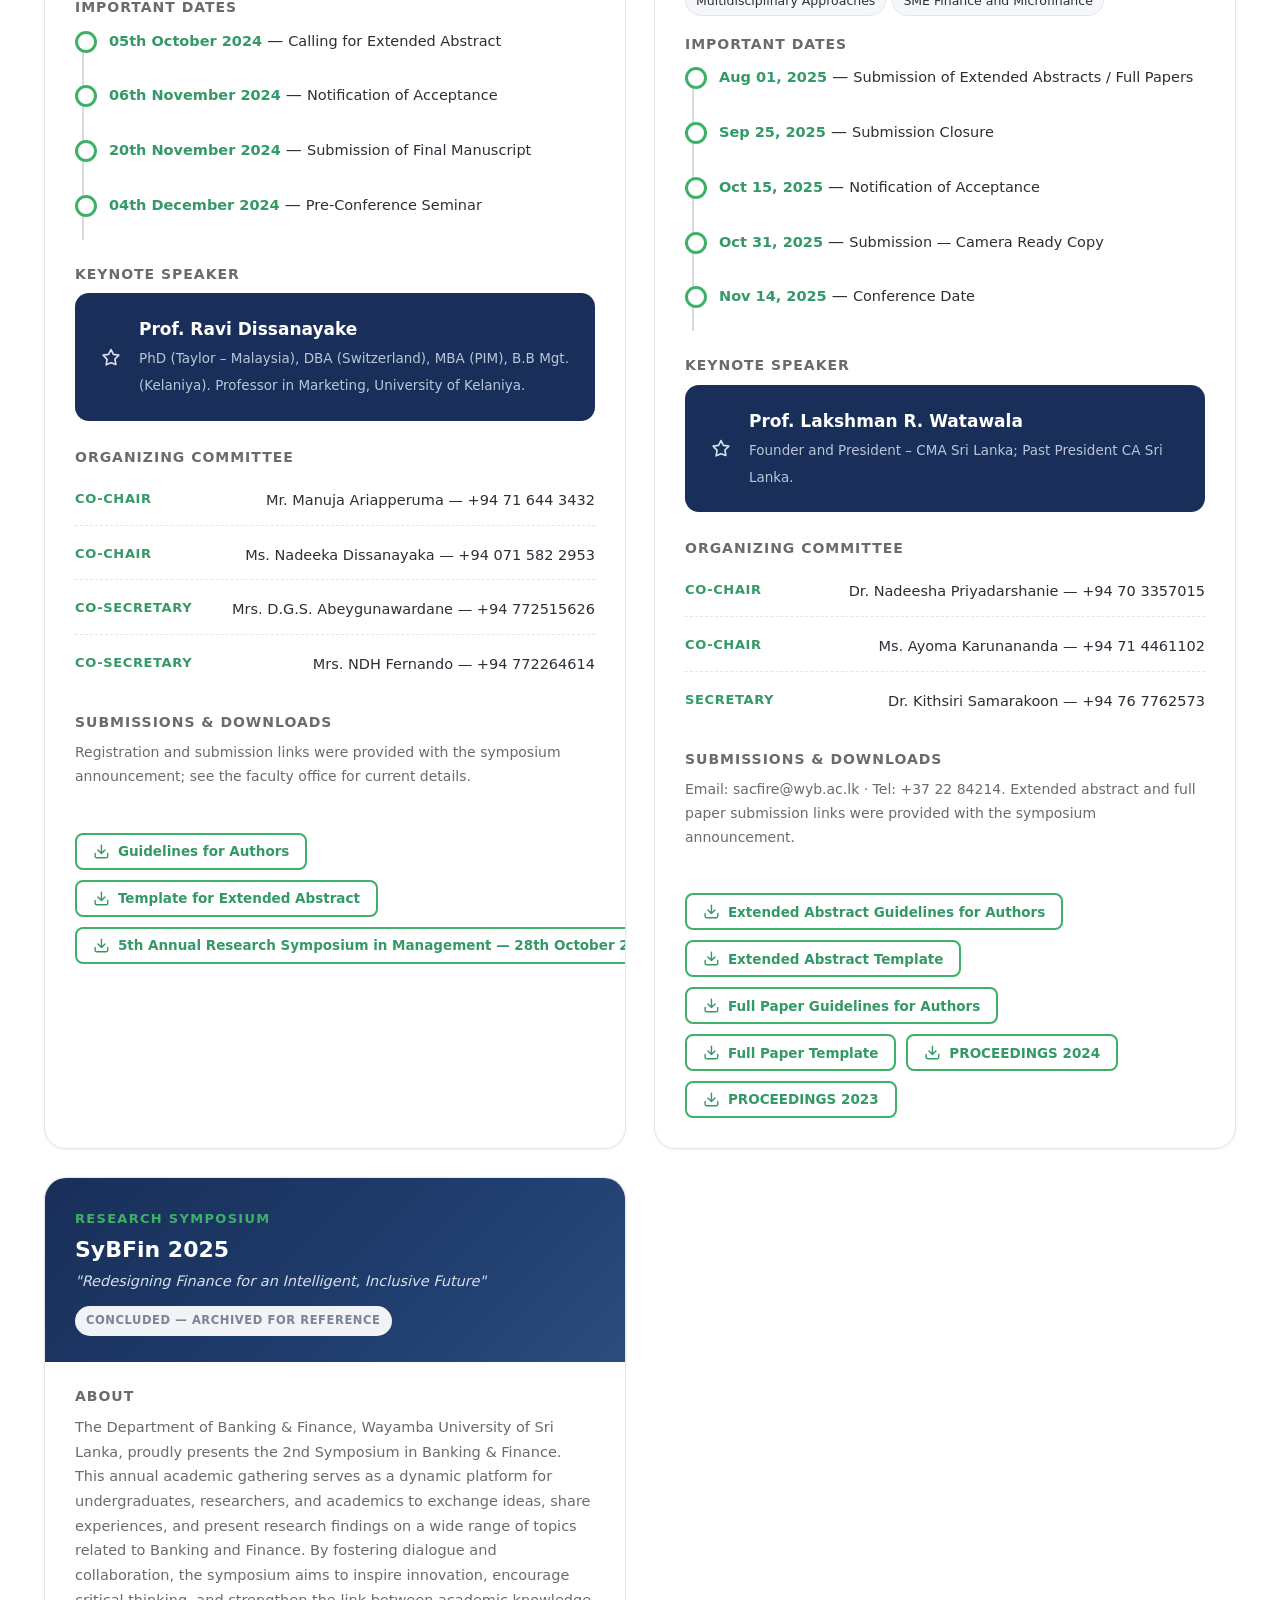
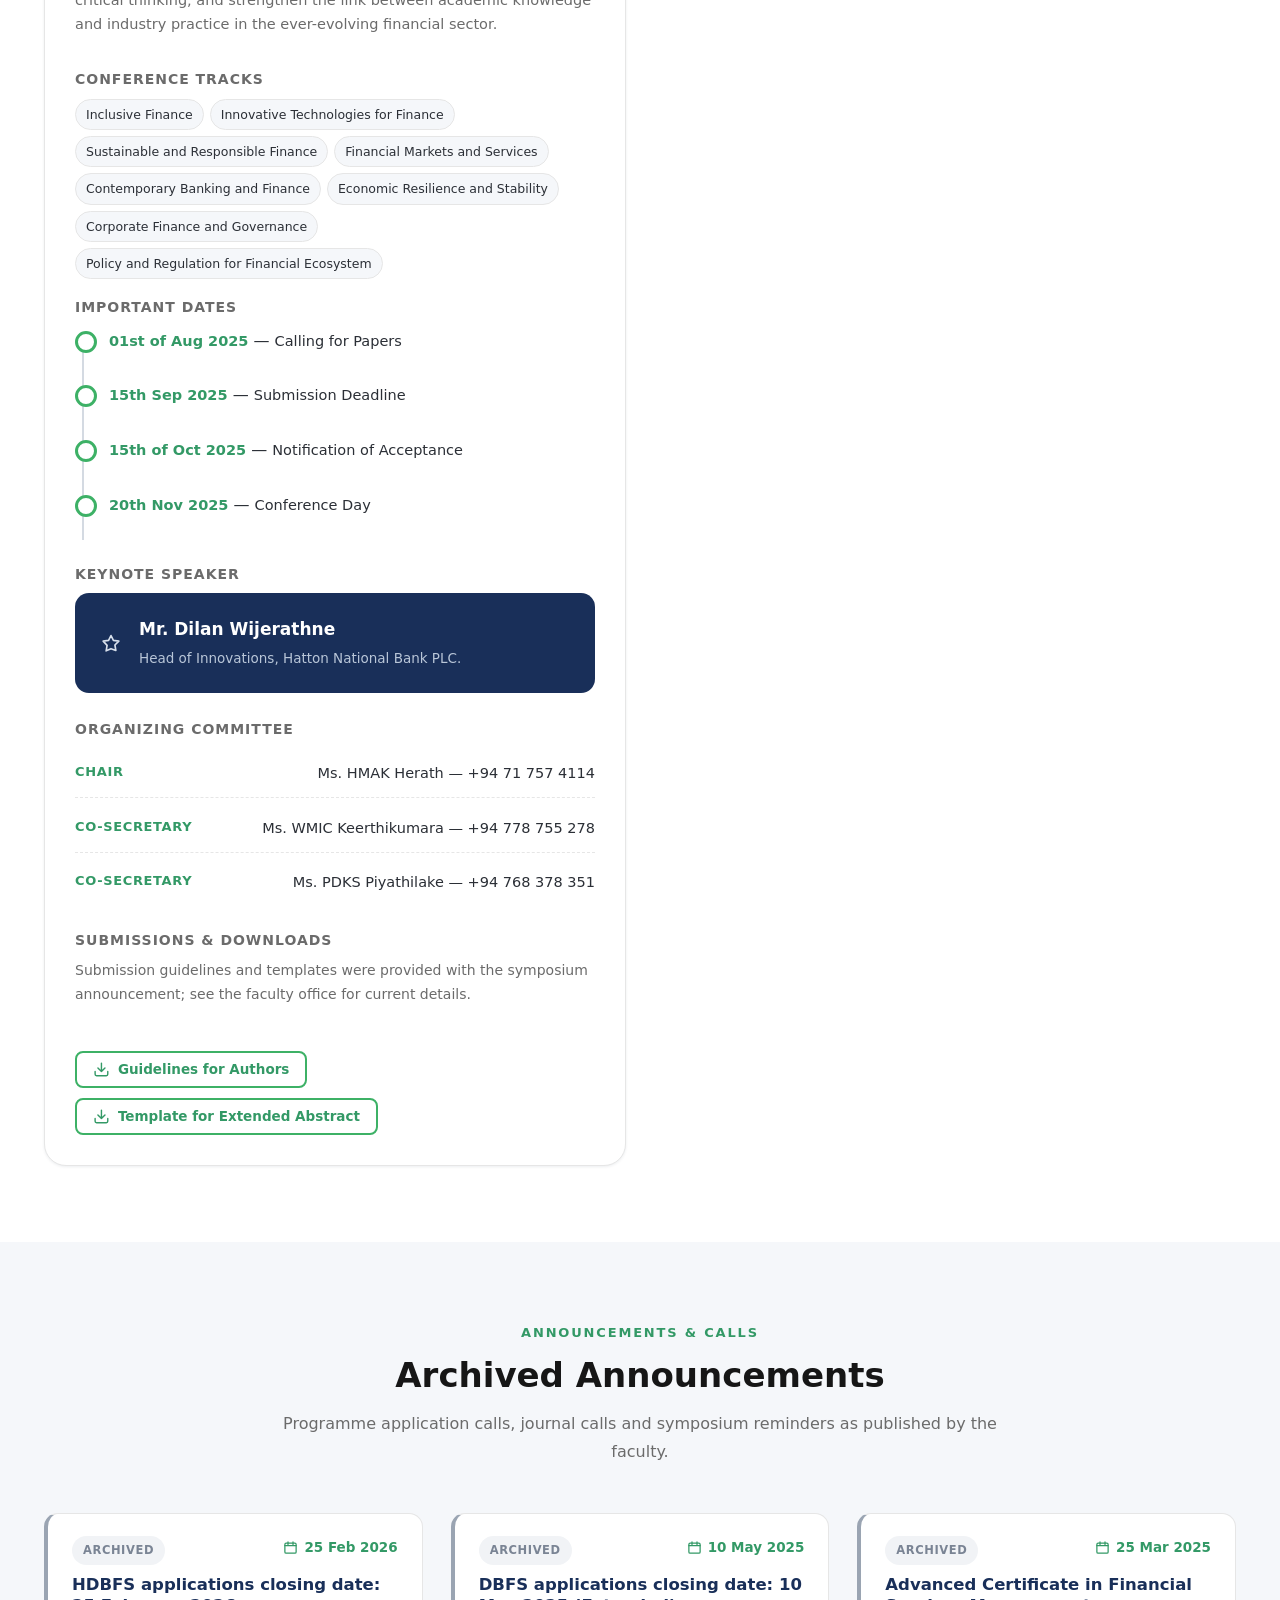
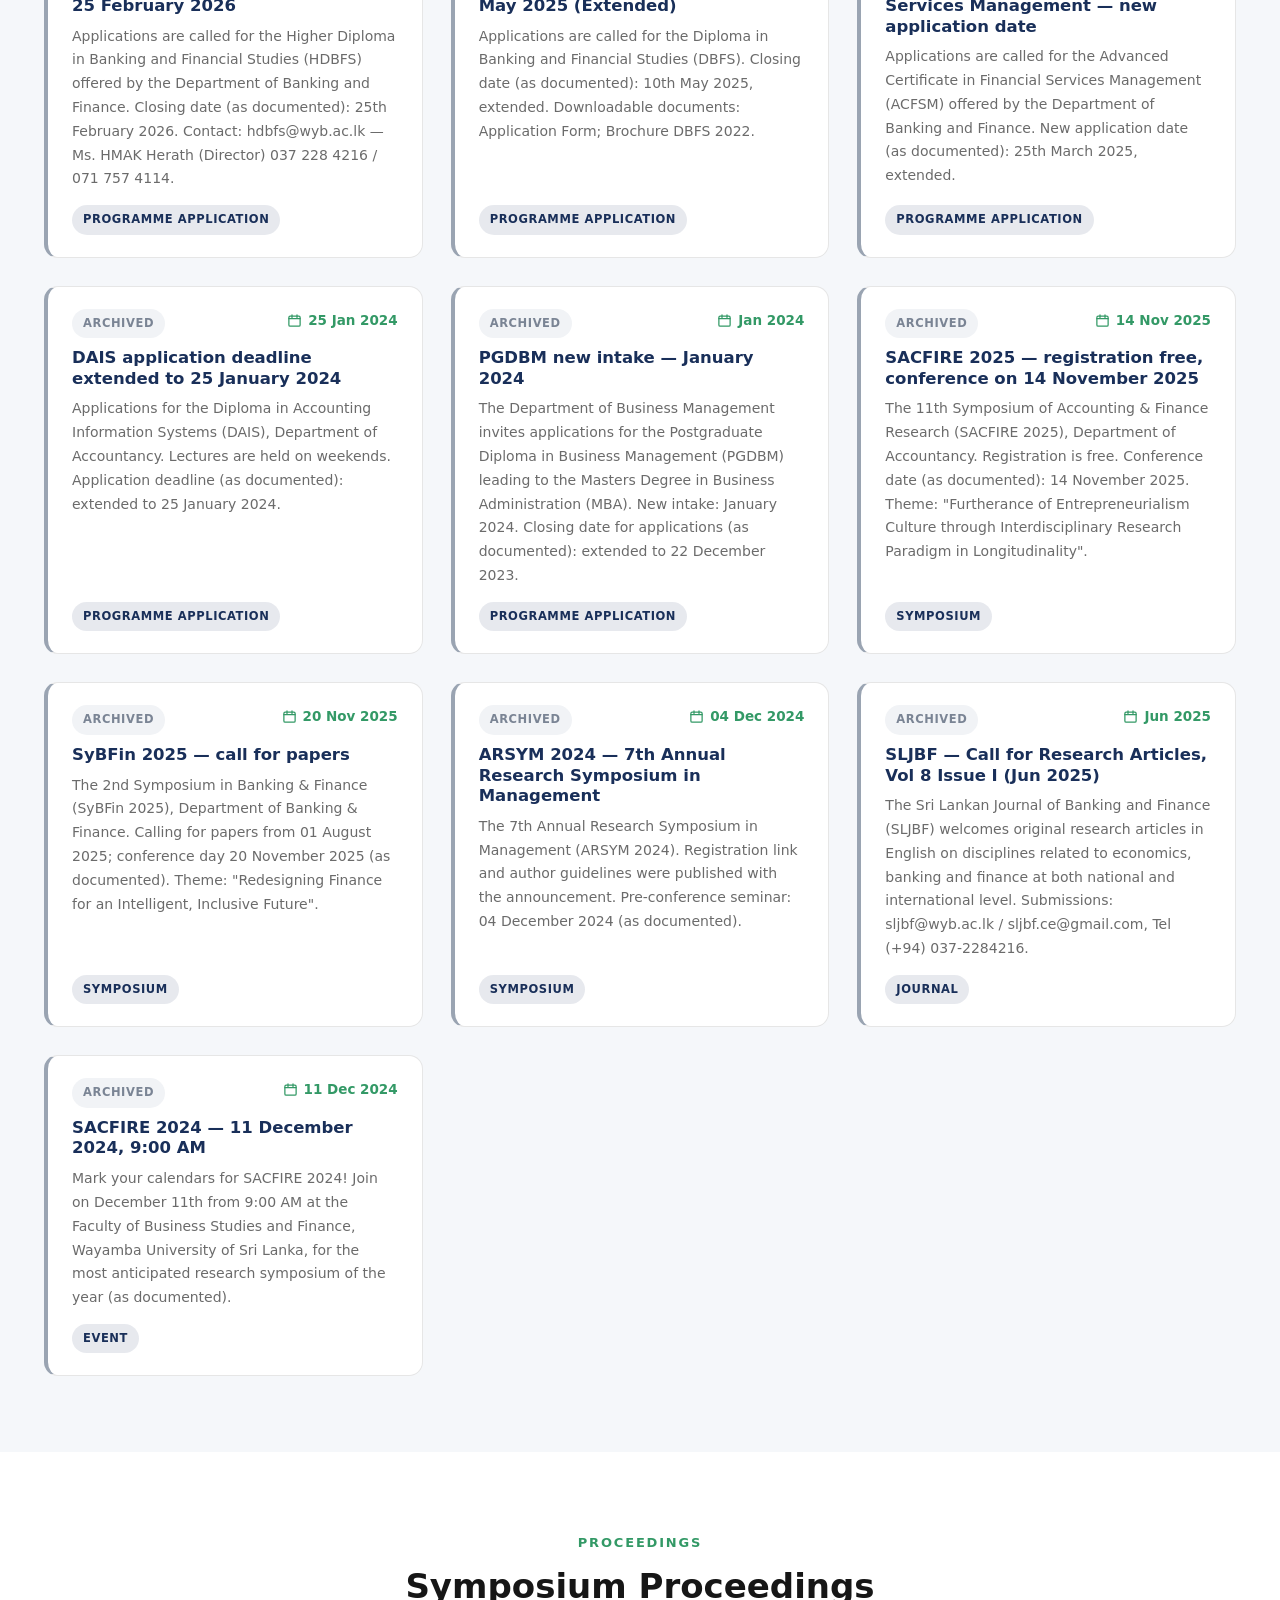
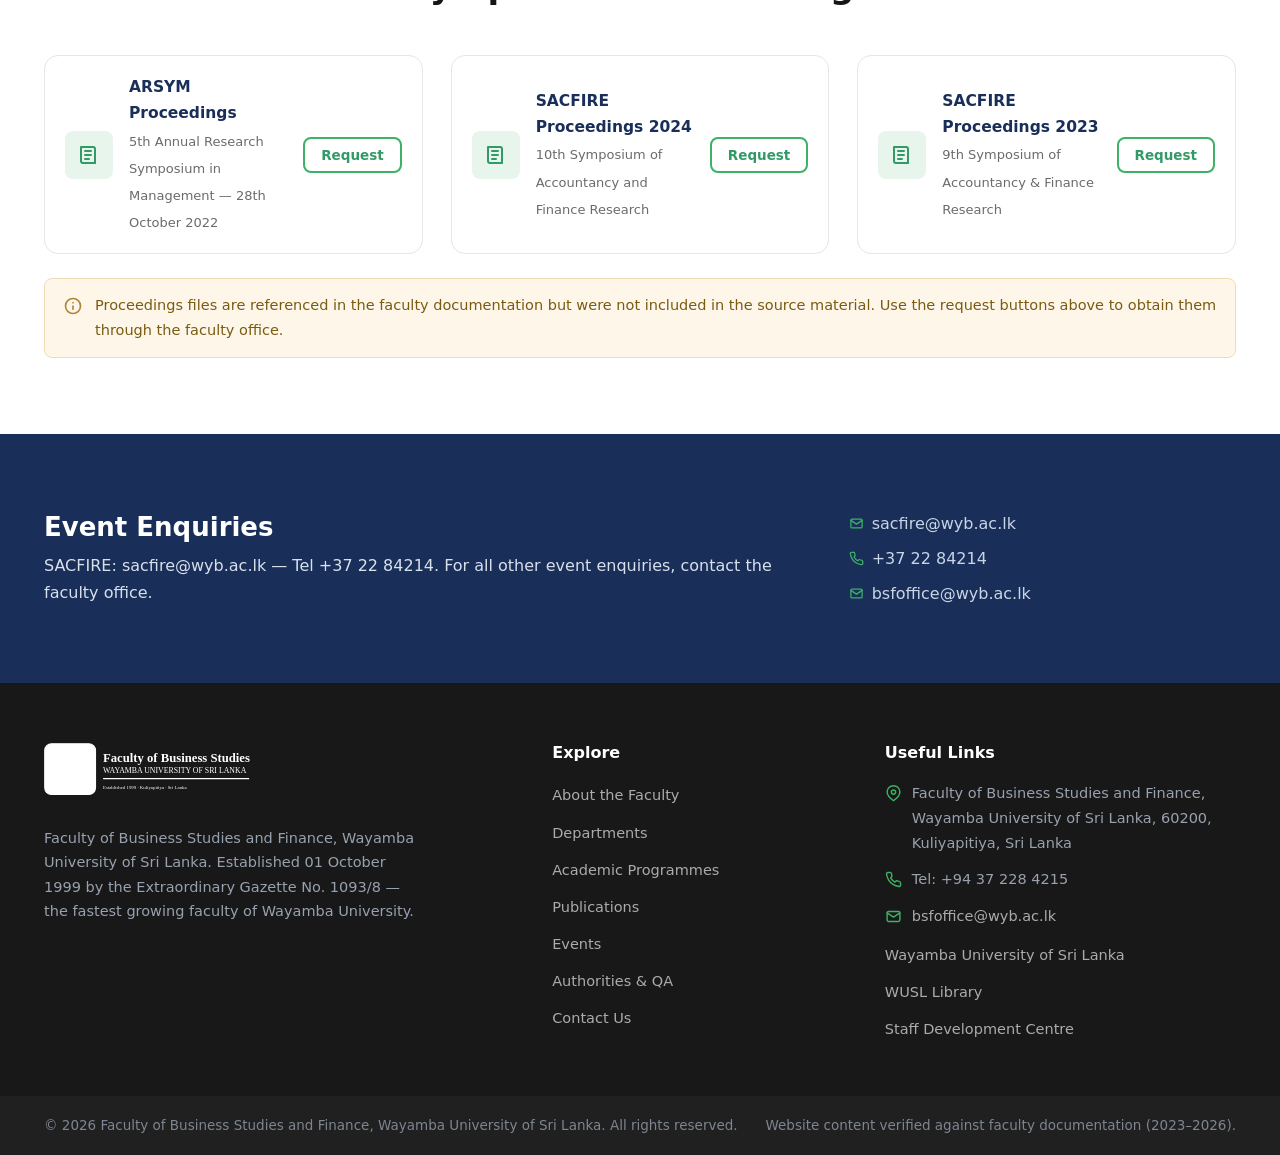
<file: events.html>
<!DOCTYPE html>
<html lang="en">
<head>
  <meta charset="UTF-8">
  <meta name="viewport" content="width=device-width, initial-scale=1.0">
  <title>Events &amp; Symposia — FBSF, Wayamba University of Sri Lanka</title>
  <meta name="description" content="FBSF events — ARSYM 2024, SACFIRE 2025 and SyBFin 2025 research symposia with themes, tracks, dates, keynote speakers, committees, plus archived announcements and calls for papers.">
  <link rel="icon" type="image/svg+xml" href="assets/images/favicon.svg">
  <link rel="stylesheet" href="css/style.css">
  <link rel="stylesheet" href="css/components.css">
  <link rel="stylesheet" href="css/responsive.css">
</head>
<body>

  <div class="topbar">
    <div class="container">
      <div class="topbar-contact">
        <span><svg class="icon" style="width:14px;height:14px"><use href="assets/icons/icons.svg#icon-location"></use></svg> 60200, Kuliyapitiya, Sri Lanka</span>
        <span><svg class="icon" style="width:14px;height:14px"><use href="assets/icons/icons.svg#icon-phone"></use></svg> Tel +94 37 228 4215</span>
        <span><svg class="icon" style="width:14px;height:14px"><use href="assets/icons/icons.svg#icon-mail"></use></svg> bsfoffice@wyb.ac.lk</span>
      </div>
      <div class="topbar-links">
        <a href="https://wyb.ac.lk/" target="_blank" rel="noopener">Wayamba University</a>
        <span class="topbar-sep">|</span>
        <a href="contact.html">Student Inquiries</a>
        <span class="topbar-sep">|</span>
        <a href="contact.html">Contact Us</a>
      </div>
    </div>
  </div>

  <header class="site-header">
    <div class="container header-inner">
      <a class="site-logo" href="index.html" aria-label="FBSF home">
        <img src="assets/images/logo.svg" alt="Faculty of Business Studies and Finance, Wayamba University of Sri Lanka">
      </a>
      <button class="nav-toggle" aria-label="Open menu" aria-expanded="false">
        <svg class="icon"><use href="assets/icons/icons.svg#icon-menu"></use></svg>
      </button>
      <nav class="main-nav" aria-label="Main navigation">
        <ul>
          <li><a href="index.html">Home</a></li>
          <li><a href="about.html">About</a></li>
          <li class="nav-dropdown">
            <a class="nav-dropdown-toggle" href="departments.html" aria-haspopup="true">Departments
              <svg class="icon"><use href="assets/icons/icons.svg#icon-chevron-down"></use></svg>
            </a>
            <ul>
              <li><a href="departments/accountancy.html">Department of Accountancy</a></li>
              <li><a href="departments/banking-finance.html">Department of Banking &amp; Finance</a></li>
              <li><a href="departments/business-management.html">Department of Business Management</a></li>
              <li><a href="departments/insurance-valuation.html">Department of Insurance &amp; Valuation</a></li>
              <li><a href="departments.html">All departments</a></li>
            </ul>
          </li>
          <li><a href="programmes.html">Programmes</a></li>
          <li class="nav-dropdown">
            <a class="nav-dropdown-toggle" href="research.html" aria-haspopup="true">Research
              <svg class="icon"><use href="assets/icons/icons.svg#icon-chevron-down"></use></svg>
            </a>
            <ul>
              <li><a href="research.html">Research Portal</a></li>
              <li><a href="publications.html">Publications</a></li>
              <li><a href="events.html">Events &amp; Symposia</a></li>
            </ul>
          </li>
          <li><a href="authorities.html">Authorities</a></li>
          <li><a href="contact.html">Contact</a></li>
        </ul>
      </nav>
      <div class="header-actions">
        <button class="btn btn--outline btn--sm header-search-btn" id="searchButton" aria-label="Search the website">
          <svg class="icon"><use href="assets/icons/icons.svg#icon-search"></use></svg>
          <span class="search-btn-text">Search</span>
        </button>
      </div>
    </div>
  </header>

  <main>
    <section class="page-hero">
      <div class="container">
        <nav class="breadcrumb" aria-label="Breadcrumb">
          <ol>
            <li><a href="index.html">Home</a></li>
            <li><a href="research.html">Research</a></li>
            <li class="current">Events</li>
          </ol>
        </nav>
        <h1>Events &amp; Research Symposia</h1>
        <p>ARSYM, SACFIRE and SyBFin — annual platforms where undergraduates and academics exchange and share research. The events below are drawn from the faculty&rsquo;s published documentation and are retained as archived records.</p>
      </div>
    </section>

    <div class="section" style="padding-bottom:0">
      <div class="container">
        <div class="notice">
          <svg class="icon"><use href="assets/icons/icons.svg#icon-info"></use></svg>
          <span><strong>Archive notice:</strong> All symposia, deadlines and calls listed here are historical records from faculty documentation (2024–2026) and have concluded. They are published for reference; current events should be confirmed with the faculty office.</span>
        </div>
      </div>
    </div>

    <!-- ============================ SYMPOSIA ============================ -->
    <section class="section" id="symposiums">
      <div class="container">
        <div class="section-head">
          <span class="eyebrow">Research Symposia</span>
          <h2>Symposium Details</h2>
        </div>
        <div class="grid" id="symposiumGrid" style="grid-template-columns:repeat(2,1fr)"></div>
      </div>
    </section>

    <!-- ============================ ANNOUNCEMENTS ============================ -->
    <section class="section section--soft" id="announcements">
      <div class="container">
        <div class="section-head">
          <span class="eyebrow">Announcements &amp; Calls</span>
          <h2>Archived Announcements</h2>
          <p>Programme application calls, journal calls and symposium reminders as published by the faculty.</p>
        </div>
        <div class="grid" id="eventGrid" style="grid-template-columns:repeat(3,1fr)"></div>
      </div>
    </section>

    <!-- ============================ PROCEEDINGS ============================ -->
    <section class="section">
      <div class="container">
        <div class="section-head">
          <span class="eyebrow">Proceedings</span>
          <h2>Symposium Proceedings</h2>
        </div>
        <div class="grid" style="grid-template-columns:repeat(3,1fr)">
          <div class="download-item">
            <div class="icon-box"><svg class="icon"><use href="assets/icons/icons.svg#icon-journal"></use></svg></div>
            <div style="flex:1"><strong>ARSYM Proceedings</strong><small>5th Annual Research Symposium in Management — 28th October 2022</small></div>
            <button class="btn btn--outline btn--sm js-download-notice" data-file="ARSYM-2022-Proceedings.pdf">Request</button>
          </div>
          <div class="download-item">
            <div class="icon-box"><svg class="icon"><use href="assets/icons/icons.svg#icon-journal"></use></svg></div>
            <div style="flex:1"><strong>SACFIRE Proceedings 2024</strong><small>10th Symposium of Accountancy and Finance Research</small></div>
            <button class="btn btn--outline btn--sm js-download-notice" data-file="SACFIRE-2024-Proceedings.pdf">Request</button>
          </div>
          <div class="download-item">
            <div class="icon-box"><svg class="icon"><use href="assets/icons/icons.svg#icon-journal"></use></svg></div>
            <div style="flex:1"><strong>SACFIRE Proceedings 2023</strong><small>9th Symposium of Accountancy &amp; Finance Research</small></div>
            <button class="btn btn--outline btn--sm js-download-notice" data-file="SACFIRE-2023-Proceedings.pdf">Request</button>
          </div>
        </div>
        <div class="notice" style="margin-top:24px">
          <svg class="icon"><use href="assets/icons/icons.svg#icon-info"></use></svg>
          <span>Proceedings files are referenced in the faculty documentation but were not included in the source material. Use the request buttons above to obtain them through the faculty office.</span>
        </div>
      </div>
    </section>

    <section class="contact-strip section">
      <div class="container">
        <div>
          <h2>Event Enquiries</h2>
          <p>SACFIRE: sacfire@wyb.ac.lk — Tel +37 22 84214. For all other event enquiries, contact the faculty office.</p>
        </div>
        <div class="contact-details">
          <a href="mailto:sacfire@wyb.ac.lk"><svg class="icon" style="width:15px;height:15px;color:var(--green)"><use href="assets/icons/icons.svg#icon-mail"></use></svg> sacfire@wyb.ac.lk</a>
          <a href="tel:+94372284214"><svg class="icon" style="width:15px;height:15px;color:var(--green)"><use href="assets/icons/icons.svg#icon-phone"></use></svg> +37 22 84214</a>
          <a href="mailto:bsfoffice@wyb.ac.lk"><svg class="icon" style="width:15px;height:15px;color:var(--green)"><use href="assets/icons/icons.svg#icon-mail"></use></svg> bsfoffice@wyb.ac.lk</a>
        </div>
      </div>
    </section>
  </main>

  <footer class="site-footer">
    <div class="container">
      <div class="footer-grid">
        <div class="footer-brand">
          <img src="assets/images/logo.svg" alt="FBSF logo">
          <p>Faculty of Business Studies and Finance, Wayamba University of Sri Lanka. Established 01 October 1999 by the Extraordinary Gazette No. 1093/8 — the fastest growing faculty of Wayamba University.</p>
        </div>
        <div class="footer-col">
          <h4>Explore</h4>
          <ul>
            <li><a href="about.html">About the Faculty</a></li>
            <li><a href="departments.html">Departments</a></li>
            <li><a href="programmes.html">Academic Programmes</a></li>
            <li><a href="publications.html">Publications</a></li>
            <li><a href="events.html">Events</a></li>
            <li><a href="authorities.html">Authorities &amp; QA</a></li>
            <li><a href="contact.html">Contact Us</a></li>
          </ul>
        </div>
        <div class="footer-col">
          <h4>Useful Links</h4>
          <ul class="footer-contact">
            <li><svg class="icon"><use href="assets/icons/icons.svg#icon-location"></use></svg> Faculty of Business Studies and Finance, Wayamba University of Sri Lanka, 60200, Kuliyapitiya, Sri Lanka</li>
            <li><svg class="icon"><use href="assets/icons/icons.svg#icon-phone"></use></svg> Tel: +94 37 228 4215</li>
            <li><svg class="icon"><use href="assets/icons/icons.svg#icon-mail"></use></svg> <a href="mailto:bsfoffice@wyb.ac.lk" style="color:#ababab">bsfoffice@wyb.ac.lk</a></li>
          </ul>
          <ul>
            <li><a href="https://wyb.ac.lk/" target="_blank" rel="noopener">Wayamba University of Sri Lanka</a></li>
            <li><a href="https://libsys.wyb.ac.lk/" target="_blank" rel="noopener">WUSL Library</a></li>
            <li><a href="https://sdc.wyb.ac.lk/wybsdc/" target="_blank" rel="noopener">Staff Development Centre</a></li>
          </ul>
        </div>
      </div>
    </div>
    <div class="footer-copyright">
      <div class="container">
        <span>&copy; <span id="footerYear">2026</span> Faculty of Business Studies and Finance, Wayamba University of Sri Lanka. All rights reserved.</span>
        <span>Website content verified against faculty documentation (2023–2026).</span>
      </div>
    </div>
  </footer>

  <div id="searchModalHost"></div>
  <div id="noticeHost"></div>
  <button class="back-to-top" aria-label="Back to top">
    <svg class="icon"><use href="assets/icons/icons.svg#icon-arrow-up"></use></svg>
  </button>

  <script src="js/data.js"></script>
  <script src="js/main.js"></script>
  <script src="js/navigation.js"></script>
  <script src="js/search.js"></script>
  <script src="js/filters.js"></script>
</body>
</html>
</file>
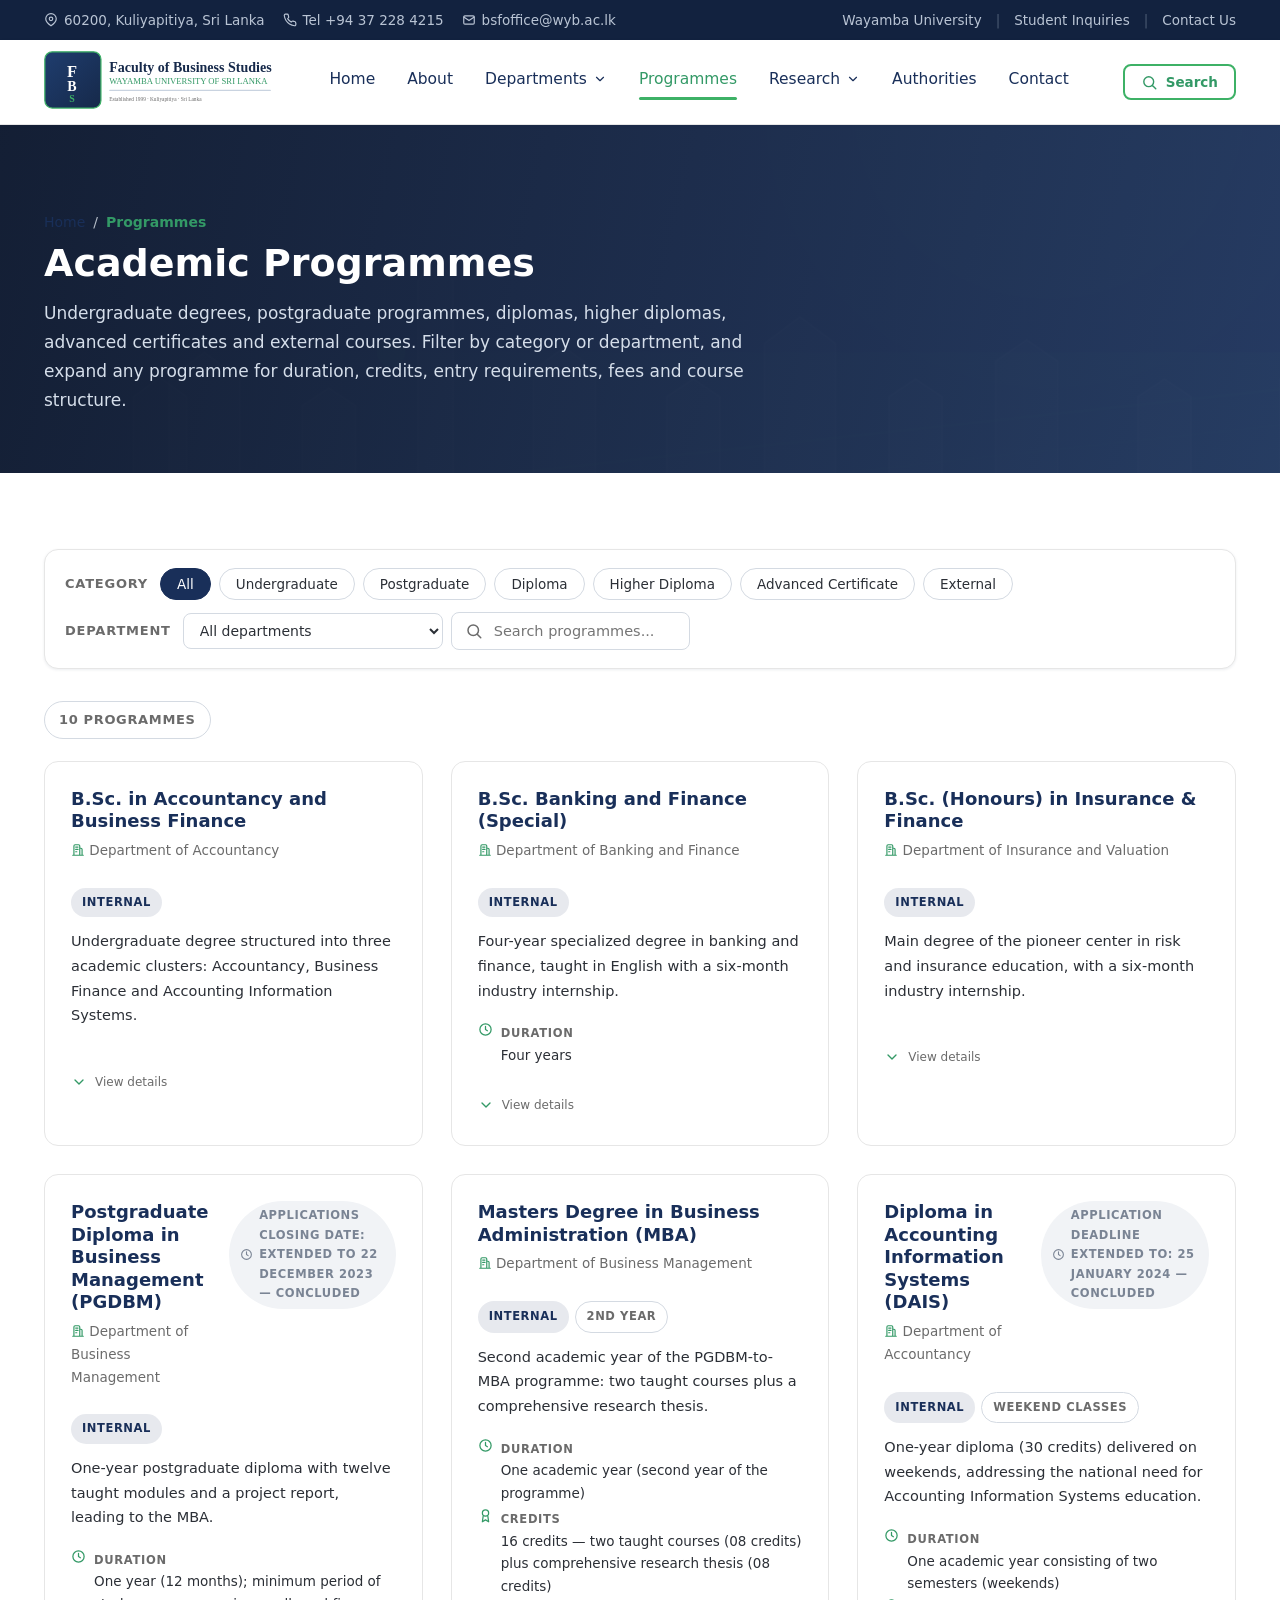
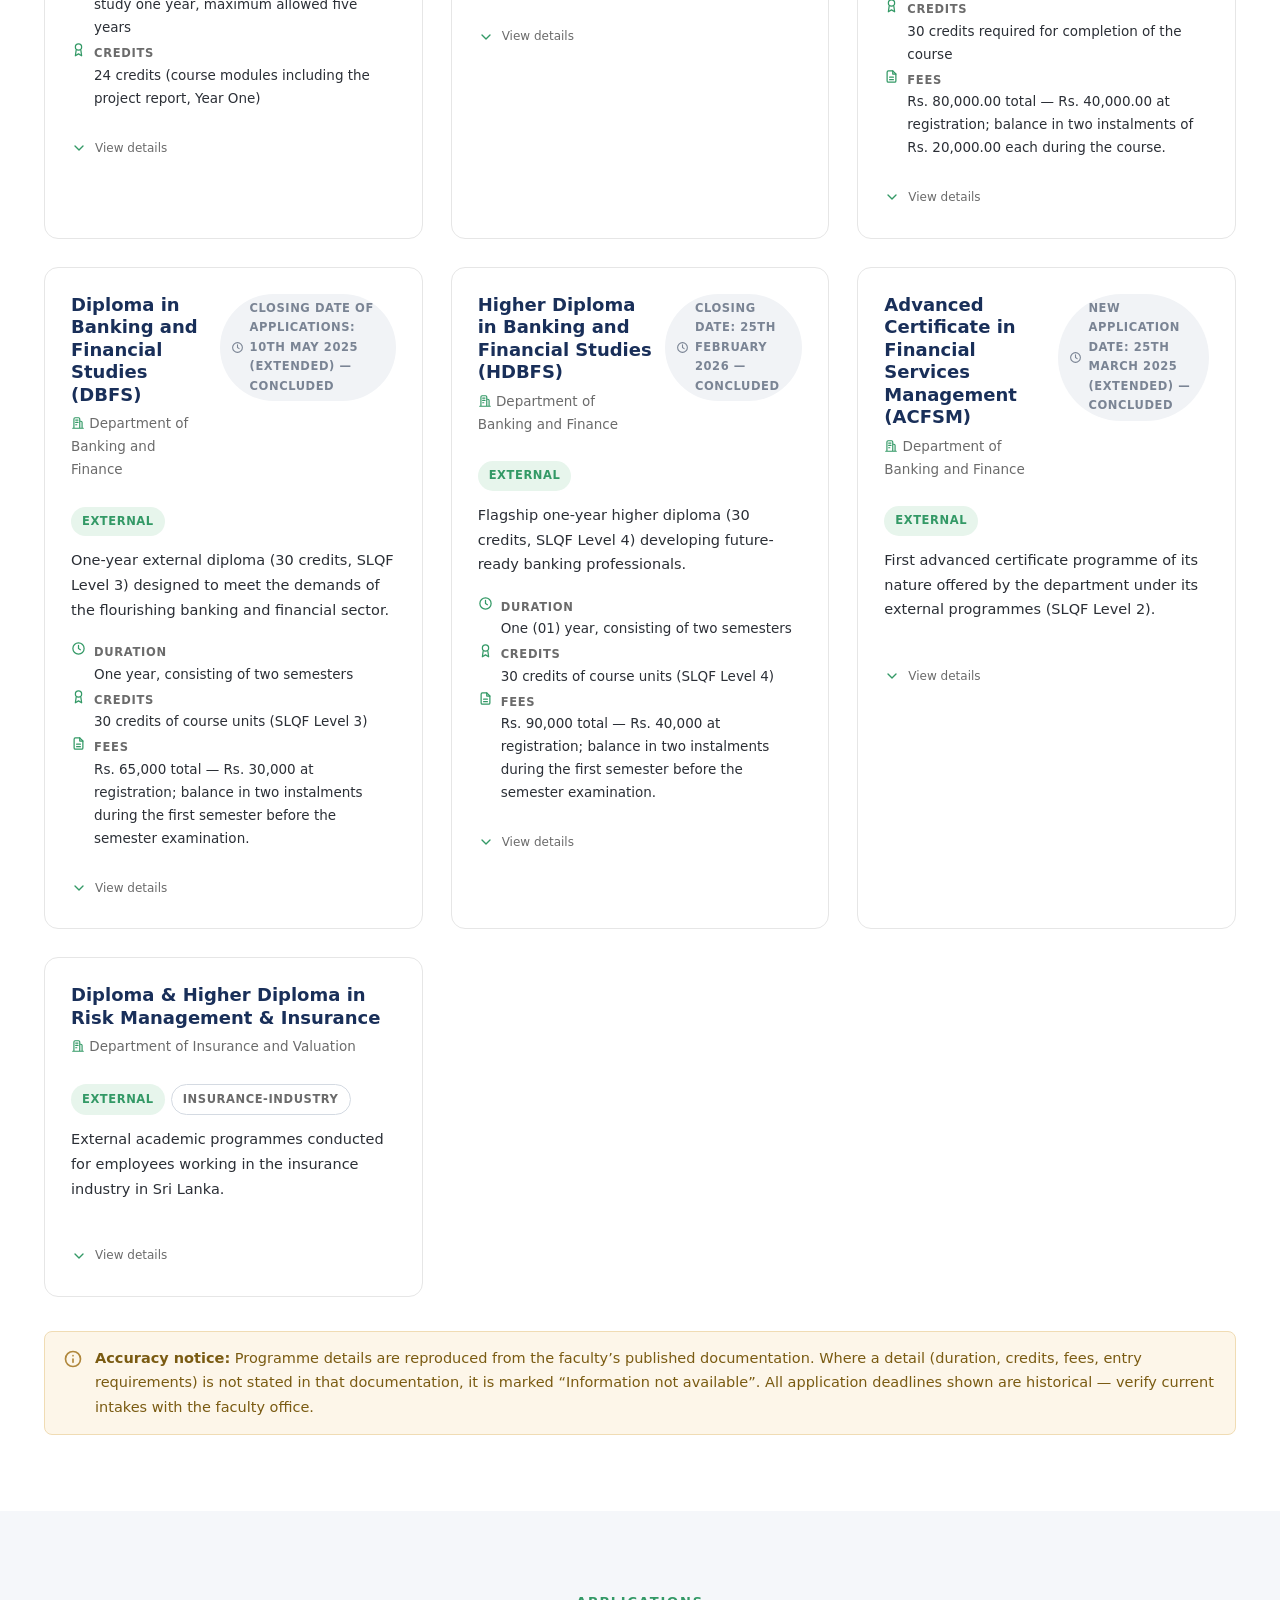
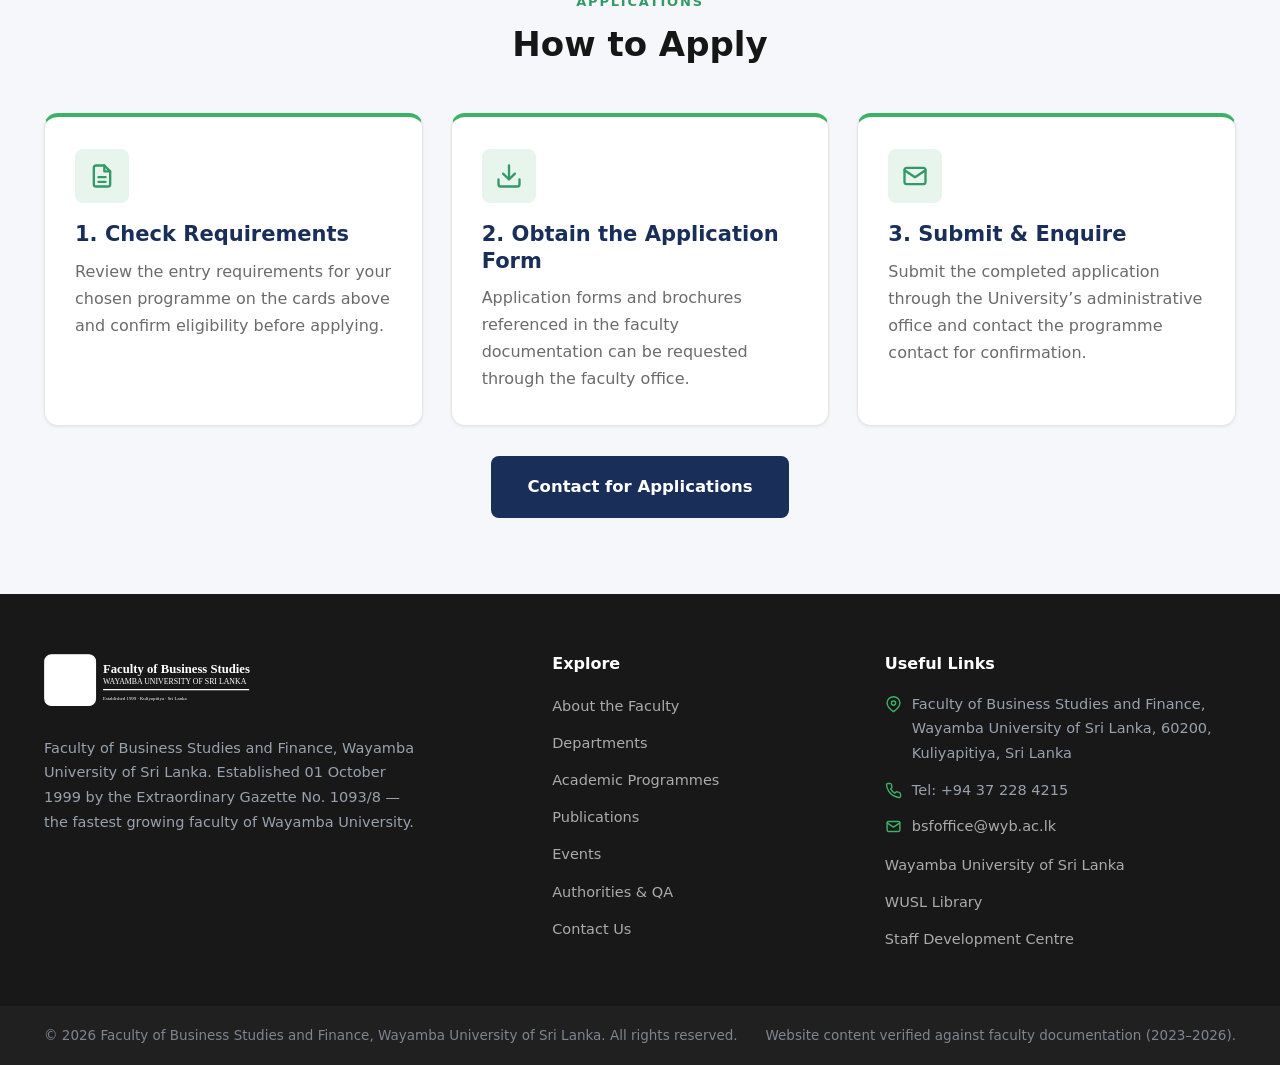
<file: programmes.html>
<!DOCTYPE html>
<html lang="en">
<head>
  <meta charset="UTF-8">
  <meta name="viewport" content="width=device-width, initial-scale=1.0">
  <title>Academic Programmes — FBSF, Wayamba University of Sri Lanka</title>
  <meta name="description" content="Undergraduate, postgraduate, diploma, higher diploma, advanced certificate and external programmes of the Faculty of Business Studies and Finance — durations, credits, entry requirements, fees and course structures.">
  <link rel="icon" type="image/svg+xml" href="assets/images/favicon.svg">
  <link rel="stylesheet" href="css/style.css">
  <link rel="stylesheet" href="css/components.css">
  <link rel="stylesheet" href="css/responsive.css">
</head>
<body>

  <div class="topbar">
    <div class="container">
      <div class="topbar-contact">
        <span><svg class="icon" style="width:14px;height:14px"><use href="assets/icons/icons.svg#icon-location"></use></svg> 60200, Kuliyapitiya, Sri Lanka</span>
        <span><svg class="icon" style="width:14px;height:14px"><use href="assets/icons/icons.svg#icon-phone"></use></svg> Tel +94 37 228 4215</span>
        <span><svg class="icon" style="width:14px;height:14px"><use href="assets/icons/icons.svg#icon-mail"></use></svg> bsfoffice@wyb.ac.lk</span>
      </div>
      <div class="topbar-links">
        <a href="https://wyb.ac.lk/" target="_blank" rel="noopener">Wayamba University</a>
        <span class="topbar-sep">|</span>
        <a href="contact.html">Student Inquiries</a>
        <span class="topbar-sep">|</span>
        <a href="contact.html">Contact Us</a>
      </div>
    </div>
  </div>

  <header class="site-header">
    <div class="container header-inner">
      <a class="site-logo" href="index.html" aria-label="FBSF home">
        <img src="assets/images/logo.svg" alt="Faculty of Business Studies and Finance, Wayamba University of Sri Lanka">
      </a>
      <button class="nav-toggle" aria-label="Open menu" aria-expanded="false">
        <svg class="icon"><use href="assets/icons/icons.svg#icon-menu"></use></svg>
      </button>
      <nav class="main-nav" aria-label="Main navigation">
        <ul>
          <li><a href="index.html">Home</a></li>
          <li><a href="about.html">About</a></li>
          <li class="nav-dropdown">
            <a class="nav-dropdown-toggle" href="departments.html" aria-haspopup="true">Departments
              <svg class="icon"><use href="assets/icons/icons.svg#icon-chevron-down"></use></svg>
            </a>
            <ul>
              <li><a href="departments/accountancy.html">Department of Accountancy</a></li>
              <li><a href="departments/banking-finance.html">Department of Banking &amp; Finance</a></li>
              <li><a href="departments/business-management.html">Department of Business Management</a></li>
              <li><a href="departments/insurance-valuation.html">Department of Insurance &amp; Valuation</a></li>
              <li><a href="departments.html">All departments</a></li>
            </ul>
          </li>
          <li><a href="programmes.html">Programmes</a></li>
          <li class="nav-dropdown">
            <a class="nav-dropdown-toggle" href="research.html" aria-haspopup="true">Research
              <svg class="icon"><use href="assets/icons/icons.svg#icon-chevron-down"></use></svg>
            </a>
            <ul>
              <li><a href="research.html">Research Portal</a></li>
              <li><a href="publications.html">Publications</a></li>
              <li><a href="events.html">Events &amp; Symposia</a></li>
            </ul>
          </li>
          <li><a href="authorities.html">Authorities</a></li>
          <li><a href="contact.html">Contact</a></li>
        </ul>
      </nav>
      <div class="header-actions">
        <button class="btn btn--outline btn--sm header-search-btn" id="searchButton" aria-label="Search the website">
          <svg class="icon"><use href="assets/icons/icons.svg#icon-search"></use></svg>
          <span class="search-btn-text">Search</span>
        </button>
      </div>
    </div>
  </header>

  <main>
    <section class="page-hero">
      <div class="container">
        <nav class="breadcrumb" aria-label="Breadcrumb">
          <ol>
            <li><a href="index.html">Home</a></li>
            <li class="current">Programmes</li>
          </ol>
        </nav>
        <h1>Academic Programmes</h1>
        <p>Undergraduate degrees, postgraduate programmes, diplomas, higher diplomas, advanced certificates and external courses. Filter by category or department, and expand any programme for duration, credits, entry requirements, fees and course structure.</p>
      </div>
    </section>

    <!-- ============================ FILTERS + GRID ============================ -->
    <section class="section">
      <div class="container">
        <div class="filters">
          <div class="filter-group">
            <span class="filter-label">Category</span>
            <div class="filter-pills" id="categoryPills"></div>
          </div>
          <div class="filter-group">
            <span class="filter-label">Department</span>
            <select class="filter-select" id="deptFilter" aria-label="Filter by department"></select>
            <div class="search-input-wrap">
              <svg class="icon"><use href="assets/icons/icons.svg#icon-search"></use></svg>
              <input class="search-input" id="programmeSearch" type="search" placeholder="Search programmes..." aria-label="Search programmes">
            </div>
          </div>
        </div>

        <div class="filter-pills" style="margin-bottom:22px">
          <span class="badge badge--outline" id="programmeCount" style="font-family:var(--font-head);font-size:13px;padding:7px 14px">Programmes</span>
        </div>

        <div class="grid" id="programmeGrid" style="grid-template-columns:repeat(3,1fr)"></div>

        <div class="empty-state" id="programmeEmpty" style="display:none">
          <svg class="icon"><use href="assets/icons/icons.svg#icon-search"></use></svg>
          <p>No programmes match your filters. Try clearing the search or selecting a different category.</p>
        </div>

        <div class="notice" style="margin-top:34px">
          <svg class="icon"><use href="assets/icons/icons.svg#icon-info"></use></svg>
          <span><strong>Accuracy notice:</strong> Programme details are reproduced from the faculty&rsquo;s published documentation. Where a detail (duration, credits, fees, entry requirements) is not stated in that documentation, it is marked &ldquo;Information not available&rdquo;. All application deadlines shown are historical — verify current intakes with the faculty office.</span>
        </div>
      </div>
    </section>

    <!-- ============================ HOW TO APPLY ============================ -->
    <section class="section section--soft">
      <div class="container">
        <div class="section-head">
          <span class="eyebrow">Applications</span>
          <h2>How to Apply</h2>
        </div>
        <div class="grid" style="grid-template-columns:repeat(3,1fr)">
          <div class="vm-card"><div class="icon-wrap"><svg class="icon"><use href="assets/icons/icons.svg#icon-file"></use></svg></div><h3>1. Check Requirements</h3><p>Review the entry requirements for your chosen programme on the cards above and confirm eligibility before applying.</p></div>
          <div class="vm-card"><div class="icon-wrap"><svg class="icon"><use href="assets/icons/icons.svg#icon-download"></use></svg></div><h3>2. Obtain the Application Form</h3><p>Application forms and brochures referenced in the faculty documentation can be requested through the faculty office.</p></div>
          <div class="vm-card"><div class="icon-wrap"><svg class="icon"><use href="assets/icons/icons.svg#icon-mail"></use></svg></div><h3>3. Submit &amp; Enquire</h3><p>Submit the completed application through the University&rsquo;s administrative office and contact the programme contact for confirmation.</p></div>
        </div>
        <div class="text-center" style="margin-top:30px">
          <a class="btn btn--navy btn--lg" href="contact.html">Contact for Applications</a>
        </div>
      </div>
    </section>
  </main>

  <footer class="site-footer">
    <div class="container">
      <div class="footer-grid">
        <div class="footer-brand">
          <img src="assets/images/logo.svg" alt="FBSF logo">
          <p>Faculty of Business Studies and Finance, Wayamba University of Sri Lanka. Established 01 October 1999 by the Extraordinary Gazette No. 1093/8 — the fastest growing faculty of Wayamba University.</p>
        </div>
        <div class="footer-col">
          <h4>Explore</h4>
          <ul>
            <li><a href="about.html">About the Faculty</a></li>
            <li><a href="departments.html">Departments</a></li>
            <li><a href="programmes.html">Academic Programmes</a></li>
            <li><a href="publications.html">Publications</a></li>
            <li><a href="events.html">Events</a></li>
            <li><a href="authorities.html">Authorities &amp; QA</a></li>
            <li><a href="contact.html">Contact Us</a></li>
          </ul>
        </div>
        <div class="footer-col">
          <h4>Useful Links</h4>
          <ul class="footer-contact">
            <li><svg class="icon"><use href="assets/icons/icons.svg#icon-location"></use></svg> Faculty of Business Studies and Finance, Wayamba University of Sri Lanka, 60200, Kuliyapitiya, Sri Lanka</li>
            <li><svg class="icon"><use href="assets/icons/icons.svg#icon-phone"></use></svg> Tel: +94 37 228 4215</li>
            <li><svg class="icon"><use href="assets/icons/icons.svg#icon-mail"></use></svg> <a href="mailto:bsfoffice@wyb.ac.lk" style="color:#ababab">bsfoffice@wyb.ac.lk</a></li>
          </ul>
          <ul>
            <li><a href="https://wyb.ac.lk/" target="_blank" rel="noopener">Wayamba University of Sri Lanka</a></li>
            <li><a href="https://libsys.wyb.ac.lk/" target="_blank" rel="noopener">WUSL Library</a></li>
            <li><a href="https://sdc.wyb.ac.lk/wybsdc/" target="_blank" rel="noopener">Staff Development Centre</a></li>
          </ul>
        </div>
      </div>
    </div>
    <div class="footer-copyright">
      <div class="container">
        <span>&copy; <span id="footerYear">2026</span> Faculty of Business Studies and Finance, Wayamba University of Sri Lanka. All rights reserved.</span>
        <span>Website content verified against faculty documentation (2023–2026).</span>
      </div>
    </div>
  </footer>

  <div id="searchModalHost"></div>
  <div id="noticeHost"></div>
  <button class="back-to-top" aria-label="Back to top">
    <svg class="icon"><use href="assets/icons/icons.svg#icon-arrow-up"></use></svg>
  </button>

  <script src="js/data.js"></script>
  <script src="js/main.js"></script>
  <script src="js/navigation.js"></script>
  <script src="js/search.js"></script>
  <script src="js/filters.js"></script>
</body>
</html>
</file>
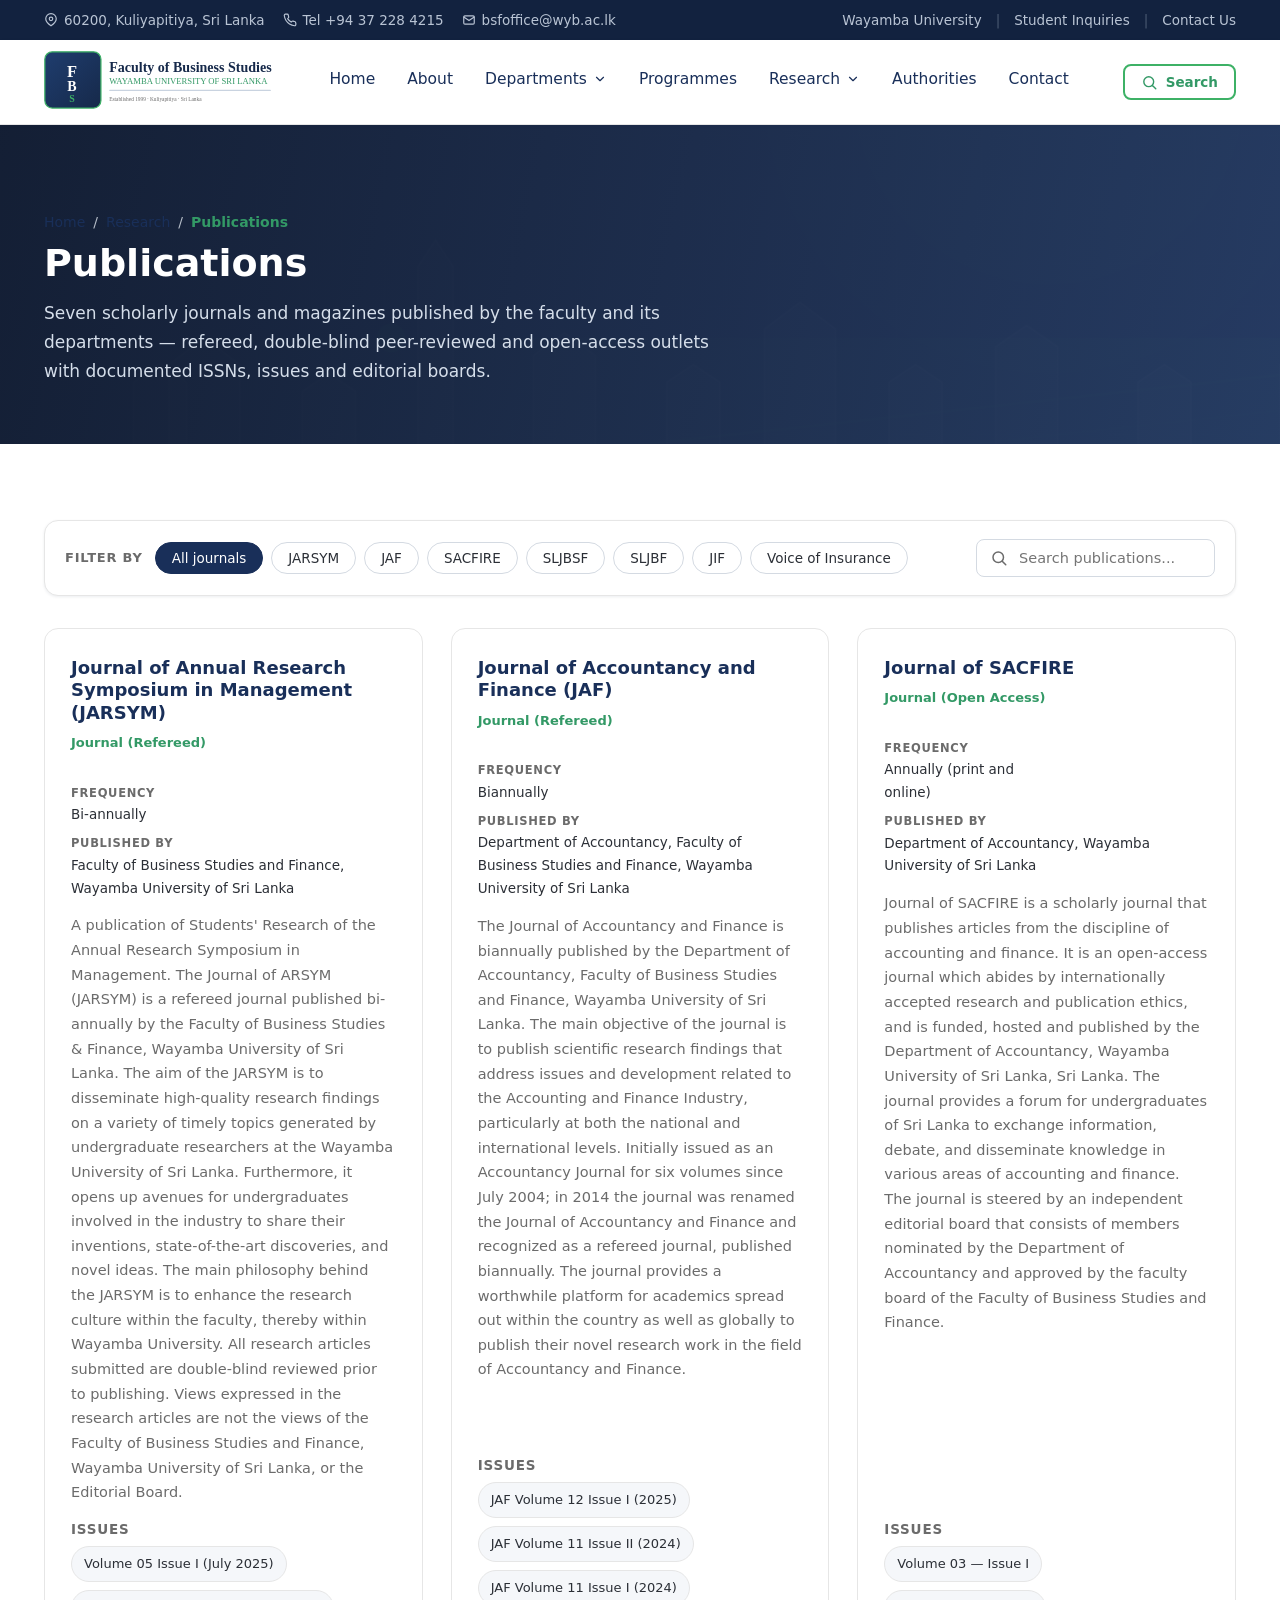
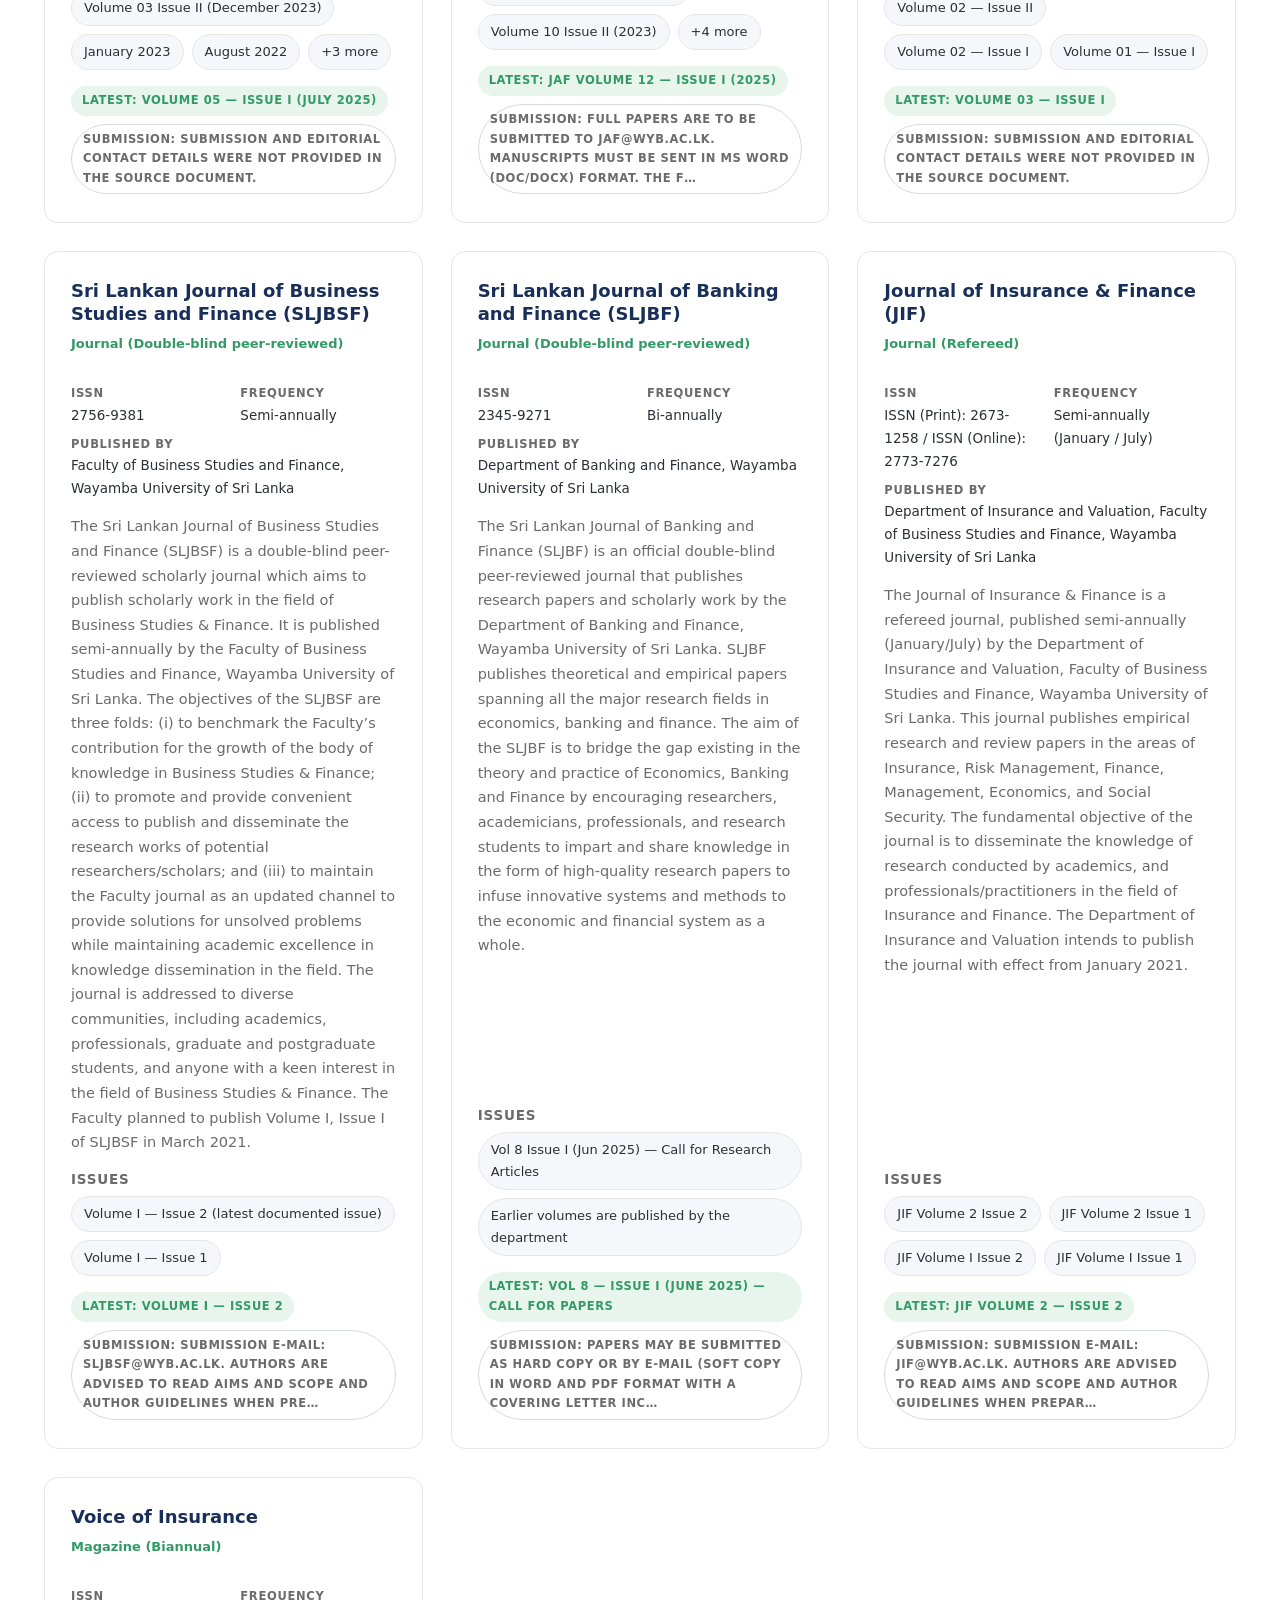
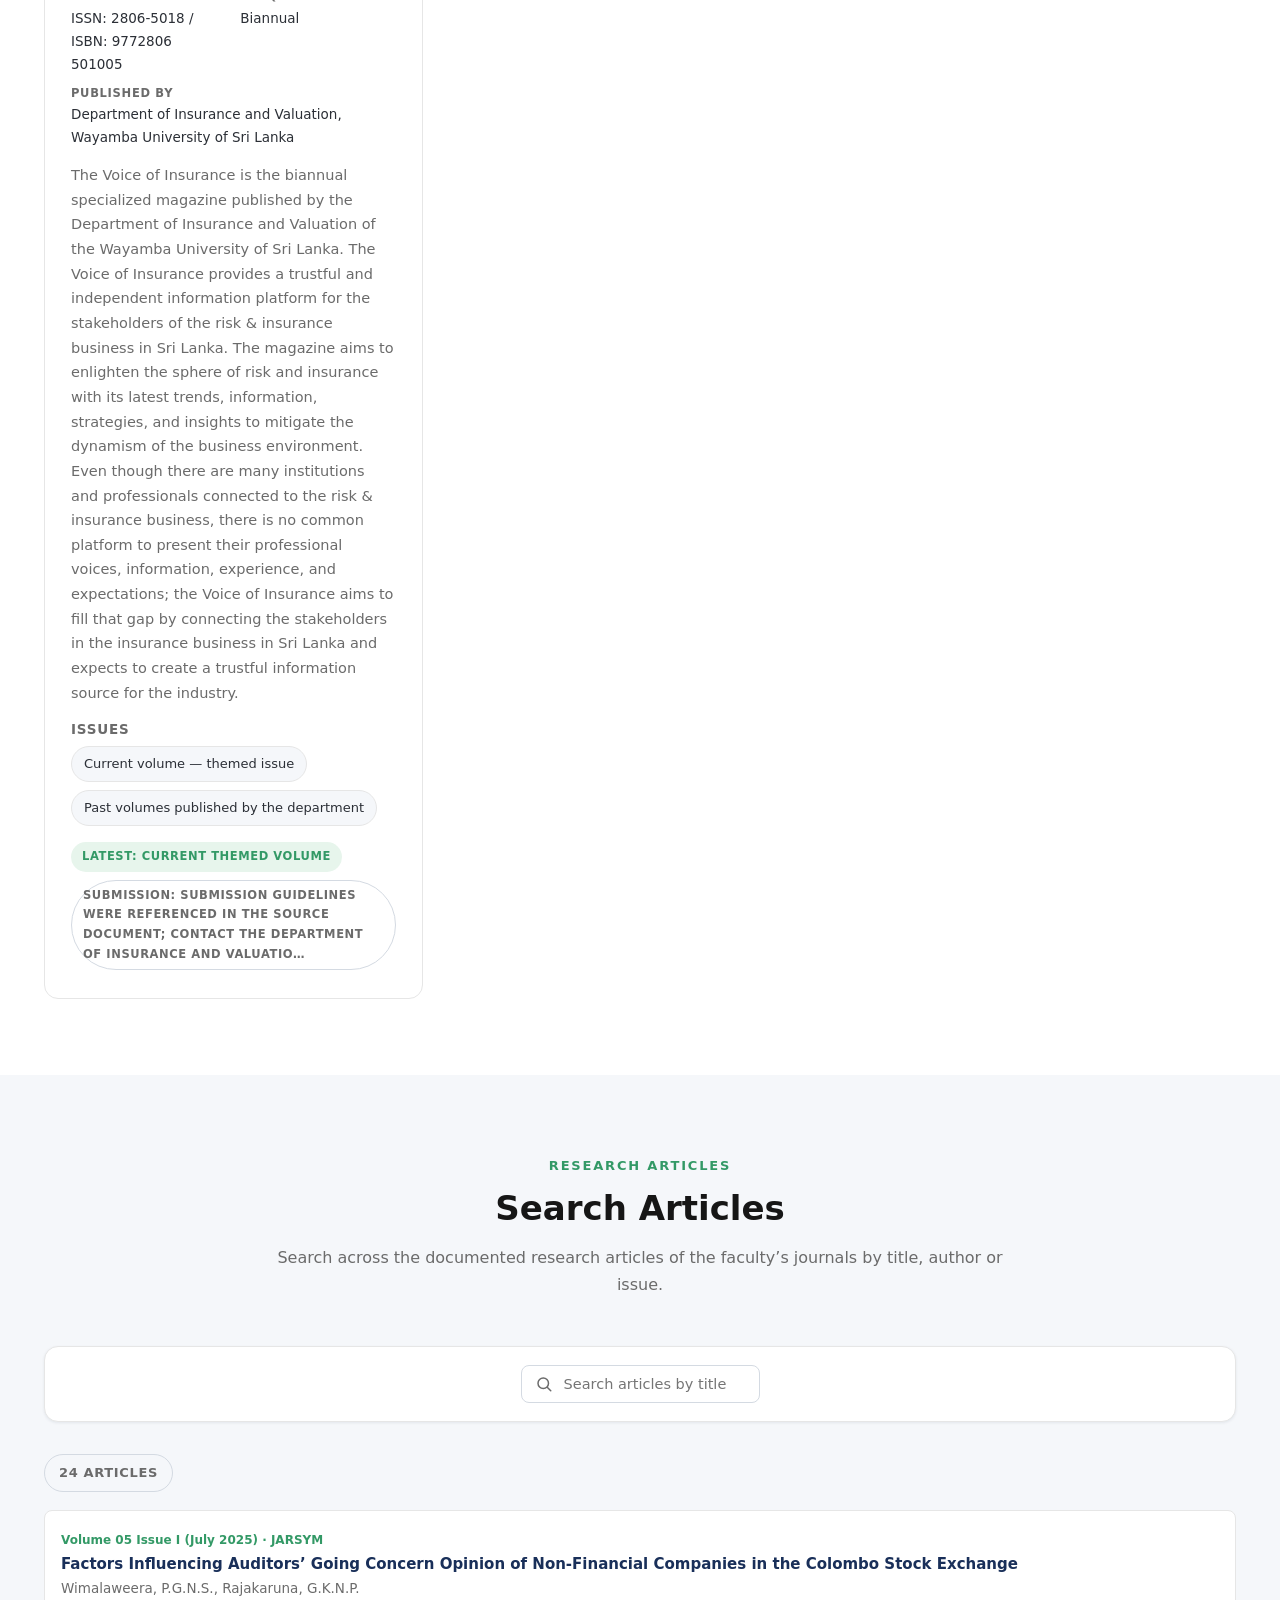
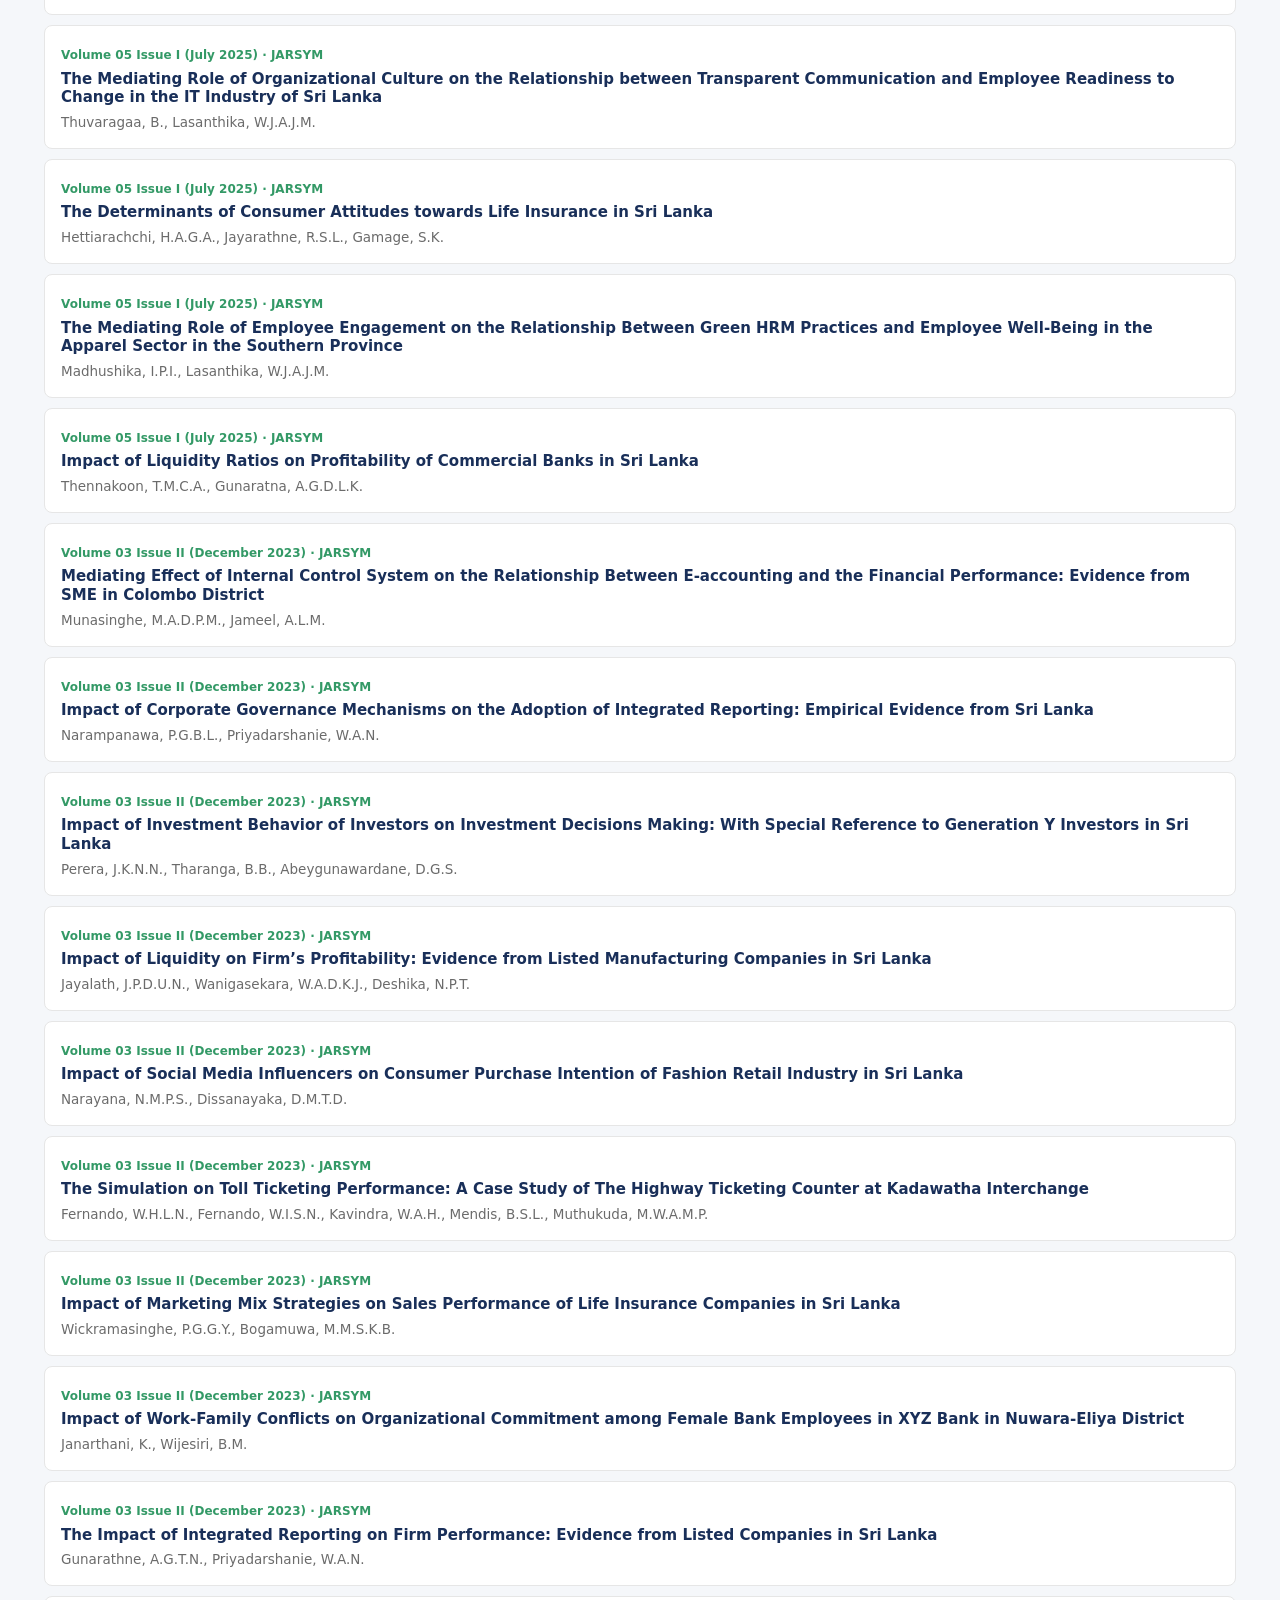
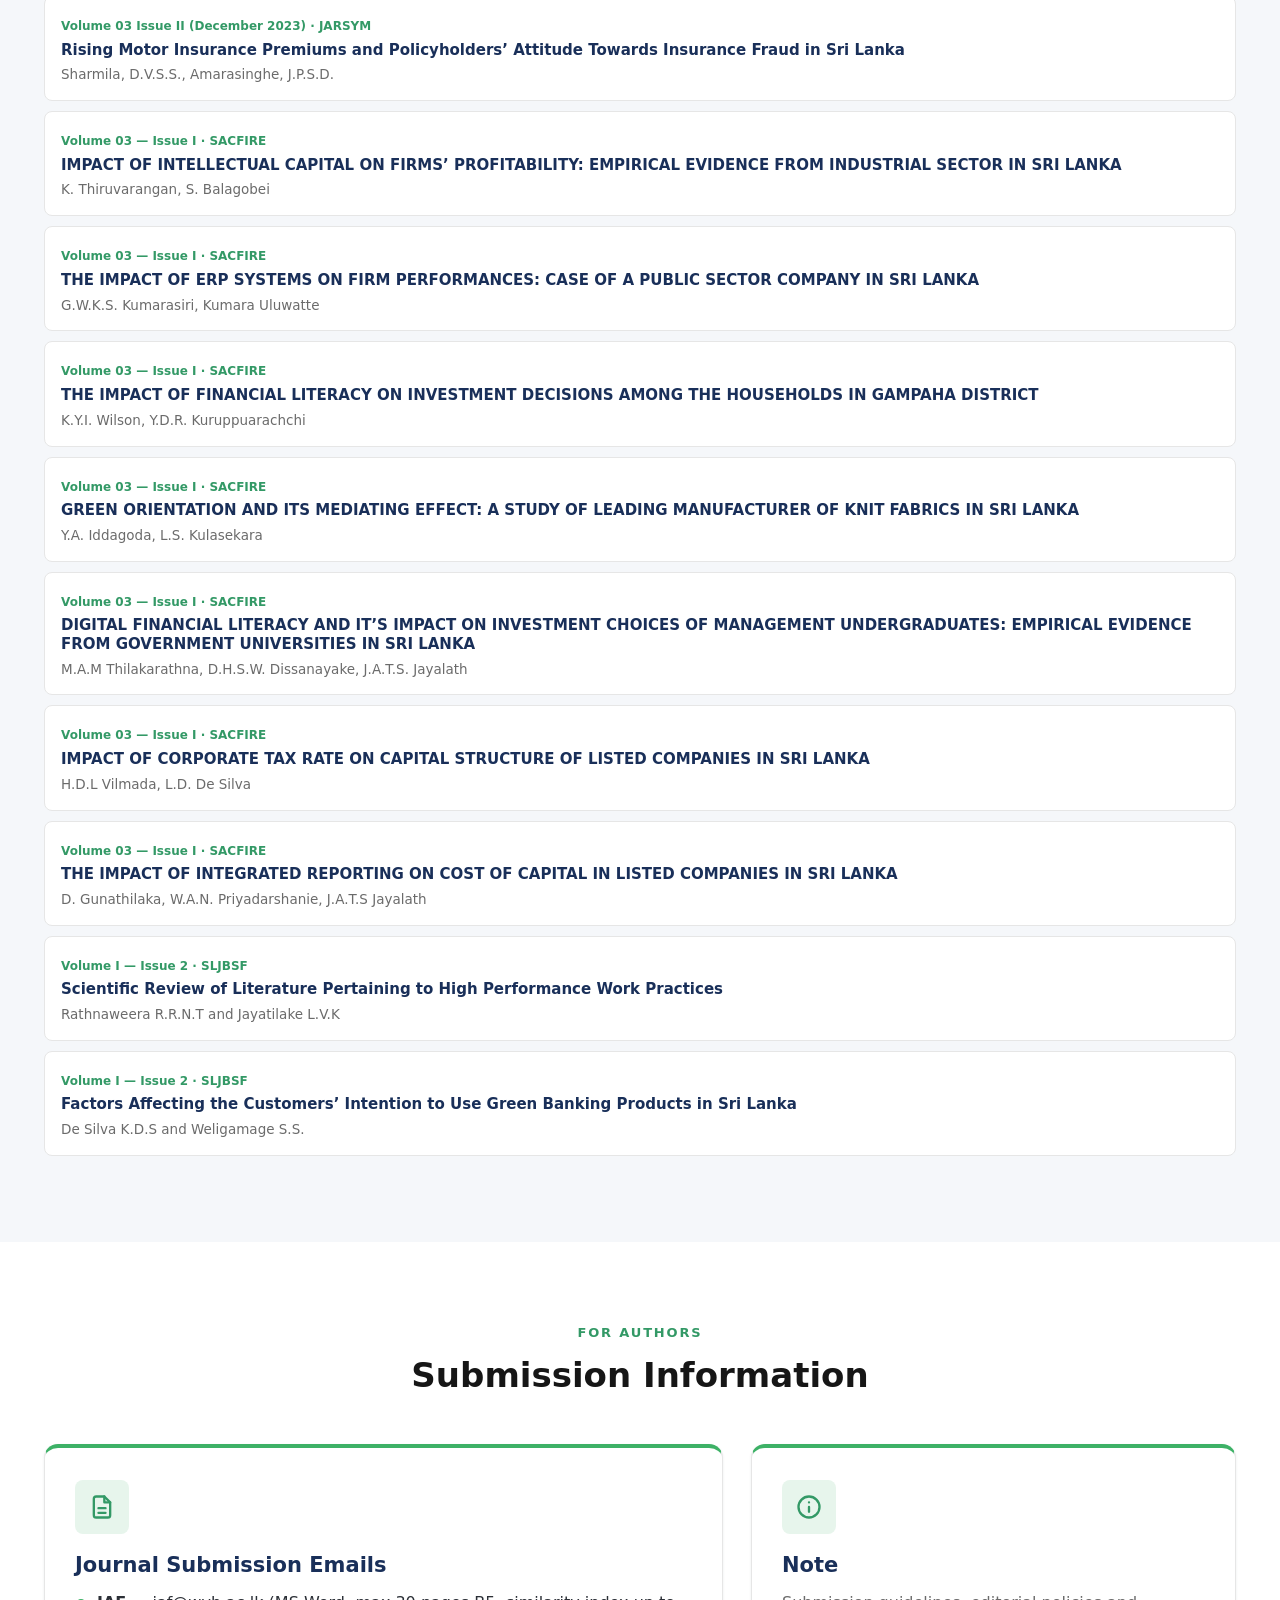
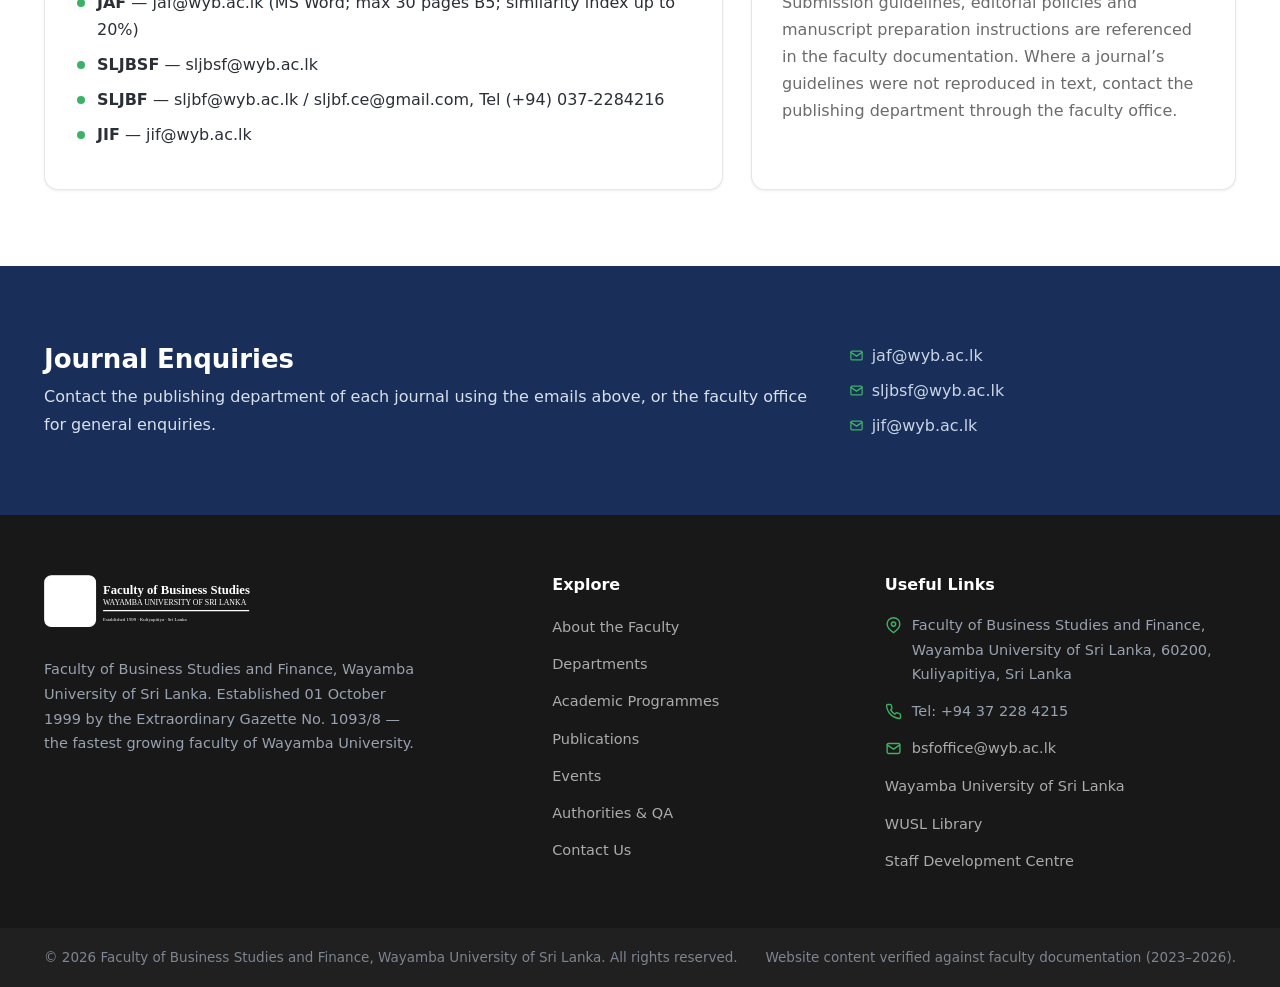
<file: publications.html>
<!DOCTYPE html>
<html lang="en">
<head>
  <meta charset="UTF-8">
  <meta name="viewport" content="width=device-width, initial-scale=1.0">
  <title>Publications — FBSF, Wayamba University of Sri Lanka</title>
  <meta name="description" content="FBSF publications portal — JARSYM, JAF, SACFIRE, SLJBSF, SLJBF, JIF and Voice of Insurance: ISSNs, issues, research articles, editorial boards and submission guidelines.">
  <link rel="icon" type="image/svg+xml" href="assets/images/favicon.svg">
  <link rel="stylesheet" href="css/style.css">
  <link rel="stylesheet" href="css/components.css">
  <link rel="stylesheet" href="css/responsive.css">
</head>
<body>

  <div class="topbar">
    <div class="container">
      <div class="topbar-contact">
        <span><svg class="icon" style="width:14px;height:14px"><use href="assets/icons/icons.svg#icon-location"></use></svg> 60200, Kuliyapitiya, Sri Lanka</span>
        <span><svg class="icon" style="width:14px;height:14px"><use href="assets/icons/icons.svg#icon-phone"></use></svg> Tel +94 37 228 4215</span>
        <span><svg class="icon" style="width:14px;height:14px"><use href="assets/icons/icons.svg#icon-mail"></use></svg> bsfoffice@wyb.ac.lk</span>
      </div>
      <div class="topbar-links">
        <a href="https://wyb.ac.lk/" target="_blank" rel="noopener">Wayamba University</a>
        <span class="topbar-sep">|</span>
        <a href="contact.html">Student Inquiries</a>
        <span class="topbar-sep">|</span>
        <a href="contact.html">Contact Us</a>
      </div>
    </div>
  </div>

  <header class="site-header">
    <div class="container header-inner">
      <a class="site-logo" href="index.html" aria-label="FBSF home">
        <img src="assets/images/logo.svg" alt="Faculty of Business Studies and Finance, Wayamba University of Sri Lanka">
      </a>
      <button class="nav-toggle" aria-label="Open menu" aria-expanded="false">
        <svg class="icon"><use href="assets/icons/icons.svg#icon-menu"></use></svg>
      </button>
      <nav class="main-nav" aria-label="Main navigation">
        <ul>
          <li><a href="index.html">Home</a></li>
          <li><a href="about.html">About</a></li>
          <li class="nav-dropdown">
            <a class="nav-dropdown-toggle" href="departments.html" aria-haspopup="true">Departments
              <svg class="icon"><use href="assets/icons/icons.svg#icon-chevron-down"></use></svg>
            </a>
            <ul>
              <li><a href="departments/accountancy.html">Department of Accountancy</a></li>
              <li><a href="departments/banking-finance.html">Department of Banking &amp; Finance</a></li>
              <li><a href="departments/business-management.html">Department of Business Management</a></li>
              <li><a href="departments/insurance-valuation.html">Department of Insurance &amp; Valuation</a></li>
              <li><a href="departments.html">All departments</a></li>
            </ul>
          </li>
          <li><a href="programmes.html">Programmes</a></li>
          <li class="nav-dropdown">
            <a class="nav-dropdown-toggle" href="research.html" aria-haspopup="true">Research
              <svg class="icon"><use href="assets/icons/icons.svg#icon-chevron-down"></use></svg>
            </a>
            <ul>
              <li><a href="research.html">Research Portal</a></li>
              <li><a href="publications.html">Publications</a></li>
              <li><a href="events.html">Events &amp; Symposia</a></li>
            </ul>
          </li>
          <li><a href="authorities.html">Authorities</a></li>
          <li><a href="contact.html">Contact</a></li>
        </ul>
      </nav>
      <div class="header-actions">
        <button class="btn btn--outline btn--sm header-search-btn" id="searchButton" aria-label="Search the website">
          <svg class="icon"><use href="assets/icons/icons.svg#icon-search"></use></svg>
          <span class="search-btn-text">Search</span>
        </button>
      </div>
    </div>
  </header>

  <main>
    <section class="page-hero">
      <div class="container">
        <nav class="breadcrumb" aria-label="Breadcrumb">
          <ol>
            <li><a href="index.html">Home</a></li>
            <li><a href="research.html">Research</a></li>
            <li class="current">Publications</li>
          </ol>
        </nav>
        <h1>Publications</h1>
        <p>Seven scholarly journals and magazines published by the faculty and its departments — refereed, double-blind peer-reviewed and open-access outlets with documented ISSNs, issues and editorial boards.</p>
      </div>
    </section>

    <!-- ============================ JOURNAL GRID ============================ -->
    <section class="section">
      <div class="container">
        <div class="filters">
          <div class="filter-group">
            <span class="filter-label">Filter by</span>
            <div class="filter-pills" id="journalTabs"></div>
          </div>
          <div class="search-input-wrap">
            <svg class="icon"><use href="assets/icons/icons.svg#icon-search"></use></svg>
            <input class="search-input" id="publicationSearch" type="search" placeholder="Search publications..." aria-label="Search publications">
          </div>
        </div>

        <div class="grid" id="publicationGrid" style="grid-template-columns:repeat(3,1fr)"></div>
      </div>
    </section>

    <!-- ============================ ARTICLES ============================ -->
    <section class="section section--soft">
      <div class="container">
        <div class="section-head">
          <span class="eyebrow">Research Articles</span>
          <h2>Search Articles</h2>
          <p>Search across the documented research articles of the faculty&rsquo;s journals by title, author or issue.</p>
        </div>
        <div class="filters" style="justify-content:center">
          <div class="search-input-wrap">
            <svg class="icon"><use href="assets/icons/icons.svg#icon-search"></use></svg>
            <input class="search-input" id="articleSearch" type="search" placeholder="Search articles by title or author..." aria-label="Search articles" style="max-width:460px">
          </div>
        </div>
        <div class="filter-pills" style="margin-bottom:18px">
          <span class="badge badge--outline" id="articleCount" style="font-family:var(--font-head);font-size:13px;padding:7px 14px">Articles</span>
        </div>
        <ul class="article-list" id="articleResults"></ul>
      </div>
    </section>

    <!-- ============================ SUBMISSIONS ============================ -->
    <section class="section">
      <div class="container">
        <div class="section-head">
          <span class="eyebrow">For Authors</span>
          <h2>Submission Information</h2>
        </div>
        <div class="grid" style="grid-template-columns:1.4fr 1fr">
          <div class="vm-card">
            <div class="icon-wrap"><svg class="icon"><use href="assets/icons/icons.svg#icon-file"></use></svg></div>
            <h3>Journal Submission Emails</h3>
            <ul class="detail-list" style="margin-bottom:0">
              <li><strong>JAF</strong> — jaf@wyb.ac.lk (MS Word; max 30 pages B5; similarity index up to 20%)</li>
              <li><strong>SLJBSF</strong> — sljbsf@wyb.ac.lk</li>
              <li><strong>SLJBF</strong> — sljbf@wyb.ac.lk / sljbf.ce@gmail.com, Tel (+94) 037-2284216</li>
              <li><strong>JIF</strong> — jif@wyb.ac.lk</li>
            </ul>
          </div>
          <div class="vm-card">
            <div class="icon-wrap"><svg class="icon"><use href="assets/icons/icons.svg#icon-info"></use></svg></div>
            <h3>Note</h3>
            <p>Submission guidelines, editorial policies and manuscript preparation instructions are referenced in the faculty documentation. Where a journal&rsquo;s guidelines were not reproduced in text, contact the publishing department through the faculty office.</p>
          </div>
        </div>
      </div>
    </section>

    <section class="contact-strip section">
      <div class="container">
        <div>
          <h2>Journal Enquiries</h2>
          <p>Contact the publishing department of each journal using the emails above, or the faculty office for general enquiries.</p>
        </div>
        <div class="contact-details">
          <a href="mailto:jaf@wyb.ac.lk"><svg class="icon" style="width:15px;height:15px;color:var(--green)"><use href="assets/icons/icons.svg#icon-mail"></use></svg> jaf@wyb.ac.lk</a>
          <a href="mailto:sljbsf@wyb.ac.lk"><svg class="icon" style="width:15px;height:15px;color:var(--green)"><use href="assets/icons/icons.svg#icon-mail"></use></svg> sljbsf@wyb.ac.lk</a>
          <a href="mailto:jif@wyb.ac.lk"><svg class="icon" style="width:15px;height:15px;color:var(--green)"><use href="assets/icons/icons.svg#icon-mail"></use></svg> jif@wyb.ac.lk</a>
        </div>
      </div>
    </section>
  </main>

  <footer class="site-footer">
    <div class="container">
      <div class="footer-grid">
        <div class="footer-brand">
          <img src="assets/images/logo.svg" alt="FBSF logo">
          <p>Faculty of Business Studies and Finance, Wayamba University of Sri Lanka. Established 01 October 1999 by the Extraordinary Gazette No. 1093/8 — the fastest growing faculty of Wayamba University.</p>
        </div>
        <div class="footer-col">
          <h4>Explore</h4>
          <ul>
            <li><a href="about.html">About the Faculty</a></li>
            <li><a href="departments.html">Departments</a></li>
            <li><a href="programmes.html">Academic Programmes</a></li>
            <li><a href="publications.html">Publications</a></li>
            <li><a href="events.html">Events</a></li>
            <li><a href="authorities.html">Authorities &amp; QA</a></li>
            <li><a href="contact.html">Contact Us</a></li>
          </ul>
        </div>
        <div class="footer-col">
          <h4>Useful Links</h4>
          <ul class="footer-contact">
            <li><svg class="icon"><use href="assets/icons/icons.svg#icon-location"></use></svg> Faculty of Business Studies and Finance, Wayamba University of Sri Lanka, 60200, Kuliyapitiya, Sri Lanka</li>
            <li><svg class="icon"><use href="assets/icons/icons.svg#icon-phone"></use></svg> Tel: +94 37 228 4215</li>
            <li><svg class="icon"><use href="assets/icons/icons.svg#icon-mail"></use></svg> <a href="mailto:bsfoffice@wyb.ac.lk" style="color:#ababab">bsfoffice@wyb.ac.lk</a></li>
          </ul>
          <ul>
            <li><a href="https://wyb.ac.lk/" target="_blank" rel="noopener">Wayamba University of Sri Lanka</a></li>
            <li><a href="https://libsys.wyb.ac.lk/" target="_blank" rel="noopener">WUSL Library</a></li>
            <li><a href="https://sdc.wyb.ac.lk/wybsdc/" target="_blank" rel="noopener">Staff Development Centre</a></li>
          </ul>
        </div>
      </div>
    </div>
    <div class="footer-copyright">
      <div class="container">
        <span>&copy; <span id="footerYear">2026</span> Faculty of Business Studies and Finance, Wayamba University of Sri Lanka. All rights reserved.</span>
        <span>Website content verified against faculty documentation (2023–2026).</span>
      </div>
    </div>
  </footer>

  <div id="searchModalHost"></div>
  <div id="noticeHost"></div>
  <button class="back-to-top" aria-label="Back to top">
    <svg class="icon"><use href="assets/icons/icons.svg#icon-arrow-up"></use></svg>
  </button>

  <script src="js/data.js"></script>
  <script src="js/main.js"></script>
  <script src="js/navigation.js"></script>
  <script src="js/search.js"></script>
  <script src="js/filters.js"></script>
</body>
</html>
</file>
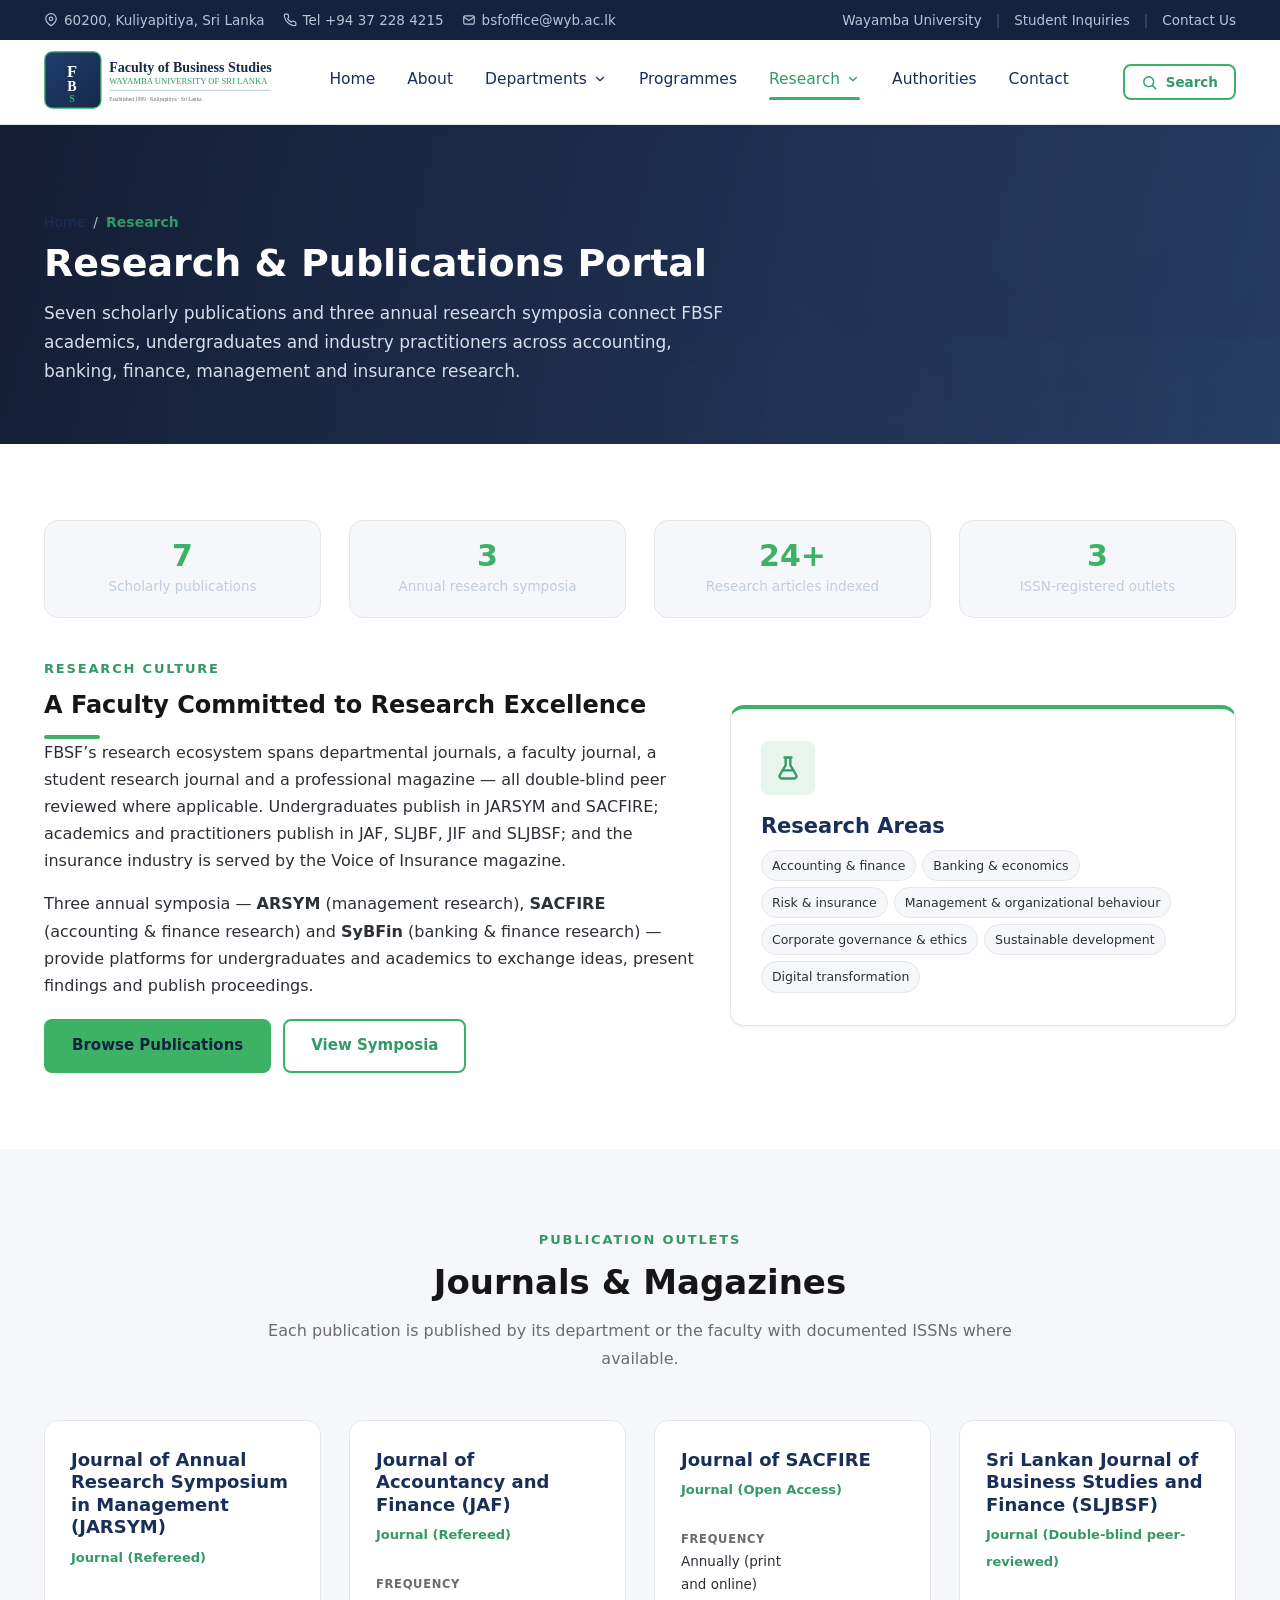
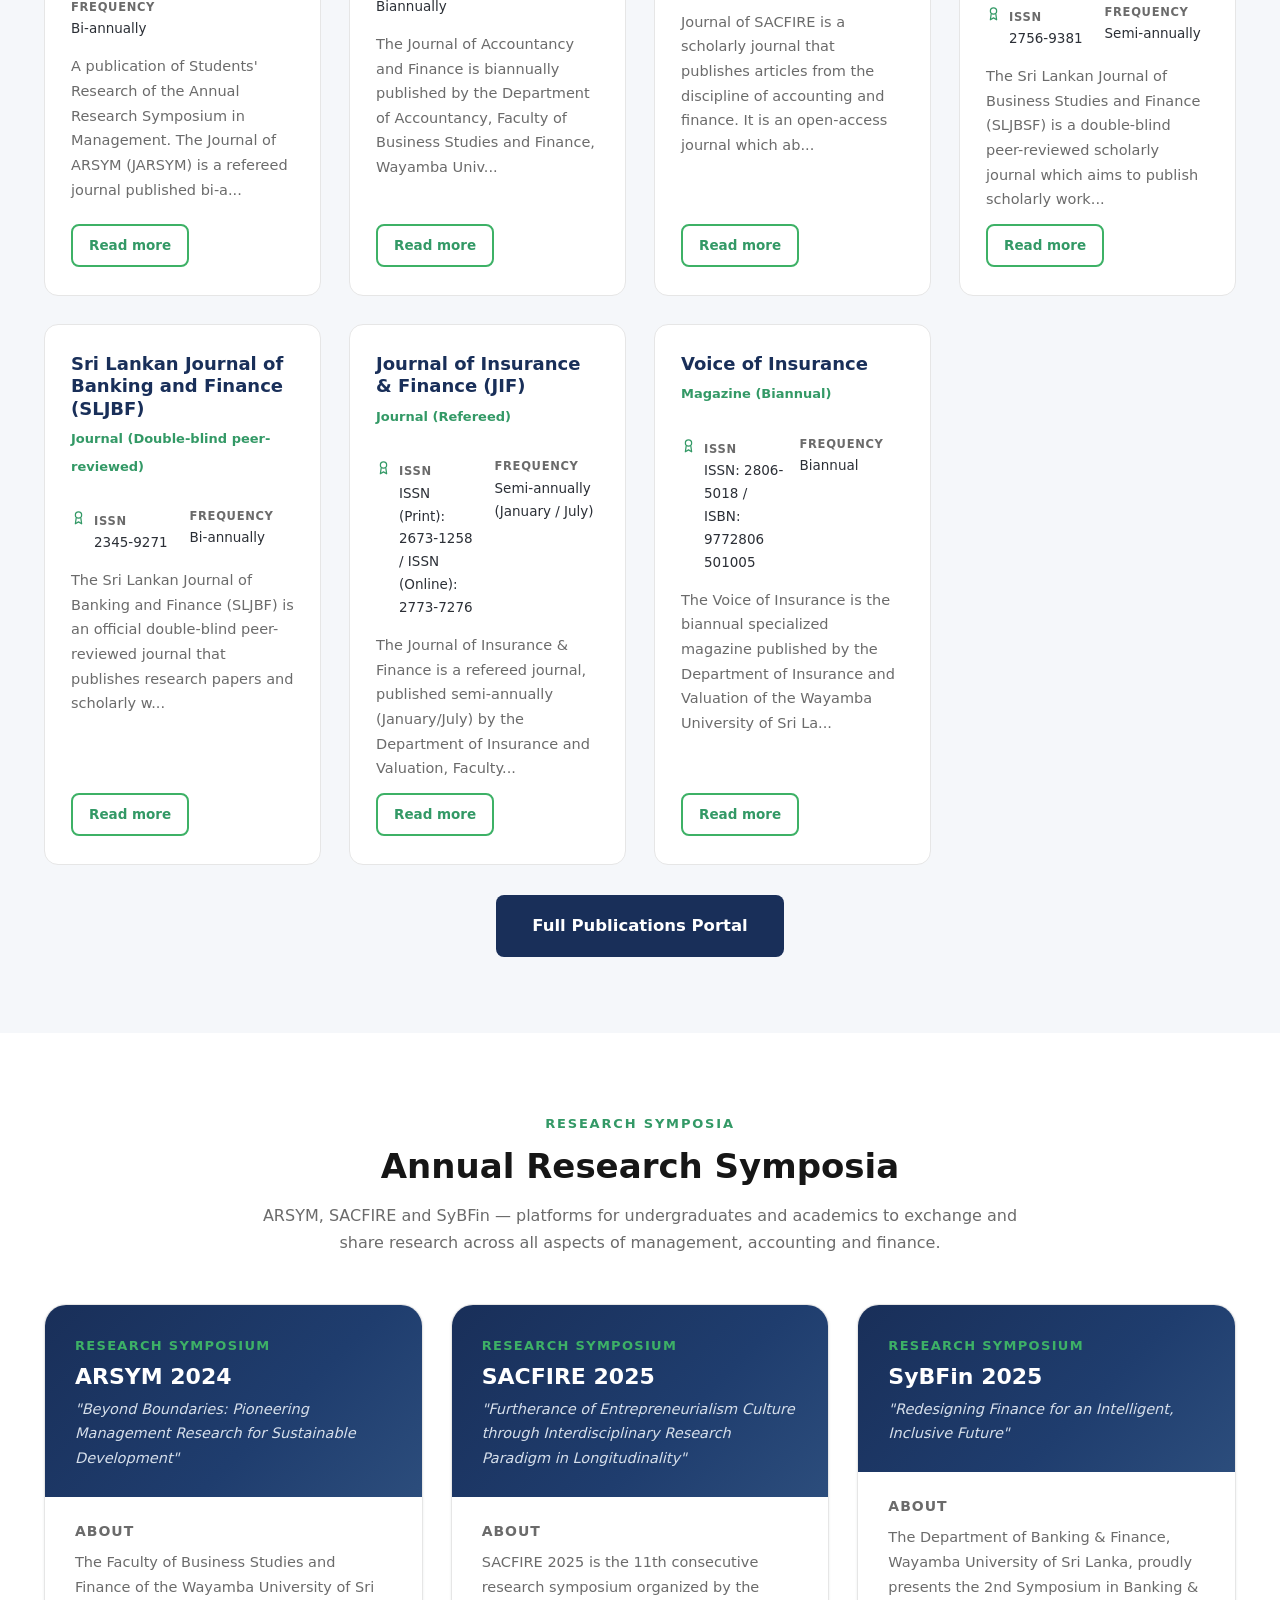
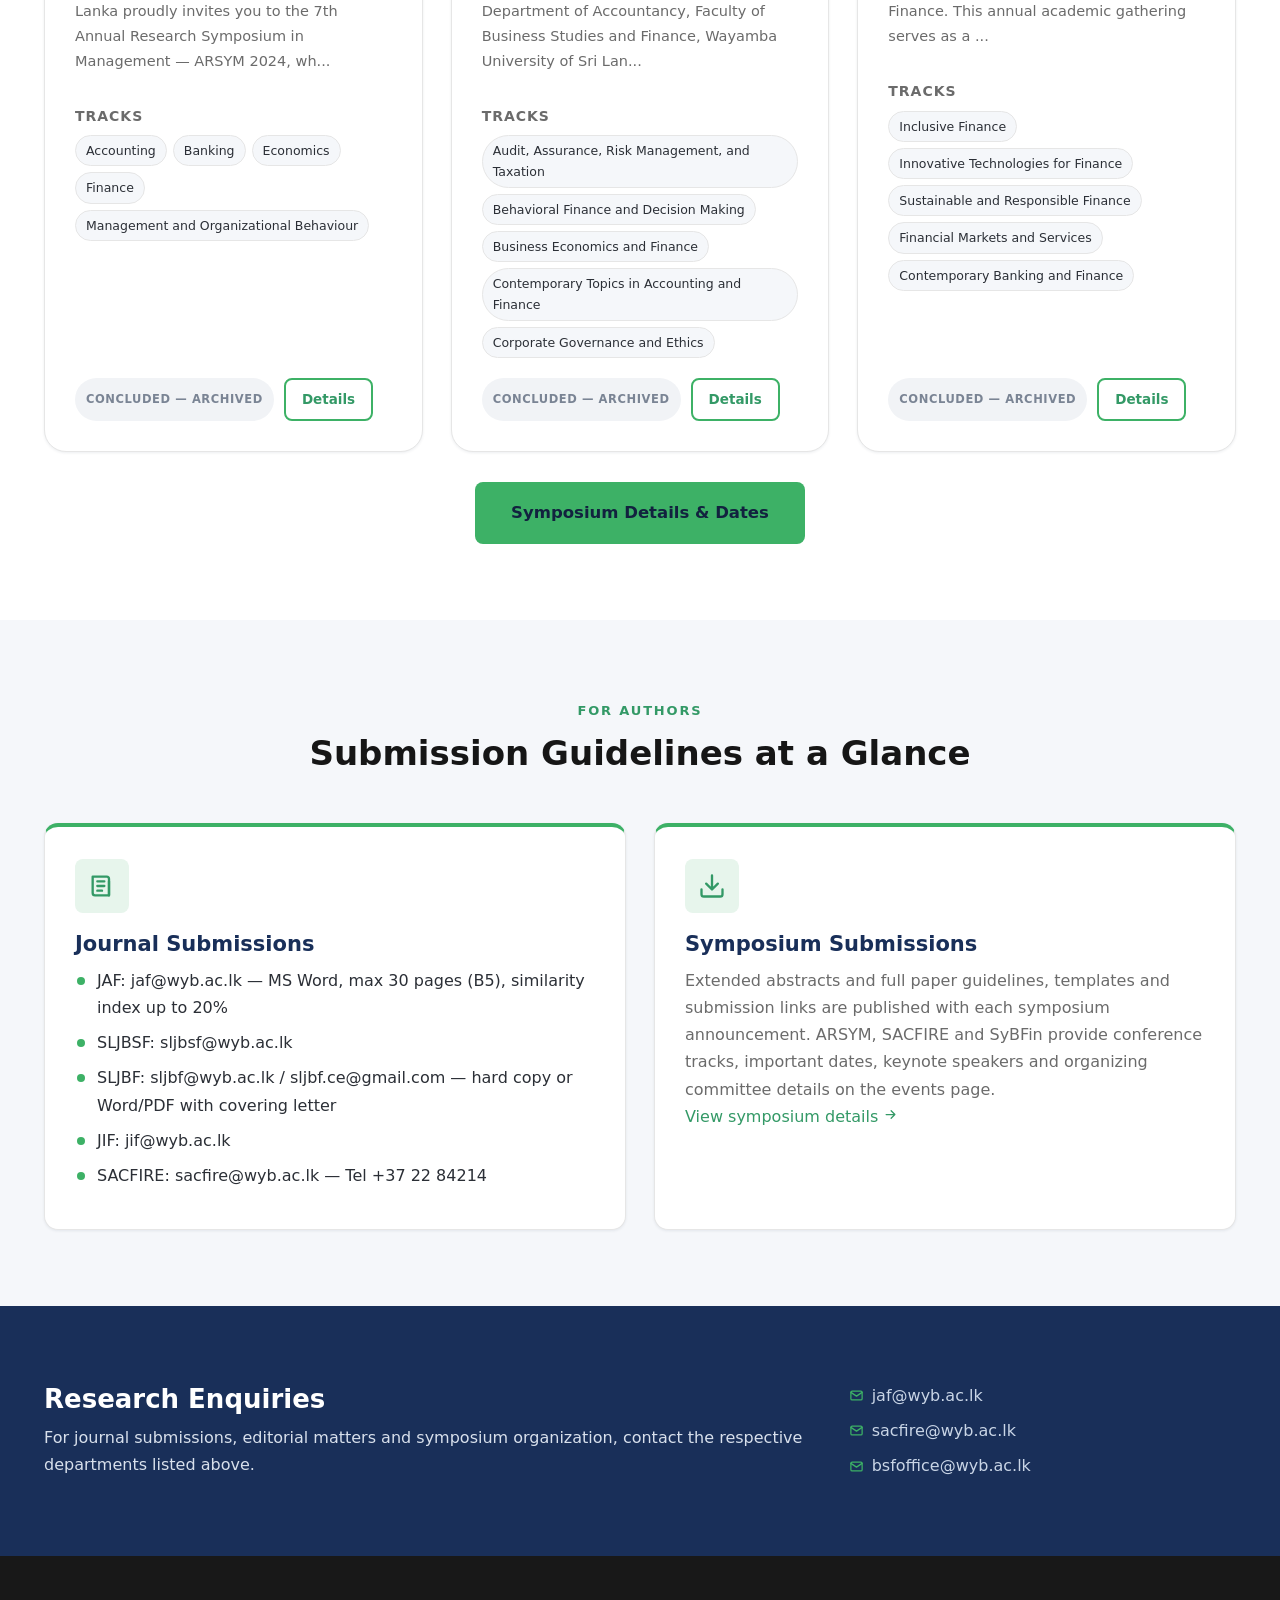
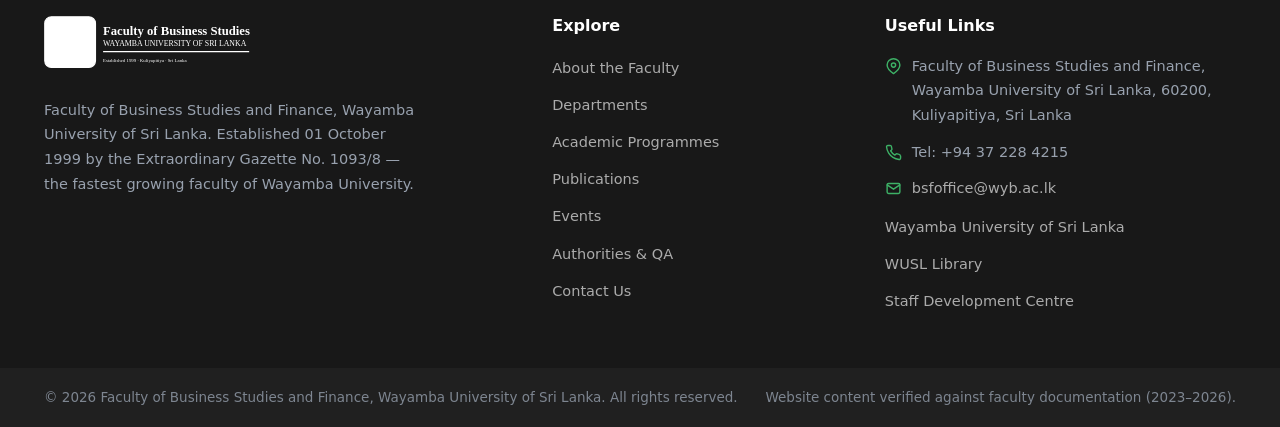
<file: research.html>
<!DOCTYPE html>
<html lang="en">
<head>
  <meta charset="UTF-8">
  <meta name="viewport" content="width=device-width, initial-scale=1.0">
  <title>Research &amp; Publications — FBSF, Wayamba University of Sri Lanka</title>
  <meta name="description" content="FBSF research portal — seven refereed journals and magazines, research symposia ARSYM, SACFIRE and SyBFin, proceedings and submission guidelines.">
  <link rel="icon" type="image/svg+xml" href="assets/images/favicon.svg">
  <link rel="stylesheet" href="css/style.css">
  <link rel="stylesheet" href="css/components.css">
  <link rel="stylesheet" href="css/responsive.css">
</head>
<body>

  <div class="topbar">
    <div class="container">
      <div class="topbar-contact">
        <span><svg class="icon" style="width:14px;height:14px"><use href="assets/icons/icons.svg#icon-location"></use></svg> 60200, Kuliyapitiya, Sri Lanka</span>
        <span><svg class="icon" style="width:14px;height:14px"><use href="assets/icons/icons.svg#icon-phone"></use></svg> Tel +94 37 228 4215</span>
        <span><svg class="icon" style="width:14px;height:14px"><use href="assets/icons/icons.svg#icon-mail"></use></svg> bsfoffice@wyb.ac.lk</span>
      </div>
      <div class="topbar-links">
        <a href="https://wyb.ac.lk/" target="_blank" rel="noopener">Wayamba University</a>
        <span class="topbar-sep">|</span>
        <a href="contact.html">Student Inquiries</a>
        <span class="topbar-sep">|</span>
        <a href="contact.html">Contact Us</a>
      </div>
    </div>
  </div>

  <header class="site-header">
    <div class="container header-inner">
      <a class="site-logo" href="index.html" aria-label="FBSF home">
        <img src="assets/images/logo.svg" alt="Faculty of Business Studies and Finance, Wayamba University of Sri Lanka">
      </a>
      <button class="nav-toggle" aria-label="Open menu" aria-expanded="false">
        <svg class="icon"><use href="assets/icons/icons.svg#icon-menu"></use></svg>
      </button>
      <nav class="main-nav" aria-label="Main navigation">
        <ul>
          <li><a href="index.html">Home</a></li>
          <li><a href="about.html">About</a></li>
          <li class="nav-dropdown">
            <a class="nav-dropdown-toggle" href="departments.html" aria-haspopup="true">Departments
              <svg class="icon"><use href="assets/icons/icons.svg#icon-chevron-down"></use></svg>
            </a>
            <ul>
              <li><a href="departments/accountancy.html">Department of Accountancy</a></li>
              <li><a href="departments/banking-finance.html">Department of Banking &amp; Finance</a></li>
              <li><a href="departments/business-management.html">Department of Business Management</a></li>
              <li><a href="departments/insurance-valuation.html">Department of Insurance &amp; Valuation</a></li>
              <li><a href="departments.html">All departments</a></li>
            </ul>
          </li>
          <li><a href="programmes.html">Programmes</a></li>
          <li class="nav-dropdown">
            <a class="nav-dropdown-toggle" href="research.html" aria-haspopup="true">Research
              <svg class="icon"><use href="assets/icons/icons.svg#icon-chevron-down"></use></svg>
            </a>
            <ul>
              <li><a href="research.html">Research Portal</a></li>
              <li><a href="publications.html">Publications</a></li>
              <li><a href="events.html">Events &amp; Symposia</a></li>
            </ul>
          </li>
          <li><a href="authorities.html">Authorities</a></li>
          <li><a href="contact.html">Contact</a></li>
        </ul>
      </nav>
      <div class="header-actions">
        <button class="btn btn--outline btn--sm header-search-btn" id="searchButton" aria-label="Search the website">
          <svg class="icon"><use href="assets/icons/icons.svg#icon-search"></use></svg>
          <span class="search-btn-text">Search</span>
        </button>
      </div>
    </div>
  </header>

  <main>
    <section class="page-hero">
      <div class="container">
        <nav class="breadcrumb" aria-label="Breadcrumb">
          <ol>
            <li><a href="index.html">Home</a></li>
            <li class="current">Research</li>
          </ol>
        </nav>
        <h1>Research &amp; Publications Portal</h1>
        <p>Seven scholarly publications and three annual research symposia connect FBSF academics, undergraduates and industry practitioners across accounting, banking, finance, management and insurance research.</p>
      </div>
    </section>

    <!-- ============================ RESEARCH HIGHLIGHTS ============================ -->
    <section class="section">
      <div class="container">
        <div class="grid" style="grid-template-columns:repeat(4,1fr);margin-bottom:40px">
          <div class="hero-stat" style="background:var(--bg-soft);border-color:var(--border)"><strong>7</strong><span>Scholarly publications</span></div>
          <div class="hero-stat" style="background:var(--bg-soft);border-color:var(--border)"><strong>3</strong><span>Annual research symposia</span></div>
          <div class="hero-stat" style="background:var(--bg-soft);border-color:var(--border)"><strong>24+</strong><span>Research articles indexed</span></div>
          <div class="hero-stat" style="background:var(--bg-soft);border-color:var(--border)"><strong>3</strong><span>ISSN-registered outlets</span></div>
        </div>

        <div class="grid" style="grid-template-columns:1.3fr 1fr;align-items:center">
          <div>
            <span class="eyebrow-left">Research Culture</span>
            <h2>A Faculty Committed to Research Excellence</h2>
            <div class="divider-green"></div>
            <p>FBSF&rsquo;s research ecosystem spans departmental journals, a faculty journal, a student research journal and a professional magazine — all double-blind peer reviewed where applicable. Undergraduates publish in JARSYM and SACFIRE; academics and practitioners publish in JAF, SLJBF, JIF and SLJBSF; and the insurance industry is served by the Voice of Insurance magazine.</p>
            <p>Three annual symposia — <strong>ARSYM</strong> (management research), <strong>SACFIRE</strong> (accounting &amp; finance research) and <strong>SyBFin</strong> (banking &amp; finance research) — provide platforms for undergraduates and academics to exchange ideas, present findings and publish proceedings.</p>
            <div style="display:flex;gap:12px;flex-wrap:wrap;margin-top:20px">
              <a class="btn btn--primary" href="publications.html">Browse Publications</a>
              <a class="btn btn--outline" href="events.html">View Symposia</a>
            </div>
          </div>
          <div class="vm-card">
            <div class="icon-wrap"><svg class="icon"><use href="assets/icons/icons.svg#icon-flask"></use></svg></div>
            <h3>Research Areas</h3>
            <div class="track-chips" style="margin-top:8px">
              <span class="track-chip">Accounting &amp; finance</span>
              <span class="track-chip">Banking &amp; economics</span>
              <span class="track-chip">Risk &amp; insurance</span>
              <span class="track-chip">Management &amp; organizational behaviour</span>
              <span class="track-chip">Corporate governance &amp; ethics</span>
              <span class="track-chip">Sustainable development</span>
              <span class="track-chip">Digital transformation</span>
            </div>
          </div>
        </div>
      </div>
    </section>

    <!-- ============================ PUBLICATIONS ============================ -->
    <section class="section section--soft">
      <div class="container">
        <div class="section-head">
          <span class="eyebrow">Publication Outlets</span>
          <h2>Journals &amp; Magazines</h2>
          <p>Each publication is published by its department or the faculty with documented ISSNs where available.</p>
        </div>
        <div class="grid" id="pubTeaserGrid" style="grid-template-columns:repeat(4,1fr)"></div>
        <div class="text-center" style="margin-top:30px">
          <a class="btn btn--navy btn--lg" href="publications.html">Full Publications Portal</a>
        </div>
      </div>
    </section>

    <!-- ============================ SYMPOSIA ============================ -->
    <section class="section">
      <div class="container">
        <div class="section-head">
          <span class="eyebrow">Research Symposia</span>
          <h2>Annual Research Symposia</h2>
          <p>ARSYM, SACFIRE and SyBFin — platforms for undergraduates and academics to exchange and share research across all aspects of management, accounting and finance.</p>
        </div>
        <div class="grid" id="sympTeaserGrid" style="grid-template-columns:repeat(3,1fr)"></div>
        <div class="text-center" style="margin-top:30px">
          <a class="btn btn--primary btn--lg" href="events.html">Symposium Details &amp; Dates</a>
        </div>
      </div>
    </section>

    <!-- ============================ SUBMISSION GUIDELINES ============================ -->
    <section class="section section--soft">
      <div class="container">
        <div class="section-head">
          <span class="eyebrow">For Authors</span>
          <h2>Submission Guidelines at a Glance</h2>
        </div>
        <div class="grid" style="grid-template-columns:1fr 1fr">
          <div class="vm-card">
            <div class="icon-wrap"><svg class="icon"><use href="assets/icons/icons.svg#icon-journal"></use></svg></div>
            <h3>Journal Submissions</h3>
            <ul class="detail-list" style="margin-bottom:0">
              <li>JAF: jaf@wyb.ac.lk — MS Word, max 30 pages (B5), similarity index up to 20%</li>
              <li>SLJBSF: sljbsf@wyb.ac.lk</li>
              <li>SLJBF: sljbf@wyb.ac.lk / sljbf.ce@gmail.com — hard copy or Word/PDF with covering letter</li>
              <li>JIF: jif@wyb.ac.lk</li>
              <li>SACFIRE: sacfire@wyb.ac.lk — Tel +37 22 84214</li>
            </ul>
          </div>
          <div class="vm-card">
            <div class="icon-wrap"><svg class="icon"><use href="assets/icons/icons.svg#icon-download"></use></svg></div>
            <h3>Symposium Submissions</h3>
            <p>Extended abstracts and full paper guidelines, templates and submission links are published with each symposium announcement. ARSYM, SACFIRE and SyBFin provide conference tracks, important dates, keynote speakers and organizing committee details on the events page.</p>
            <a class="arrow-link" href="events.html" style="margin-top:8px">View symposium details <svg class="icon" style="width:15px;height:15px"><use href="assets/icons/icons.svg#icon-arrow-right"></use></svg></a>
          </div>
        </div>
      </div>
    </section>

    <section class="contact-strip section">
      <div class="container">
        <div>
          <h2>Research Enquiries</h2>
          <p>For journal submissions, editorial matters and symposium organization, contact the respective departments listed above.</p>
        </div>
        <div class="contact-details">
          <a href="mailto:jaf@wyb.ac.lk"><svg class="icon" style="width:15px;height:15px;color:var(--green)"><use href="assets/icons/icons.svg#icon-mail"></use></svg> jaf@wyb.ac.lk</a>
          <a href="mailto:sacfire@wyb.ac.lk"><svg class="icon" style="width:15px;height:15px;color:var(--green)"><use href="assets/icons/icons.svg#icon-mail"></use></svg> sacfire@wyb.ac.lk</a>
          <a href="mailto:bsfoffice@wyb.ac.lk"><svg class="icon" style="width:15px;height:15px;color:var(--green)"><use href="assets/icons/icons.svg#icon-mail"></use></svg> bsfoffice@wyb.ac.lk</a>
        </div>
      </div>
    </section>
  </main>

  <footer class="site-footer">
    <div class="container">
      <div class="footer-grid">
        <div class="footer-brand">
          <img src="assets/images/logo.svg" alt="FBSF logo">
          <p>Faculty of Business Studies and Finance, Wayamba University of Sri Lanka. Established 01 October 1999 by the Extraordinary Gazette No. 1093/8 — the fastest growing faculty of Wayamba University.</p>
        </div>
        <div class="footer-col">
          <h4>Explore</h4>
          <ul>
            <li><a href="about.html">About the Faculty</a></li>
            <li><a href="departments.html">Departments</a></li>
            <li><a href="programmes.html">Academic Programmes</a></li>
            <li><a href="publications.html">Publications</a></li>
            <li><a href="events.html">Events</a></li>
            <li><a href="authorities.html">Authorities &amp; QA</a></li>
            <li><a href="contact.html">Contact Us</a></li>
          </ul>
        </div>
        <div class="footer-col">
          <h4>Useful Links</h4>
          <ul class="footer-contact">
            <li><svg class="icon"><use href="assets/icons/icons.svg#icon-location"></use></svg> Faculty of Business Studies and Finance, Wayamba University of Sri Lanka, 60200, Kuliyapitiya, Sri Lanka</li>
            <li><svg class="icon"><use href="assets/icons/icons.svg#icon-phone"></use></svg> Tel: +94 37 228 4215</li>
            <li><svg class="icon"><use href="assets/icons/icons.svg#icon-mail"></use></svg> <a href="mailto:bsfoffice@wyb.ac.lk" style="color:#ababab">bsfoffice@wyb.ac.lk</a></li>
          </ul>
          <ul>
            <li><a href="https://wyb.ac.lk/" target="_blank" rel="noopener">Wayamba University of Sri Lanka</a></li>
            <li><a href="https://libsys.wyb.ac.lk/" target="_blank" rel="noopener">WUSL Library</a></li>
            <li><a href="https://sdc.wyb.ac.lk/wybsdc/" target="_blank" rel="noopener">Staff Development Centre</a></li>
          </ul>
        </div>
      </div>
    </div>
    <div class="footer-copyright">
      <div class="container">
        <span>&copy; <span id="footerYear">2026</span> Faculty of Business Studies and Finance, Wayamba University of Sri Lanka. All rights reserved.</span>
        <span>Website content verified against faculty documentation (2023–2026).</span>
      </div>
    </div>
  </footer>

  <div id="searchModalHost"></div>
  <div id="noticeHost"></div>
  <button class="back-to-top" aria-label="Back to top">
    <svg class="icon"><use href="assets/icons/icons.svg#icon-arrow-up"></use></svg>
  </button>

  <script src="js/data.js"></script>
  <script src="js/main.js"></script>
  <script src="js/navigation.js"></script>
  <script src="js/search.js"></script>
  <script src="js/filters.js"></script>
  <script>
    /* Research page teaser grids — rendered from the verified content data */
    (function () {
      var D = window.FBSF_DATA;
      function esc(s) { return String(s).replace(/[&<>"']/g, function (c) { return { '&': '&amp;', '<': '&lt;', '>': '&gt;', '"': '&quot;', "'": '&#39;' }[c]; }); }

      var pubGrid = document.getElementById('pubTeaserGrid');
      if (pubGrid && D) {
        pubGrid.innerHTML = D.PUBLICATIONS.map(function (p) {
          var issn = p.issn && !/Information not available/.test(p.issn) ? '<div class="prog-meta-item"><svg class="icon"><use href="assets/icons/icons.svg#icon-award"></use></svg><span><strong>ISSN</strong>' + esc(p.issn) + '</span></div>' : '';
          return '<article class="pub-card">' +
            '<div class="pub-head"><div><h3>' + esc(p.name) + '</h3><span class="pub-abbr">' + esc(p.type) + '</span></div></div>' +
            '<div class="pub-meta">' + issn + '<div><strong>Frequency</strong>' + esc(p.frequency) + '</div></div>' +
            '<p class="pub-desc" style="margin-bottom:12px">' + esc(p.description.slice(0, 150)) + '...</p>' +
            '<div class="card-foot"><a class="btn btn--outline btn--sm" href="publications.html#pub-' + encodeURIComponent(p.abbr) + '">Read more</a></div>' +
            '</article>';
        }).join('');
      }

      var sympGrid = document.getElementById('sympTeaserGrid');
      if (sympGrid && D) {
        sympGrid.innerHTML = D.SYMPOSIA.map(function (s) {
          return '<article class="symp-card">' +
            '<div class="symp-banner"><div class="symp-abbr">Research Symposium</div><h3>' + esc(s.name) + '</h3>' +
            '<p class="symp-theme">"' + esc(s.theme) + '"</p></div>' +
            '<div class="symp-body"><h4>About</h4><p>' + esc(s.description.slice(0, 170)) + '...</p>' +
            '<h4>Tracks</h4><div class="track-chips">' + s.tracks.slice(0, 5).map(function (t) { return '<span class="track-chip">' + esc(t) + '</span>'; }).join('') + '</div>' +
            '<div class="card-foot"><span class="badge badge--concluded">Concluded — archived</span>' +
            '<a class="btn btn--outline btn--sm" href="events.html#symp-' + s.id + '">Details</a></div></div>' +
            '</article>';
        }).join('');
      }
    })();
  </script>
</body>
</html>
</file>
<file: css/style.css>
/* ==========================================================================
   FBSF Website — style.css
   Design tokens, base typography, layout, header, hero, footer, sections
   Palette inspired by the university's institutional identity:
   Primary navy #192f59 · accent green #3db166 / #339966 · neutrals
   ========================================================================== */

/* ---------- Design tokens ---------- */
:root {
  --navy: #192f59;
  --navy-dark: #12223f;
  --navy-darker: #0d182e;
  --navy-light: #1f3d6e;
  --green: #3db166;
  --green-dark: #339966;
  --green-soft: #e7f5ec;
  --green-tint: rgba(61, 177, 102, 0.12);

  --text: #2b2f36;
  --text-soft: #6b6b6b;
  --heading: #161616;

  --bg: #ffffff;
  --bg-soft: #f5f7fa;
  --bg-softer: #eef2f7;
  --border: #e6e6e6;
  --border-strong: #d4dae2;

  --white: #ffffff;
  --footer-bg: #181818;
  --footer-text: #ababab;
  --footer-heading: #ffffff;
  --footer-link: #8d8d8d;
  --copyright-bg: #202020;

  --radius-sm: 8px;
  --radius: 14px;
  --radius-lg: 22px;

  --shadow-sm: 0 1px 3px rgba(18, 34, 63, 0.08);
  --shadow: 0 8px 24px rgba(18, 34, 63, 0.10);
  --shadow-lg: 0 20px 48px rgba(18, 34, 63, 0.16);

  --container: 1240px;
  --header-h: 84px;

  --font-head: "Poppins", "Segoe UI", system-ui, -apple-system, "Helvetica Neue", Arial, sans-serif;
  --font-body: system-ui, -apple-system, "Segoe UI", Roboto, "Helvetica Neue", Arial, sans-serif;
  --font-serif: Georgia, "Times New Roman", serif;

  --transition: 0.28s cubic-bezier(0.4, 0, 0.2, 1);
}

/* ---------- Base ---------- */
* { box-sizing: border-box; }

html {
  scroll-behavior: smooth;
  scroll-padding-top: calc(var(--header-h) + 16px);
}

body {
  margin: 0;
  font-family: var(--font-body);
  font-size: 16px;
  line-height: 1.7;
  color: var(--text);
  background: var(--bg);
  -webkit-font-smoothing: antialiased;
}

img { max-width: 100%; }

h1, h2, h3, h4, h5, h6 {
  font-family: var(--font-head);
  color: var(--heading);
  line-height: 1.25;
  margin: 0 0 0.6em;
  font-weight: 600;
}

p { margin: 0 0 1em; }

a { color: var(--green-dark); text-decoration: none; transition: color var(--transition); }
a:hover { color: var(--green); }

ul, ol { margin: 0 0 1em; padding-left: 1.3em; }
li { margin-bottom: 0.35em; }

.container {
  width: 100%;
  max-width: var(--container);
  margin: 0 auto;
  padding: 0 24px;
}

.section { padding: 76px 0; }
.section--soft { background: var(--bg-soft); }
.section--navy { background: var(--navy); color: #d8e0ec; }
.section--navy h2, .section--navy h3, .section--navy h4 { color: var(--white); }

.section-head { max-width: 760px; margin: 0 auto 48px; text-align: center; }
.section-head .eyebrow {
  display: inline-block;
  font-family: var(--font-head);
  font-size: 13px;
  font-weight: 600;
  letter-spacing: 0.14em;
  text-transform: uppercase;
  color: var(--green-dark);
  margin-bottom: 10px;
}
.section-head h2 { font-size: 34px; margin-bottom: 14px; }
.section-head p { color: var(--text-soft); margin: 0; }

.eyebrow-left {
  font-family: var(--font-head);
  font-size: 13px;
  font-weight: 600;
  letter-spacing: 0.14em;
  text-transform: uppercase;
  color: var(--green-dark);
  margin-bottom: 10px;
  display: block;
}

.text-center { text-align: center; }
.grid { display: grid; gap: 28px; }

.icon { width: 1.25em; height: 1.25em; flex-shrink: 0; }

/* ---------- Top bar ---------- */
.topbar {
  background: var(--navy-dark);
  color: #b9c4d4;
  font-size: 13.5px;
}
.topbar .container {
  display: flex;
  align-items: center;
  justify-content: space-between;
  gap: 16px;
  min-height: 40px;
  flex-wrap: wrap;
}
.topbar-contact { display: flex; align-items: center; gap: 18px; flex-wrap: wrap; }
.topbar-contact span { display: inline-flex; align-items: center; gap: 6px; }
.topbar-links { display: flex; align-items: center; gap: 14px; }
.topbar-links a { color: #b9c4d4; }
.topbar-links a:hover { color: var(--white); }
.topbar-links .topbar-sep { color: #4a5a72; }

/* ---------- Header ---------- */
.site-header {
  position: sticky;
  top: 0;
  z-index: 100;
  background: var(--white);
  border-bottom: 1px solid var(--border);
  box-shadow: var(--shadow-sm);
}
.header-inner {
  display: flex;
  align-items: center;
  justify-content: space-between;
  gap: 24px;
  min-height: var(--header-h);
}
.site-logo img { display: block; height: 62px; width: auto; max-width: 340px; }

.nav-toggle {
  display: none;
  background: var(--navy);
  color: var(--white);
  border: none;
  border-radius: var(--radius-sm);
  padding: 12px 14px;
  cursor: pointer;
}
.nav-toggle .icon { width: 22px; height: 22px; }

.main-nav ul {
  list-style: none;
  display: flex;
  align-items: center;
  gap: 4px;
  margin: 0;
  padding: 0;
}
.main-nav > ul > li { position: relative; }
.main-nav a {
  display: flex;
  align-items: center;
  gap: 6px;
  padding: 10px 14px;
  border-radius: var(--radius-sm);
  font-family: var(--font-head);
  font-size: 15.5px;
  font-weight: 500;
  color: var(--navy);
}
.main-nav a:hover { color: var(--green-dark); background: var(--green-soft); }
.main-nav a.active { color: var(--green-dark); }
.main-nav a.active::after {
  content: "";
  position: absolute;
  left: 14px; right: 14px; bottom: 2px;
  height: 3px;
  border-radius: 3px;
  background: var(--green);
}
.nav-dropdown-toggle .icon { width: 14px; height: 14px; transition: transform var(--transition); }
.nav-dropdown:hover .nav-dropdown-toggle .icon,
.nav-dropdown:focus-within .nav-dropdown-toggle .icon { transform: rotate(180deg); }

.nav-dropdown ul {
  position: absolute;
  top: calc(100% + 8px);
  left: 0;
  min-width: 260px;
  background: var(--white);
  border: 1px solid var(--border);
  border-radius: var(--radius);
  box-shadow: var(--shadow-lg);
  padding: 10px;
  display: none;
  flex-direction: column;
  gap: 2px;
}
.nav-dropdown:hover ul, .nav-dropdown:focus-within ul { display: flex; }
.nav-dropdown ul a {
  padding: 10px 12px;
  border-radius: var(--radius-sm);
  font-weight: 400;
  font-size: 14.5px;
  color: var(--text);
}
.nav-dropdown ul a:hover { background: var(--bg-soft); color: var(--green-dark); }

.header-actions { display: flex; align-items: center; gap: 12px; }

/* ---------- Buttons ---------- */
.btn {
  display: inline-flex;
  align-items: center;
  justify-content: center;
  gap: 8px;
  font-family: var(--font-head);
  font-size: 15px;
  font-weight: 600;
  padding: 12px 26px;
  border-radius: var(--radius-sm);
  border: 2px solid transparent;
  cursor: pointer;
  transition: all var(--transition);
  text-decoration: none;
  white-space: nowrap;
}
.btn--primary { background: var(--green); color: var(--navy-dark); }
.btn--primary:hover { background: var(--green-dark); color: var(--white); transform: translateY(-2px); box-shadow: var(--shadow); }
.btn--navy { background: var(--navy); color: var(--white); }
.btn--navy:hover { background: var(--navy-light); color: var(--white); transform: translateY(-2px); box-shadow: var(--shadow); }
.btn--outline { border-color: var(--green); color: var(--green-dark); background: transparent; }
.btn--outline:hover { background: var(--green); color: var(--navy-dark); }
.btn--outline-white { border-color: rgba(255, 255, 255, 0.55); color: var(--white); background: transparent; }
.btn--outline-white:hover { background: var(--white); color: var(--navy); border-color: var(--white); }
.btn--ghost { color: var(--navy); }
.btn--ghost:hover { background: var(--bg-soft); }
.btn--lg { font-size: 16.5px; padding: 15px 34px; }
.btn--sm { font-size: 13.5px; padding: 8px 16px; }
.btn--block { width: 100%; }

/* ---------- Hero ---------- */
.hero {
  position: relative;
  color: var(--white);
  overflow: hidden;
  padding: 110px 0 120px;
}
.hero::before {
  content: "";
  position: absolute;
  inset: 0;
  background: url("../assets/images/hero-pattern.svg") center/cover no-repeat;
  z-index: 0;
}
.hero::after {
  content: "";
  position: absolute;
  inset: 0;
  background: linear-gradient(105deg, rgba(13, 24, 46, 0.92) 0%, rgba(18, 34, 63, 0.82) 55%, rgba(25, 47, 89, 0.65) 100%);
  z-index: 1;
}
.hero .container { position: relative; z-index: 2; }
.hero-inner { max-width: 760px; }
.hero-badge {
  display: inline-flex;
  align-items: center;
  gap: 8px;
  background: rgba(61, 177, 102, 0.18);
  border: 1px solid rgba(61, 177, 102, 0.5);
  color: var(--green);
  font-family: var(--font-head);
  font-size: 13px;
  font-weight: 600;
  letter-spacing: 0.08em;
  text-transform: uppercase;
  padding: 8px 18px;
  border-radius: 100px;
  margin-bottom: 26px;
}
.hero h1 {
  color: var(--white);
  font-size: 46px;
  font-weight: 700;
  margin-bottom: 18px;
}
.hero h1 span { color: var(--green); }
.hero p { font-size: 18px; color: #d5deea; max-width: 620px; }
.hero-actions { display: flex; gap: 14px; margin-top: 34px; flex-wrap: wrap; }

.hero-stats {
  display: grid;
  grid-template-columns: repeat(4, 1fr);
  gap: 20px;
  margin-top: 54px;
  max-width: 820px;
}
.hero-stat {
  background: rgba(255, 255, 255, 0.07);
  border: 1px solid rgba(255, 255, 255, 0.14);
  border-radius: var(--radius);
  padding: 18px 16px;
  text-align: center;
  backdrop-filter: blur(6px);
}
.hero-stat strong {
  display: block;
  font-family: var(--font-head);
  font-size: 30px;
  font-weight: 700;
  color: var(--green);
  line-height: 1.1;
}
.hero-stat span { font-size: 13.5px; color: #c3cdda; }

/* ---------- Breadcrumb ---------- */
.breadcrumb {
  padding: 22px 0 0;
  font-size: 14px;
  color: var(--text-soft);
}
.breadcrumb ol { display: flex; align-items: center; gap: 8px; list-style: none; padding: 0; margin: 0; flex-wrap: wrap; }
.breadcrumb a { color: var(--navy); }
.breadcrumb li::after { content: "/"; margin-left: 8px; color: #b6bec9; }
.breadcrumb li:last-child::after { content: none; }
.breadcrumb li.current { color: var(--green-dark); font-weight: 600; }

/* ---------- Page hero (inner pages) ---------- */
.page-hero {
  position: relative;
  color: var(--white);
  padding: 64px 0 58px;
  overflow: hidden;
}
.page-hero::before {
  content: "";
  position: absolute;
  inset: 0;
  background: url("../assets/images/hero-pattern.svg") center/cover no-repeat;
  z-index: 0;
  opacity: 0.55;
}
.page-hero::after {
  content: "";
  position: absolute;
  inset: 0;
  background: linear-gradient(100deg, rgba(13, 24, 46, 0.94) 0%, rgba(25, 47, 89, 0.88) 100%);
  z-index: 1;
}
.page-hero .container { position: relative; z-index: 2; }
.page-hero h1 { color: var(--white); font-size: 38px; margin-bottom: 12px; }
.page-hero p { color: #d5deea; max-width: 700px; margin: 0; font-size: 17px; }

/* ---------- Vision / Mission band ---------- */
.vision-mission { display: grid; grid-template-columns: 1fr 1fr; gap: 28px; }
.vm-card {
  background: var(--white);
  border: 1px solid var(--border);
  border-top: 4px solid var(--green);
  border-radius: var(--radius);
  padding: 32px 30px;
  box-shadow: var(--shadow-sm);
  transition: transform var(--transition), box-shadow var(--transition);
}
.vm-card:hover { transform: translateY(-4px); box-shadow: var(--shadow); }
.vm-card .icon-wrap {
  width: 54px; height: 54px;
  border-radius: var(--radius-sm);
  background: var(--green-soft);
  color: var(--green-dark);
  display: flex; align-items: center; justify-content: center;
  margin-bottom: 18px;
}
.vm-card .icon-wrap .icon { width: 28px; height: 28px; }
.vm-card h3 { font-size: 21px; margin-bottom: 10px; color: var(--navy); }
.vm-card p { margin: 0; color: var(--text-soft); }

/* ---------- Dean's message ---------- */
.dean-message { display: grid; grid-template-columns: 1.2fr 1fr; gap: 44px; align-items: center; }
.dean-quote {
  position: relative;
  padding: 8px 0 8px 26px;
}
.dean-quote::before {
  content: "\201C";
  position: absolute;
  left: -6px; top: -38px;
  font-family: var(--font-serif);
  font-size: 96px;
  color: var(--green);
  opacity: 0.35;
  line-height: 1;
}
.dean-quote p { font-size: 17px; color: var(--text); }
.dean-sign {
  margin-top: 20px;
  font-family: var(--font-head);
  font-weight: 600;
  color: var(--navy);
}
.dean-sign small { display: block; font-weight: 400; color: var(--text-soft); font-size: 13.5px; }
.dean-portrait {
  border-radius: var(--radius-lg);
  overflow: hidden;
  box-shadow: var(--shadow-lg);
  background: var(--bg-soft);
  aspect-ratio: 4 / 3;
}
.dean-portrait img { width: 100%; height: 100%; object-fit: cover; display: block; }

/* ---------- Quick links ---------- */
.quick-links { display: grid; grid-template-columns: repeat(3, 1fr); gap: 24px; }
.quick-link {
  display: flex;
  gap: 16px;
  align-items: flex-start;
  background: var(--white);
  border: 1px solid var(--border);
  border-radius: var(--radius);
  padding: 22px 24px;
  color: var(--text);
  transition: transform var(--transition), box-shadow var(--transition), border-color var(--transition);
}
.quick-link:hover { transform: translateY(-4px); box-shadow: var(--shadow); border-color: var(--green); color: var(--text); }
.quick-link .icon-box {
  width: 48px; height: 48px;
  border-radius: var(--radius-sm);
  background: var(--navy);
  color: var(--green);
  display: flex; align-items: center; justify-content: center;
  flex-shrink: 0;
}
.quick-link .icon-box .icon { width: 24px; height: 24px; }
.quick-link strong { display: block; font-family: var(--font-head); color: var(--navy); font-size: 16.5px; margin-bottom: 3px; }
.quick-link span { font-size: 14px; color: var(--text-soft); }

/* ---------- Contact strip ---------- */
.contact-strip { background: var(--navy); color: #d8e0ec; }
.contact-strip .container {
  display: grid;
  grid-template-columns: 2fr 1fr;
  gap: 30px;
  align-items: center;
}
.contact-strip h2 { color: var(--white); margin-bottom: 8px; font-size: 26px; }
.contact-strip p { margin: 0; }
.contact-strip .contact-details { display: flex; flex-direction: column; gap: 8px; }
.contact-strip .contact-details a, .contact-strip .contact-details span { color: #c9d5e6; display: inline-flex; align-items: center; gap: 8px; }
.contact-strip .contact-details a:hover { color: var(--green); }

/* ---------- Footer ---------- */
.site-footer { background: var(--footer-bg); color: var(--footer-text); padding: 60px 0 0; }
.footer-grid {
  display: grid;
  grid-template-columns: 1.6fr 1fr 1.2fr;
  gap: 40px;
  padding-bottom: 44px;
}
.footer-brand img { height: 56px; width: auto; max-width: 300px; margin-bottom: 18px; filter: brightness(0) invert(1); }
.footer-brand p { font-size: 14.5px; color: #98a1ae; max-width: 380px; }
.footer-col h4 { color: var(--footer-heading); font-size: 16px; margin-bottom: 18px; font-weight: 600; }
.footer-col ul { list-style: none; padding: 0; margin: 0; }
.footer-col li { margin-bottom: 10px; }
.footer-col a { color: var(--footer-text); font-size: 14.5px; }
.footer-col a:hover { color: var(--white); }
.footer-contact li { display: flex; gap: 10px; font-size: 14.5px; margin-bottom: 12px; color: #98a1ae; }
.footer-contact .icon { width: 17px; height: 17px; color: var(--green); flex-shrink: 0; margin-top: 4px; }
.footer-social { display: flex; gap: 12px; margin-top: 16px; }
.footer-social a {
  width: 40px; height: 40px;
  border-radius: var(--radius-sm);
  background: rgba(255, 255, 255, 0.08);
  color: #c9d0da;
  display: flex; align-items: center; justify-content: center;
  transition: background var(--transition), color var(--transition);
}
.footer-social a:hover { background: var(--green); color: var(--navy-dark); }
.footer-social .icon { width: 20px; height: 20px; }

.footer-copyright {
  background: var(--copyright-bg);
  color: #7d8590;
  font-size: 13.5px;
  padding: 18px 0;
}
.footer-copyright .container { display: flex; justify-content: space-between; gap: 14px; flex-wrap: wrap; }
.footer-copyright a { color: #7d8590; }
.footer-copyright a:hover { color: #c9d0da; }

/* ---------- Back to top ---------- */
.back-to-top {
  position: fixed;
  right: 26px;
  bottom: 26px;
  width: 48px;
  height: 48px;
  border-radius: 50%;
  border: none;
  background: var(--navy);
  color: var(--white);
  display: flex; align-items: center; justify-content: center;
  cursor: pointer;
  box-shadow: var(--shadow-lg);
  opacity: 0;
  visibility: hidden;
  transform: translateY(12px);
  transition: all var(--transition);
  z-index: 90;
}
.back-to-top.visible { opacity: 1; visibility: visible; transform: translateY(0); }
.back-to-top:hover { background: var(--green-dark); }
.back-to-top .icon { width: 22px; height: 22px; }

/* ---------- Utility ---------- */
.divider-green { height: 4px; width: 56px; border-radius: 4px; background: var(--green); margin: 14px 0 0; }
.notice {
  display: flex;
  gap: 12px;
  background: #fdf6e9;
  border: 1px solid #f0dcb4;
  color: #7a5b12;
  padding: 14px 18px;
  border-radius: var(--radius-sm);
  font-size: 14.5px;
}
.notice .icon { width: 20px; height: 20px; flex-shrink: 0; margin-top: 3px; color: #b0873c; }
</file>
<file: css/components.css>
/* ==========================================================================
   FBSF Website — components.css
   Cards, badges, tabs, accordion, modal, forms, filters, listings
   ========================================================================== */

/* ---------- Badges & tags ---------- */
.badge {
  display: inline-flex;
  align-items: center;
  gap: 6px;
  font-family: var(--font-head);
  font-size: 11.5px;
  font-weight: 600;
  letter-spacing: 0.05em;
  text-transform: uppercase;
  padding: 5px 11px;
  border-radius: 100px;
}
.badge--green { background: var(--green-soft); color: var(--green-dark); }
.badge--navy { background: rgba(25, 47, 89, 0.10); color: var(--navy); }
.badge--outline { background: transparent; border: 1px solid var(--border-strong); color: var(--text-soft); }
.badge--concluded { background: #f1f3f6; color: #7a8494; }
.badge .icon { width: 13px; height: 13px; }

/* ---------- Department cards ---------- */
.dept-card {
  position: relative;
  background: var(--white);
  border: 1px solid var(--border);
  border-radius: var(--radius);
  padding: 30px 28px;
  display: flex;
  flex-direction: column;
  transition: transform var(--transition), box-shadow var(--transition), border-color var(--transition);
  overflow: hidden;
  height: 100%;
}
.dept-card::before {
  content: "";
  position: absolute;
  top: 0; left: 0; right: 0;
  height: 4px;
  background: linear-gradient(90deg, var(--navy), var(--green));
  transform: scaleX(0);
  transform-origin: left;
  transition: transform var(--transition);
}
.dept-card:hover { transform: translateY(-6px); box-shadow: var(--shadow-lg); border-color: transparent; }
.dept-card:hover::before { transform: scaleX(1); }
.dept-card .icon-box {
  width: 58px; height: 58px;
  border-radius: var(--radius);
  background: var(--navy);
  color: var(--green);
  display: flex; align-items: center; justify-content: center;
  margin-bottom: 20px;
}
.dept-card .icon-box .icon { width: 30px; height: 30px; }
.dept-card h3 { font-size: 20px; color: var(--navy); margin-bottom: 4px; }
.dept-card .tagline { font-size: 13.5px; color: var(--green-dark); font-weight: 600; margin-bottom: 12px; font-family: var(--font-head); }
.dept-card p { font-size: 14.5px; color: var(--text-soft); flex: 1; }
.dept-card .card-foot { margin-top: 20px; display: flex; align-items: center; justify-content: space-between; gap: 12px; }
.dept-card .arrow-link {
  display: inline-flex; align-items: center; gap: 6px;
  font-family: var(--font-head); font-weight: 600; font-size: 14.5px;
  color: var(--navy);
}
.dept-card:hover .arrow-link { color: var(--green-dark); }
.dept-card .arrow-link .icon { transition: transform var(--transition); width: 16px; height: 16px; }
.dept-card:hover .arrow-link .icon { transform: translateX(4px); }

/* ---------- Programme cards ---------- */
.programme-card {
  background: var(--white);
  border: 1px solid var(--border);
  border-radius: var(--radius);
  padding: 26px 26px 22px;
  display: flex;
  flex-direction: column;
  height: 100%;
  transition: box-shadow var(--transition), transform var(--transition), border-color var(--transition);
}
.programme-card:hover { box-shadow: var(--shadow); transform: translateY(-4px); border-color: var(--green); }
.programme-card .prog-head { display: flex; justify-content: space-between; align-items: flex-start; gap: 12px; margin-bottom: 14px; }
.programme-card h3 { font-size: 18px; color: var(--navy); margin: 0; }
.programme-card .prog-dept { font-size: 13.5px; color: var(--text-soft); margin: 6px 0 12px; }
.programme-card .prog-tags { display: flex; gap: 6px; flex-wrap: wrap; margin-bottom: 12px; }
.programme-card .prog-summary { font-size: 14.5px; color: var(--text); margin-bottom: 16px; }
.prog-meta { display: grid; grid-template-columns: 1fr 1fr; gap: 8px 16px; margin-bottom: 16px; }
.prog-meta-item { display: flex; gap: 8px; font-size: 13.5px; align-items: baseline; }
.prog-meta-item .icon { width: 15px; height: 15px; color: var(--green-dark); flex-shrink: 0; margin-top: 3px; }
.prog-meta-item strong { display: block; font-size: 11.5px; font-family: var(--font-head); color: var(--text-soft); text-transform: uppercase; letter-spacing: 0.06em; }
.prog-meta-item span { color: var(--text); font-weight: 500; }
.programme-card .card-foot { margin-top: auto; padding-top: 14px; border-top: 1px dashed var(--border); display: flex; gap: 10px; align-items: center; flex-wrap: wrap; }

.programme-detail { margin-top: 20px; }
.programme-detail summary {
  list-style: none;
  cursor: pointer;
  font-family: var(--font-head);
  font-weight: 600;
  font-size: 14.5px;
  color: var(--navy);
  display: inline-flex;
  align-items: center;
  gap: 8px;
  padding: 8px 0;
}
.programme-detail summary::-webkit-details-marker { display: none; }
.programme-detail summary .icon { width: 16px; height: 16px; color: var(--green-dark); transition: transform var(--transition); }
.programme-detail[open] summary .icon { transform: rotate(180deg); }
.programme-detail summary::after {
  content: "View details";
  font-weight: 500;
  font-size: 12px;
  color: var(--text-soft);
  font-family: var(--font-body);
}
.programme-detail[open] summary::after { content: "Hide"; }
.programme-detail .detail-body { padding: 16px 0 4px; }
.detail-block { margin-bottom: 18px; }
.detail-block h4 { font-size: 14.5px; color: var(--navy); margin-bottom: 8px; display: flex; align-items: center; gap: 8px; }
.detail-block h4 .icon { width: 16px; height: 16px; color: var(--green-dark); }
.detail-block p, .detail-block li { font-size: 14.5px; }
.detail-list { list-style: none; padding: 0; margin: 0; }
.detail-list li { position: relative; padding-left: 22px; margin-bottom: 8px; }
.detail-list li::before {
  content: "";
  position: absolute;
  left: 2px; top: 10px;
  width: 8px; height: 8px;
  border-radius: 50%;
  background: var(--green);
}
.course-table { width: 100%; border-collapse: collapse; font-size: 14px; }
.course-table th, .course-table td { text-align: left; padding: 8px 12px; border-bottom: 1px solid var(--border); vertical-align: top; }
.course-table th { color: var(--navy); font-family: var(--font-head); font-size: 13.5px; background: var(--bg-soft); }

/* ---------- Filters & tabs ---------- */
.filters {
  display: flex;
  flex-wrap: wrap;
  gap: 12px;
  align-items: center;
  justify-content: space-between;
  margin-bottom: 32px;
  padding: 18px 20px;
  background: var(--white);
  border: 1px solid var(--border);
  border-radius: var(--radius);
  box-shadow: var(--shadow-sm);
}
.filter-group { display: flex; gap: 8px; flex-wrap: wrap; align-items: center; }
.filter-group .filter-label { font-family: var(--font-head); font-size: 13px; font-weight: 600; color: var(--text-soft); text-transform: uppercase; letter-spacing: 0.06em; margin-right: 4px; }
.filter-pills { display: flex; gap: 8px; flex-wrap: wrap; }
.filter-pill {
  font-family: var(--font-head);
  font-size: 13.5px;
  font-weight: 500;
  padding: 7px 16px;
  border-radius: 100px;
  border: 1.5px solid var(--border-strong);
  background: var(--white);
  color: var(--text);
  cursor: pointer;
  transition: all var(--transition);
}
.filter-pill:hover { border-color: var(--green); color: var(--green-dark); }
.filter-pill.active { background: var(--navy); border-color: var(--navy); color: var(--white); }

.filter-select {
  font-family: var(--font-body);
  font-size: 14px;
  padding: 8px 12px;
  border-radius: var(--radius-sm);
  border: 1.5px solid var(--border-strong);
  background: var(--white);
  color: var(--text);
  cursor: pointer;
  max-width: 260px;
}
.filter-select:focus { outline: 2px solid var(--green); outline-offset: 1px; }

.search-input-wrap {
  position: relative;
  display: flex;
  align-items: center;
}
.search-input-wrap .icon {
  position: absolute;
  left: 14px;
  width: 18px; height: 18px;
  color: var(--text-soft);
  pointer-events: none;
}
.search-input {
  font-family: var(--font-body);
  font-size: 14.5px;
  padding: 10px 14px 10px 42px;
  border-radius: var(--radius-sm);
  border: 1.5px solid var(--border-strong);
  background: var(--white);
  width: 100%;
  max-width: 320px;
  color: var(--text);
}
.search-input:focus { outline: 2px solid var(--green); outline-offset: 1px; border-color: var(--green); }

/* ---------- Publication cards ---------- */
.pub-card {
  background: var(--white);
  border: 1px solid var(--border);
  border-radius: var(--radius);
  padding: 28px 26px;
  display: flex;
  flex-direction: column;
  height: 100%;
  transition: box-shadow var(--transition), transform var(--transition);
}
.pub-card:hover { box-shadow: var(--shadow); transform: translateY(-4px); }
.pub-card .pub-head { display: flex; justify-content: space-between; gap: 14px; align-items: flex-start; margin-bottom: 14px; }
.pub-card h3 { font-size: 18px; color: var(--navy); margin: 0 0 4px; }
.pub-card .pub-abbr { font-family: var(--font-head); font-weight: 700; color: var(--green-dark); font-size: 13px; }
.pub-card .pub-meta { display: grid; grid-template-columns: 1fr 1fr; gap: 8px 14px; margin: 14px 0; }
.pub-card .pub-meta div { font-size: 13.5px; }
.pub-card .pub-meta strong { display: block; font-size: 11.5px; font-family: var(--font-head); color: var(--text-soft); text-transform: uppercase; letter-spacing: 0.06em; }
.pub-card .pub-desc { font-size: 14.5px; color: var(--text-soft); flex: 1; margin-bottom: 16px; }
.pub-card .card-foot { display: flex; flex-wrap: wrap; gap: 8px; }

/* ---------- Issue chips ---------- */
.issue-chips { display: flex; flex-wrap: wrap; gap: 8px; }
.issue-chip {
  font-size: 13px;
  background: var(--bg-soft);
  border: 1px solid var(--border);
  color: var(--text);
  padding: 6px 12px;
  border-radius: 100px;
}

/* ---------- Article list ---------- */
.article-list { list-style: none; padding: 0; margin: 0; }
.article-item {
  padding: 14px 16px;
  border: 1px solid var(--border);
  border-radius: var(--radius-sm);
  margin-bottom: 10px;
  background: var(--white);
  transition: border-color var(--transition), box-shadow var(--transition);
}
.article-item:hover { border-color: var(--green); box-shadow: var(--shadow-sm); }
.article-item h4 { font-size: 15px; color: var(--navy); margin: 0 0 4px; }
.article-item p { margin: 0; font-size: 13.5px; color: var(--text-soft); }
.article-item .article-issue { display: inline-block; font-size: 12px; color: var(--green-dark); font-weight: 600; margin-bottom: 4px; font-family: var(--font-head); }

/* ---------- Event / announcement cards ---------- */
.event-card {
  background: var(--white);
  border: 1px solid var(--border);
  border-left: 4px solid var(--green);
  border-radius: var(--radius);
  padding: 22px 24px;
  display: flex;
  flex-direction: column;
  height: 100%;
  transition: box-shadow var(--transition), transform var(--transition);
}
.event-card:hover { box-shadow: var(--shadow); transform: translateY(-3px); }
.event-card.is-concluded { border-left-color: #9aa4b2; }
.event-card .event-top { display: flex; justify-content: space-between; align-items: flex-start; gap: 10px; margin-bottom: 10px; flex-wrap: wrap; }
.event-card h3 { font-size: 16.5px; color: var(--navy); margin: 0; }
.event-card .event-date {
  font-family: var(--font-head);
  font-weight: 700;
  font-size: 13.5px;
  color: var(--green-dark);
  display: inline-flex; align-items: center; gap: 6px;
}
.event-card .event-date .icon { width: 15px; height: 15px; }
.event-card p { font-size: 14px; color: var(--text-soft); margin: 8px 0 0; flex: 1; }
.event-card .event-foot { margin-top: 14px; display: flex; gap: 8px; flex-wrap: wrap; }

.announcement-card {
  background: var(--white);
  border: 1px solid var(--border);
  border-radius: var(--radius);
  padding: 20px 22px;
  display: flex;
  gap: 16px;
  transition: box-shadow var(--transition), border-color var(--transition);
}
.announcement-card:hover { box-shadow: var(--shadow); border-color: var(--green); }
.announcement-card .icon-box {
  width: 46px; height: 46px;
  border-radius: var(--radius-sm);
  background: var(--green-soft);
  color: var(--green-dark);
  display: flex; align-items: center; justify-content: center;
  flex-shrink: 0;
}
.announcement-card .icon-box .icon { width: 24px; height: 24px; }
.announcement-card h3 { font-size: 16px; color: var(--navy); margin: 0 0 6px; }
.announcement-card p { font-size: 14px; color: var(--text-soft); margin: 0; }
.announcement-card .event-top { display: flex; gap: 8px; align-items: center; margin-bottom: 8px; flex-wrap: wrap; }

/* ---------- Timeline ---------- */
.timeline { list-style: none; padding: 0; margin: 0; position: relative; }
.timeline::before {
  content: "";
  position: absolute;
  left: 7px; top: 6px; bottom: 6px;
  width: 2px;
  background: var(--border-strong);
}
.timeline li {
  position: relative;
  padding: 0 0 22px 34px;
}
.timeline li::before {
  content: "";
  position: absolute;
  left: 0; top: 4px;
  width: 16px; height: 16px;
  border-radius: 50%;
  background: var(--white);
  border: 3px solid var(--green);
}
.timeline .tl-date { font-family: var(--font-head); font-weight: 700; color: var(--green-dark); font-size: 14.5px; }
.timeline .tl-label { color: var(--text); font-size: 14.5px; }

/* ---------- Symposium cards ---------- */
.symp-card {
  background: var(--white);
  border: 1px solid var(--border);
  border-radius: var(--radius-lg);
  overflow: hidden;
  box-shadow: var(--shadow-sm);
  transition: box-shadow var(--transition), transform var(--transition);
  height: 100%;
  display: flex;
  flex-direction: column;
}
.symp-card:hover { box-shadow: var(--shadow-lg); transform: translateY(-4px); }
.symp-banner {
  background: linear-gradient(135deg, var(--navy) 0%, var(--navy-light) 60%, #2c4d7c 100%);
  color: var(--white);
  padding: 30px 30px 26px;
}
.symp-banner .symp-abbr {
  font-family: var(--font-head);
  font-weight: 700;
  color: var(--green);
  font-size: 13px;
  letter-spacing: 0.1em;
  text-transform: uppercase;
  margin-bottom: 6px;
}
.symp-banner h3 { color: var(--white); margin: 0 0 6px; font-size: 22px; }
.symp-banner .symp-theme { font-size: 14.5px; color: #d5deea; font-style: italic; margin: 0; }
.symp-body { padding: 26px 30px 30px; flex: 1; display: flex; flex-direction: column; }
.symp-body h4 { font-size: 14px; text-transform: uppercase; letter-spacing: 0.07em; color: var(--text-soft); margin: 20px 0 10px; }
.symp-body h4:first-child { margin-top: 0; }
.symp-body p { font-size: 14.5px; color: var(--text-soft); }
.track-chips { display: flex; flex-wrap: wrap; gap: 6px; }
.track-chip {
  font-size: 12.5px;
  background: var(--bg-soft);
  border: 1px solid var(--border);
  color: var(--text);
  padding: 4px 10px;
  border-radius: 100px;
}
.symp-body .card-foot { margin-top: auto; padding-top: 20px; display: flex; gap: 10px; flex-wrap: wrap; }

/* ---------- Expandable sections (FAQ & generic) ---------- */
.faq-list { max-width: 860px; margin: 0 auto; }
.faq-item {
  background: var(--white);
  border: 1px solid var(--border);
  border-radius: var(--radius);
  margin-bottom: 12px;
  overflow: hidden;
  transition: box-shadow var(--transition), border-color var(--transition);
}
.faq-item:hover { border-color: var(--green); }
.faq-item summary {
  list-style: none;
  cursor: pointer;
  padding: 18px 22px;
  font-family: var(--font-head);
  font-weight: 600;
  font-size: 16px;
  color: var(--navy);
  display: flex;
  align-items: center;
  justify-content: space-between;
  gap: 14px;
}
.faq-item summary::-webkit-details-marker { display: none; }
.faq-item summary .icon { width: 18px; height: 18px; color: var(--green-dark); flex-shrink: 0; transition: transform var(--transition); }
.faq-item[open] summary .icon { transform: rotate(45deg); }
.faq-item .faq-answer { padding: 0 22px 20px; color: var(--text-soft); font-size: 15px; }

/* ---------- Contact ---------- */
.contact-grid { display: grid; grid-template-columns: 1.2fr 1fr; gap: 40px; align-items: start; }
.contact-card {
  background: var(--white);
  border: 1px solid var(--border);
  border-radius: var(--radius);
  padding: 26px 28px;
  margin-bottom: 20px;
  box-shadow: var(--shadow-sm);
}
.contact-card h3 { font-size: 17px; color: var(--navy); margin: 0 0 14px; display: flex; align-items: center; gap: 10px; }
.contact-card h3 .icon { width: 20px; height: 20px; color: var(--green-dark); }
.contact-card .contact-row {
  display: flex;
  gap: 14px;
  padding: 10px 0;
  border-bottom: 1px dashed var(--border);
  font-size: 14.5px;
}
.contact-card .contact-row:last-child { border-bottom: none; }
.contact-card .contact-row .icon { width: 18px; height: 18px; color: var(--navy); flex-shrink: 0; margin-top: 3px; }
.contact-card .contact-row .row-label { font-weight: 600; color: var(--navy); width: 150px; flex-shrink: 0; font-family: var(--font-head); font-size: 13.5px; }

.contact-form {
  background: var(--white);
  border: 1px solid var(--border);
  border-radius: var(--radius);
  padding: 30px 32px;
  box-shadow: var(--shadow);
}
.contact-form h3 { font-size: 19px; color: var(--navy); margin-bottom: 6px; }
.contact-form .form-note { font-size: 13.5px; color: var(--text-soft); margin-bottom: 20px; }
.form-row { display: grid; grid-template-columns: 1fr 1fr; gap: 16px; }
.form-field { margin-bottom: 16px; }
.form-field label { display: block; font-family: var(--font-head); font-size: 13.5px; font-weight: 600; color: var(--navy); margin-bottom: 6px; }
.form-field label .req { color: #c0392b; }
.form-field input, .form-field select, .form-field textarea {
  width: 100%;
  font-family: var(--font-body);
  font-size: 14.5px;
  padding: 11px 14px;
  border-radius: var(--radius-sm);
  border: 1.5px solid var(--border-strong);
  background: var(--white);
  color: var(--text);
  transition: border-color var(--transition), box-shadow var(--transition);
}
.form-field input:focus, .form-field select:focus, .form-field textarea:focus {
  outline: none;
  border-color: var(--green);
  box-shadow: 0 0 0 3px var(--green-tint);
}
.form-field textarea { resize: vertical; min-height: 120px; }
.form-success {
  display: none;
  background: var(--green-soft);
  border: 1px solid var(--green);
  color: #1c6b3c;
  border-radius: var(--radius-sm);
  padding: 14px 18px;
  font-size: 14.5px;
  margin-bottom: 16px;
}
.form-success.visible { display: flex; gap: 10px; align-items: flex-start; }
.form-success .icon { width: 20px; height: 20px; flex-shrink: 0; margin-top: 2px; }

/* ---------- Downloads ---------- */
.download-grid { display: grid; grid-template-columns: repeat(2, 1fr); gap: 16px; }
.download-item {
  display: flex;
  gap: 16px;
  align-items: center;
  background: var(--white);
  border: 1px solid var(--border);
  border-radius: var(--radius);
  padding: 18px 20px;
  transition: border-color var(--transition), box-shadow var(--transition);
}
.download-item:hover { border-color: var(--green); box-shadow: var(--shadow-sm); }
.download-item .icon-box {
  width: 48px; height: 48px;
  border-radius: var(--radius-sm);
  background: var(--green-soft);
  color: var(--green-dark);
  display: flex; align-items: center; justify-content: center;
  flex-shrink: 0;
}
.download-item .icon-box .icon { width: 24px; height: 24px; }
.download-item strong { display: block; font-family: var(--font-head); color: var(--navy); font-size: 15.5px; }
.download-item small { color: var(--text-soft); font-size: 13px; }

/* ---------- Committee list ---------- */
.committee-list { list-style: none; padding: 0; margin: 0; }
.committee-list li {
  display: flex;
  justify-content: space-between;
  gap: 12px;
  align-items: flex-start;
  padding: 12px 0;
  border-bottom: 1px dashed var(--border);
  font-size: 14.5px;
}
.committee-list li:last-child { border-bottom: none; }
.committee-list .role { font-family: var(--font-head); font-weight: 600; color: var(--green-dark); font-size: 13px; text-transform: uppercase; letter-spacing: 0.05em; }

/* ---------- Keynote speaker ---------- */
.keynote-card {
  display: flex;
  gap: 18px;
  align-items: center;
  background: var(--navy);
  color: #d8e0ec;
  border-radius: var(--radius);
  padding: 22px 26px;
  margin-bottom: 8px;
}
.keynote-card .icon-box {
  width: 54px; height: 54px;
  border-radius: 50%;
  background: rgba(61, 177, 102, 0.2);
  color: var(--green);
  display: flex; align-items: center; justify-content: center;
  flex-shrink: 0;
}
.keynote-card .icon-box .icon { width: 28px; height: 28px; }
.keynote-card strong { display: block; color: var(--white); font-family: var(--font-head); font-size: 17px; }
.keynote-card span { font-size: 13.5px; color: #b9c6d8; }

/* ---------- Misc helpers ---------- */
.empty-state {
  grid-column: 1 / -1;
  text-align: center;
  padding: 56px 24px;
  border: 1.5px dashed var(--border-strong);
  border-radius: var(--radius);
  color: var(--text-soft);
}
.empty-state .icon { width: 42px; height: 42px; color: #b6bec9; margin-bottom: 12px; }
.highlight-num { font-family: var(--font-head); font-weight: 700; color: var(--green-dark); }
</file>
<file: css/responsive.css>
/* ==========================================================================
   FBSF Website — responsive.css
   Tablet & mobile breakpoints, mobile navigation
   ========================================================================== */

/* ---------- ≤ 1080px — tablets ---------- */
@media (max-width: 1080px) {
  .hero h1 { font-size: 40px; }
  .hero-stats { grid-template-columns: repeat(2, 1fr); }
  .section { padding: 60px 0; }
  .section-head h2 { font-size: 29px; }
  .footer-grid { grid-template-columns: 1fr 1fr; gap: 32px; }
  .footer-brand { grid-column: 1 / -1; }
  .contact-strip .container { grid-template-columns: 1fr; }
  .dean-message { grid-template-columns: 1fr; gap: 32px; }
  .dean-portrait { max-width: 560px; }
  .quick-links { grid-template-columns: repeat(2, 1fr); }
  .contact-grid { grid-template-columns: 1fr; }
  .download-grid { grid-template-columns: 1fr; }
}

/* ---------- ≤ 900px — mobile nav active, compact grids ---------- */
@media (max-width: 900px) {
  :root { --header-h: 68px; }

  /* Mobile navigation */
  .nav-toggle { display: inline-flex; }
  .main-nav {
    position: fixed;
    top: var(--header-h);
    left: 0; right: 0;
    bottom: 0;
    background: var(--white);
    overflow-y: auto;
    padding: 18px 20px 40px;
    transform: translateX(110%);
    transition: transform 0.34s cubic-bezier(0.4, 0, 0.2, 1);
    box-shadow: var(--shadow-lg);
    z-index: 99;
  }
  .main-nav.open { transform: translateX(0); }
  .main-nav ul { flex-direction: column; align-items: stretch; gap: 4px; }
  .main-nav > ul > li { width: 100%; }
  .main-nav a {
    padding: 14px 16px;
    border-radius: var(--radius-sm);
    font-size: 16px;
    justify-content: space-between;
  }
  .main-nav a.active { background: var(--green-soft); }
  .main-nav a.active::after { display: none; }
  .nav-dropdown ul {
    position: static;
    box-shadow: none;
    border: none;
    padding: 0 0 0 14px;
    min-width: 0;
    display: none;
  }
  .main-nav.open .nav-dropdown ul { display: flex; }
  .nav-dropdown-toggle .icon { transition: transform var(--transition); }
  .nav-dropdown:hover ul { display: flex; }

  .header-actions .header-search-btn .search-btn-text { display: none; }
  .header-actions .header-search-btn { padding: 10px 12px; }

  .hero { padding: 80px 0 88px; }
  .hero h1 { font-size: 32px; }
  .hero p { font-size: 16px; }
  .hero-actions { gap: 10px; }
  .hero-actions .btn { flex: 1; }

  .page-hero { padding: 48px 0 44px; }
  .page-hero h1 { font-size: 28px; }
  .page-hero p { font-size: 15.5px; }

  .vision-mission { grid-template-columns: 1fr; }
  .programme-card .prog-meta,
  .pub-card .pub-meta { grid-template-columns: 1fr; }
  .form-row { grid-template-columns: 1fr; }

  /* Announcement / event cards stack nicely */
  .announcement-card { flex-direction: column; }
  .announcement-card .icon-box { width: 100%; height: 40px; }
}

/* ---------- ≤ 720px ---------- */
@media (max-width: 720px) {
  .container { padding: 0 18px; }
  .section { padding: 52px 0; }
  .section-head h2 { font-size: 26px; }
  .section-head { margin-bottom: 36px; }

  .topbar { display: none; }

  .site-logo img { height: 52px; max-width: 240px; }

  .hero-stats { grid-template-columns: repeat(2, 1fr); gap: 12px; margin-top: 40px; }
  .hero-stat strong { font-size: 24px; }

  .quick-links { grid-template-columns: 1fr; }

  .filters { flex-direction: column; align-items: stretch; }
  .filter-group { justify-content: center; }
  .search-input-wrap { max-width: none; }
  .search-input { max-width: none; }
  .filter-select { max-width: none; width: 100%; }

  .contact-card .contact-row { flex-direction: column; gap: 4px; }
  .contact-card .contact-row .row-label { width: auto; }

  .footer-grid { grid-template-columns: 1fr; }
  .footer-copyright .container { flex-direction: column; gap: 6px; text-align: center; }

  .back-to-top { right: 16px; bottom: 16px; width: 44px; height: 44px; }
}

/* ---------- ≤ 480px ---------- */
@media (max-width: 480px) {
  .hero { padding: 64px 0 68px; }
  .hero h1 { font-size: 27px; }
  .hero p { font-size: 15px; }
  .hero-actions { flex-direction: column; }
  .hero-actions .btn { width: 100%; }
  .hero-stats { grid-template-columns: 1fr 1fr; }

  .page-hero h1 { font-size: 23px; }
  .section-head h2 { font-size: 23px; }

  .vm-card, .dept-card, .programme-card, .pub-card { padding: 22px 20px; }
  .symp-banner { padding: 24px 20px; }
  .symp-body { padding: 22px 20px 24px; }

  .badge { font-size: 10.5px; }
  .programme-card h3 { font-size: 16.5px; }

  .breadcrumb { font-size: 13px; }
}

/* ---------- Reduced motion ---------- */
@media (prefers-reduced-motion: reduce) {
  html { scroll-behavior: auto; }
  *, *::before, *::after { animation-duration: 0.01ms !important; transition-duration: 0.01ms !important; }
}
</file>
